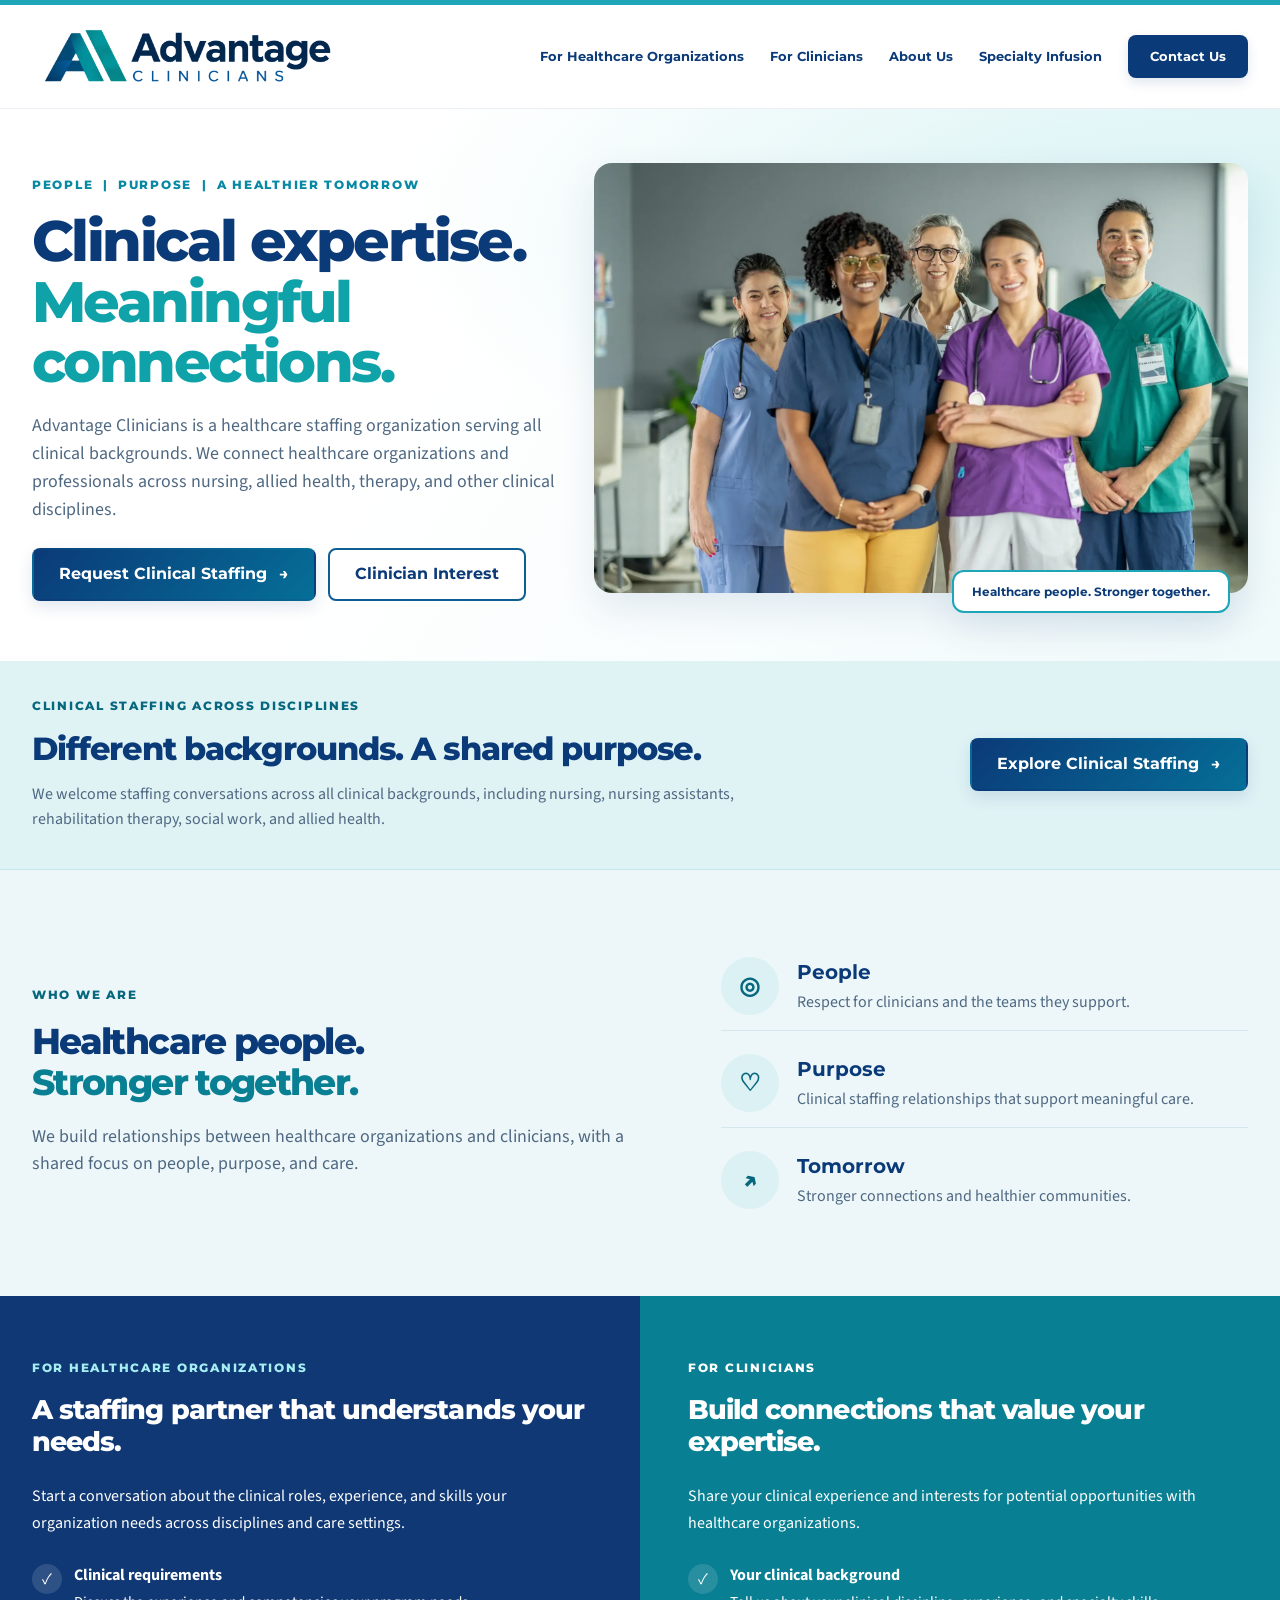
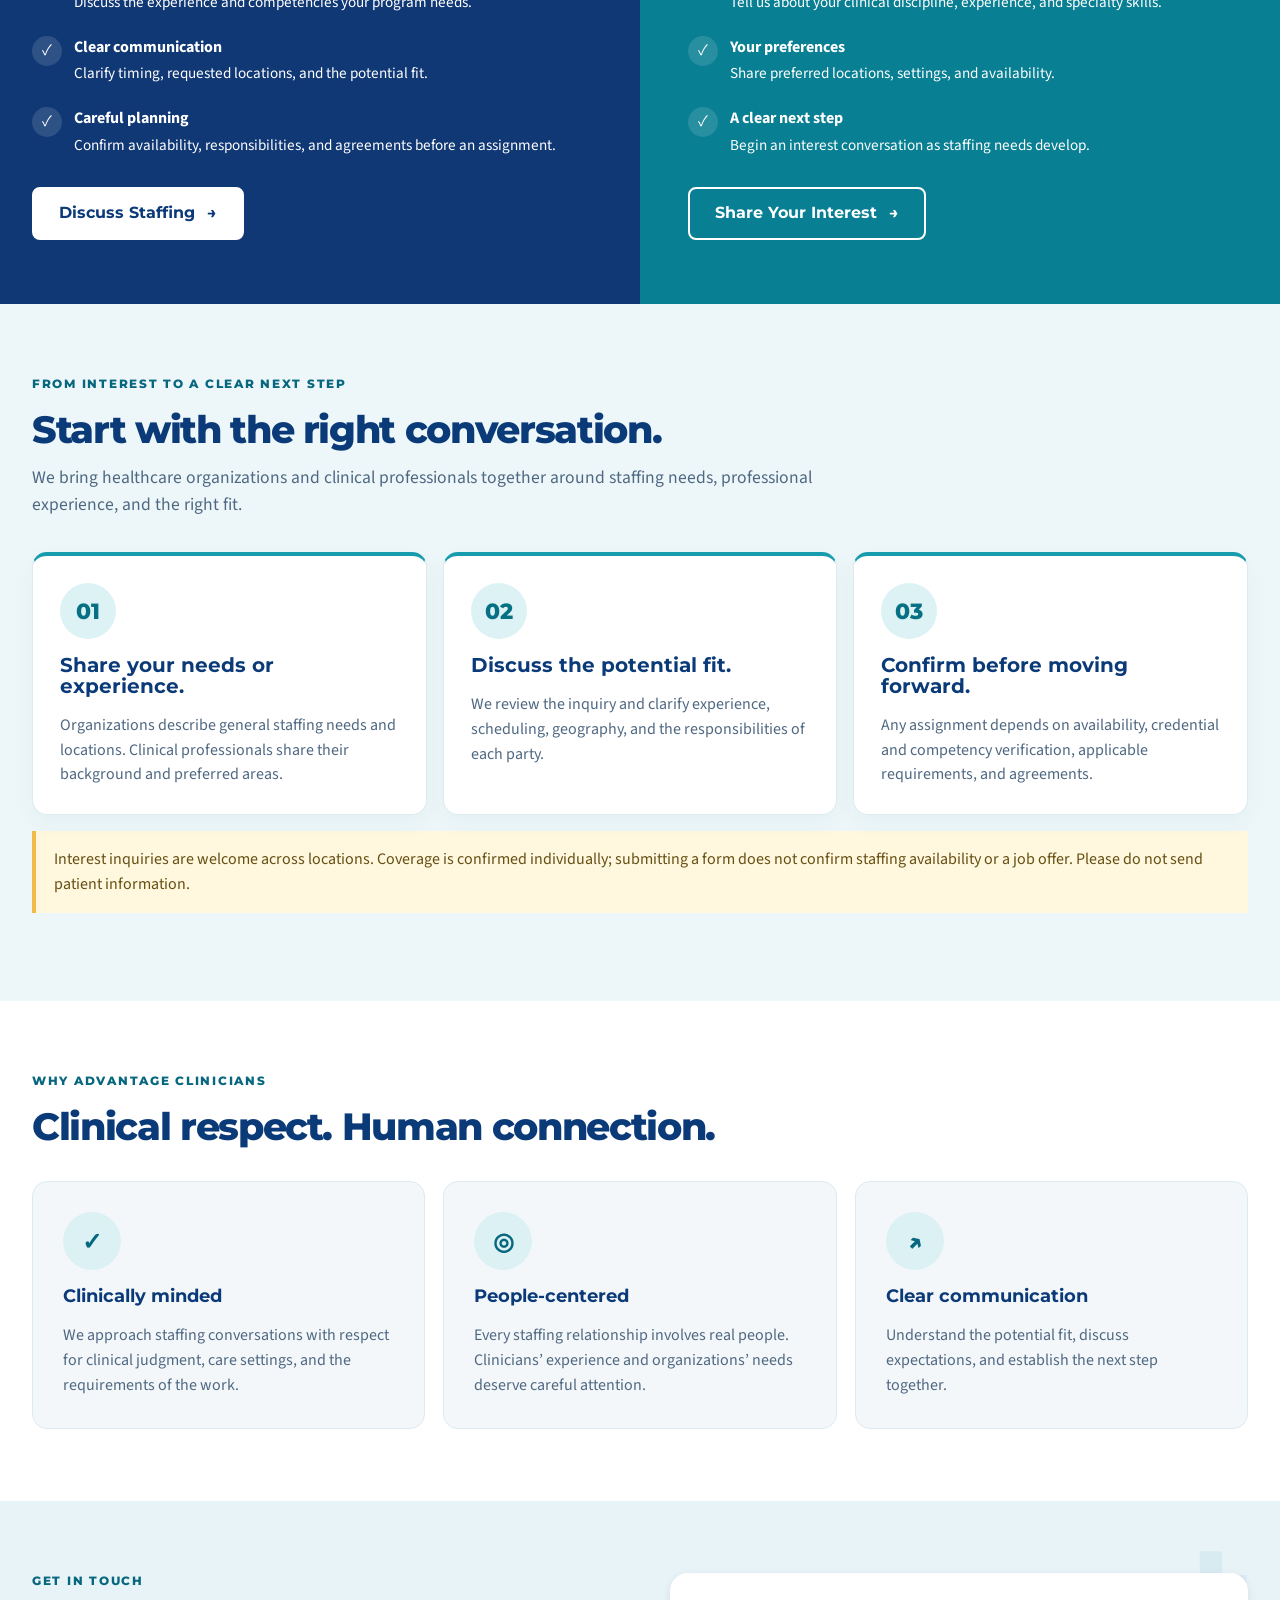
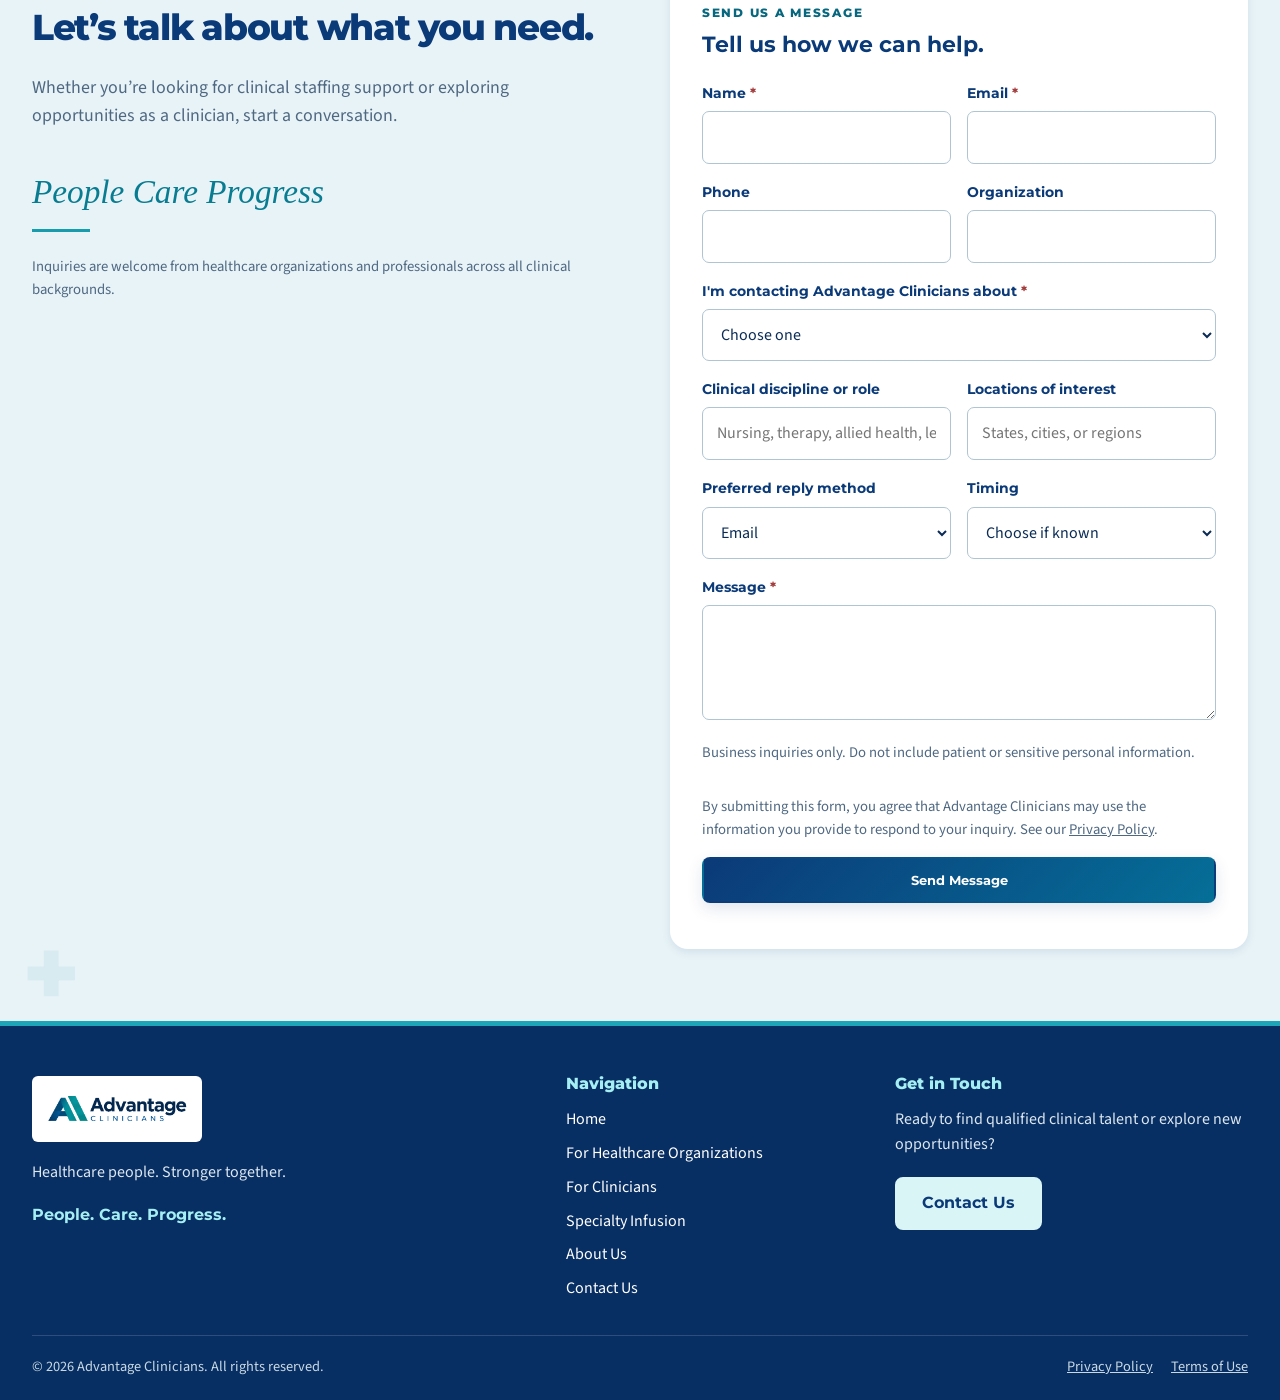
<file: index.html>
<!doctype html><html lang="en"><head>
<meta charset="utf-8"><meta name="viewport" content="width=device-width,initial-scale=1">
<title>Advantage Clinicians | Clinical Staffing Across Disciplines</title><meta name="description" content="Advantage Clinicians is a healthcare staffing organization serving all clinical backgrounds. We connect healthcare organizations and professionals across nursing, allied health, therapy, and other clinical disciplines.">
<link rel="canonical" href="https://advantageclinicians.com/"><link rel="icon" type="image/png" href="/assets/favicon.png">
<meta property="og:title" content="Advantage Clinicians | Clinical Staffing Across Disciplines"><meta property="og:description" content="Healthcare people. Stronger together."><meta property="og:type" content="website"><meta property="og:url" content="https://advantageclinicians.com/"><meta property="og:image" content="https://advantageclinicians.com/assets/og-image.jpg">
<meta name="twitter:card" content="summary_large_image"><meta name="twitter:title" content="Advantage Clinicians | Clinical Staffing Across Disciplines"><meta name="twitter:description" content="Healthcare people. Stronger together."><meta name="twitter:image" content="https://advantageclinicians.com/assets/og-image.jpg">
<link rel="stylesheet" href="/assets/styles.css"><script src="/assets/site.js" defer></script><script src="/assets/contact.js" defer></script></head><body><a class="skip-link" href="#main">Skip to content</a>
<header class="site-header"><div class="container header-inner"><a class="logo" href="/" aria-label="Advantage Clinicians home"><img src="/assets/advantage-clinicians-logo.png" alt="Advantage Clinicians"></a><button class="menu-button" aria-expanded="false" aria-controls="site-nav" aria-label="Open menu">☰</button><nav id="site-nav" class="nav" aria-label="Primary"><a href="/for-healthcare-organizations/">For Healthcare Organizations</a><a href="/for-clinicians/">For Clinicians</a><a href="/about/">About Us</a><a href="/specialty-infusion-nursing/">Specialty Infusion</a><a class="button-link" href="/contact/">Contact Us</a></nav></div></header>
<main id="main">
<section class="hero brand-hero"><div class="container hero-grid"><div class="hero-copy"><div class="eyebrow">People &nbsp;|&nbsp; Purpose &nbsp;|&nbsp; A Healthier Tomorrow</div><h1 class="hero-title"><span class="line">Clinical expertise.</span><span class="line accent">Meaningful</span><span class="line accent">connections.</span></h1><p class="lead">Advantage Clinicians is a healthcare staffing organization serving all clinical backgrounds. We connect healthcare organizations and professionals across nursing, allied health, therapy, and other clinical disciplines.</p><div class="hero-actions"><a class="btn btn-primary" href="/contact/?type=staffing">Request Clinical Staffing <span aria-hidden="true">→</span></a><a class="btn btn-secondary" href="/contact/?type=clinician">Clinician Interest</a></div></div><div class="hero-media brand-media"><img src="/assets/hero-colorful.webp" alt="A diverse group of five healthcare clinicians standing together"></div></div></section>

<section class="infusion-discovery-strip" aria-labelledby="clinical-disciplines-heading"><div class="container infusion-discovery-inner"><div><div class="eyebrow">Clinical staffing across disciplines</div><h2 id="clinical-disciplines-heading">Different backgrounds. A shared purpose.</h2><p>We welcome staffing conversations across all clinical backgrounds, including nursing, nursing assistants, rehabilitation therapy, social work, and allied health.</p></div><a class="btn btn-primary" href="/for-healthcare-organizations/">Explore Clinical Staffing <span aria-hidden="true">→</span></a></div></section>
<section class="section section-mist"><div class="container essence"><div><div class="eyebrow">Who we are</div><h2 class="essence-quote">Healthcare people.<span>Stronger together.</span></h2><p class="lead">We build relationships between healthcare organizations and clinicians, with a shared focus on people, purpose, and care.</p></div><div class="value-list"><div class="value-item"><div class="icon-circle" aria-hidden="true">◎</div><div><strong>People</strong><p>Respect for clinicians and the teams they support.</p></div></div><div class="value-item"><div class="icon-circle" aria-hidden="true">♡</div><div><strong>Purpose</strong><p>Clinical staffing relationships that support meaningful care.</p></div></div><div class="value-item"><div class="icon-circle" aria-hidden="true">↗</div><div><strong>Tomorrow</strong><p>Stronger connections and healthier communities.</p></div></div></div></div></section>
<section class="audience-band" aria-label="For organizations and clinicians"><div class="audience-band-panel"><div class="eyebrow">For healthcare organizations</div><h2>A staffing partner that understands your needs.</h2><p>Start a conversation about the clinical roles, experience, and skills your organization needs across disciplines and care settings.</p><ul class="audience-benefits"><li><strong>Clinical requirements</strong><span>Discuss the experience and competencies your program needs.</span></li><li><strong>Clear communication</strong><span>Clarify timing, requested locations, and the potential fit.</span></li><li><strong>Careful planning</strong><span>Confirm availability, responsibilities, and agreements before an assignment.</span></li></ul><a class="btn btn-light" href="/for-healthcare-organizations/">Discuss Staffing <span aria-hidden="true">→</span></a></div><div class="audience-band-panel"><div class="eyebrow">For clinicians</div><h2>Build connections that value your expertise.</h2><p>Share your clinical experience and interests for potential opportunities with healthcare organizations.</p><ul class="audience-benefits"><li><strong>Your clinical background</strong><span>Tell us about your clinical discipline, experience, and specialty skills.</span></li><li><strong>Your preferences</strong><span>Share preferred locations, settings, and availability.</span></li><li><strong>A clear next step</strong><span>Begin an interest conversation as staffing needs develop.</span></li></ul><a class="btn btn-light" href="/for-clinicians/">Share Your Interest <span aria-hidden="true">→</span></a></div></section>
<section class="section section-mist"><div class="container"><div class="section-title"><div class="eyebrow">From interest to a clear next step</div><h2>Start with the right conversation.</h2><p>We bring healthcare organizations and clinical professionals together around staffing needs, professional experience, and the right fit.</p></div><div class="steps"><article class="step"><div class="step-number">01</div><h3>Share your needs or experience.</h3><p>Organizations describe general staffing needs and locations. Clinical professionals share their background and preferred areas.</p></article><article class="step"><div class="step-number">02</div><h3>Discuss the potential fit.</h3><p>We review the inquiry and clarify experience, scheduling, geography, and the responsibilities of each party.</p></article><article class="step"><div class="step-number">03</div><h3>Confirm before moving forward.</h3><p>Any assignment depends on availability, credential and competency verification, applicable requirements, and agreements.</p></article></div><p class="notice">Interest inquiries are welcome across locations. Coverage is confirmed individually; submitting a form does not confirm staffing availability or a job offer. Please do not send patient information.</p></div></section>
<section class="section home-values"><div class="container"><div class="section-title"><div class="eyebrow">Why Advantage Clinicians</div><h2>Clinical respect. Human connection.</h2></div><div class="cards"><article class="card"><div class="icon-circle" aria-hidden="true">✓</div><h3>Clinically minded</h3><p>We approach staffing conversations with respect for clinical judgment, care settings, and the requirements of the work.</p></article><article class="card"><div class="icon-circle" aria-hidden="true">◎</div><h3>People-centered</h3><p>Every staffing relationship involves real people. Clinicians’ experience and organizations’ needs deserve careful attention.</p></article><article class="card"><div class="icon-circle" aria-hidden="true">↗</div><h3>Clear communication</h3><p>Understand the potential fit, discuss expectations, and establish the next step together.</p></article></div></div></section>
<section class="section home-contact" aria-labelledby="home-contact-title"><div class="container home-contact-grid"><div class="home-contact-copy"><div class="eyebrow">Get in touch</div><h2 id="home-contact-title">Let’s talk about what you need.</h2><p class="lead">Whether you’re looking for clinical staffing support or exploring opportunities as a clinician, start a conversation.</p><p class="home-mantra">People Care Progress</p><p class="help">Inquiries are welcome from healthcare organizations and professionals across all clinical backgrounds.</p></div><form class="home-contact-form" aria-labelledby="home-form-title" name="contact" method="POST" action="/thank-you/" data-netlify="true" data-contact-tracking netlify-honeypot="bot-field"><input type="hidden" name="form-name" value="contact"><input type="hidden" name="submission_reference" value="">
<input type="hidden" name="page_url" value="">
<input type="hidden" name="landing_page" value="">
<input type="hidden" name="referring_page" value="">
<input type="hidden" name="utm_source" value="">
<input type="hidden" name="utm_medium" value="">
<input type="hidden" name="utm_campaign" value="">
<input type="hidden" name="utm_content" value="">
<input type="hidden" name="utm_term" value="">
<input type="hidden" name="client_submitted_at" value="">
<input type="hidden" name="client_timezone" value="">
<input type="hidden" name="source_page" value="/">
<input type="hidden" name="capture_version" value="2026-11-12">
<p class="hp" hidden aria-hidden="true"><label>Don't fill this out if you're human: <input name="bot-field" tabindex="-1" autocomplete="off"></label></p>
<div class="eyebrow">Send us a message</div><h3 id="home-form-title">Tell us how we can help.</h3><div class="field-grid"><div class="field"><label for="name">Name <span class="required">*</span></label><input id="name" name="name" maxlength="100" autocomplete="name" required></div><div class="field"><label for="email">Email <span class="required">*</span></label><input id="email" type="email" name="email" maxlength="254" autocomplete="email" required></div></div>
<div class="field-grid"><div class="field"><label for="phone">Phone</label><input id="phone" type="tel" name="phone" maxlength="32" autocomplete="tel"></div><div class="field"><label for="organization">Organization</label><input id="organization" name="organization" maxlength="130" autocomplete="organization"></div></div>
<div class="field"><label for="inquiry-type">I'm contacting Advantage Clinicians about <span class="required">*</span></label><select id="inquiry-type" name="inquiry_type" required><option value="">Choose one</option><option>Staffing for my organization</option><option>Clinical opportunities</option><option>General question</option></select></div>
<div class="field-grid"><div class="field"><label for="clinical-background">Clinical discipline or role</label><input id="clinical-background" name="clinical_discipline" maxlength="120" placeholder="Nursing, therapy, allied health, leadership, or another role"></div><div class="field"><label for="service-locations">Locations of interest</label><input id="service-locations" name="service_locations" maxlength="160" placeholder="States, cities, or regions"></div></div>
<div class="field-grid"><div class="field"><label for="contact-preference">Preferred reply method</label><select id="contact-preference" name="preferred_contact"><option>Email</option><option>Phone</option><option>Either</option></select></div><div class="field"><label for="contact-timing">Timing</label><select id="contact-timing" name="need_timing"><option value="">Choose if known</option><option>As soon as possible</option><option>Within 30 days</option><option>More than 30 days away</option><option>Exploratory planning</option></select></div></div>
<div class="field"><label for="message">Message <span class="required">*</span></label><textarea id="message" name="message" maxlength="2000" aria-describedby="message-help" required></textarea><p class="help" id="message-help">Business inquiries only. Do not include patient or sensitive personal information.</p></div>
<p class="help">By submitting this form, you agree that Advantage Clinicians may use the information you provide to respond to your inquiry. See our <a href="/privacy/">Privacy Policy</a>.</p><button class="btn btn-primary" type="submit">Send Message</button><p class="help" data-submit-status role="status" aria-live="polite" tabindex="-1"></p></form></div></section>
</main>
<footer><div class="container"><div class="footer-grid"><div><img class="footer-logo" src="/assets/advantage-clinicians-logo.png" alt="Advantage Clinicians"><p class="footer-copy">Healthcare people. Stronger together.</p><p class="footer-mantra">People. Care. Progress.</p></div><div><h3 class="footer-title">Navigation</h3><div class="footer-links"><a href="/">Home</a><a href="/for-healthcare-organizations/">For Healthcare Organizations</a><a href="/for-clinicians/">For Clinicians</a><a href="/specialty-infusion-nursing/">Specialty Infusion</a><a href="/about/">About Us</a><a href="/contact/">Contact Us</a></div></div><div><h3 class="footer-title">Get in Touch</h3><p class="footer-copy" style="margin-top:0">Ready to find qualified clinical talent or explore new opportunities?</p><a class="btn btn-light footer-cta" href="/contact/">Contact Us</a></div></div><div class="footer-bottom"><span>© 2026 Advantage Clinicians. All rights reserved.</span><span class="legal-links"><a href="/privacy/">Privacy Policy</a><a href="/terms/">Terms of Use</a></span></div></div></footer></body></html>
</file>
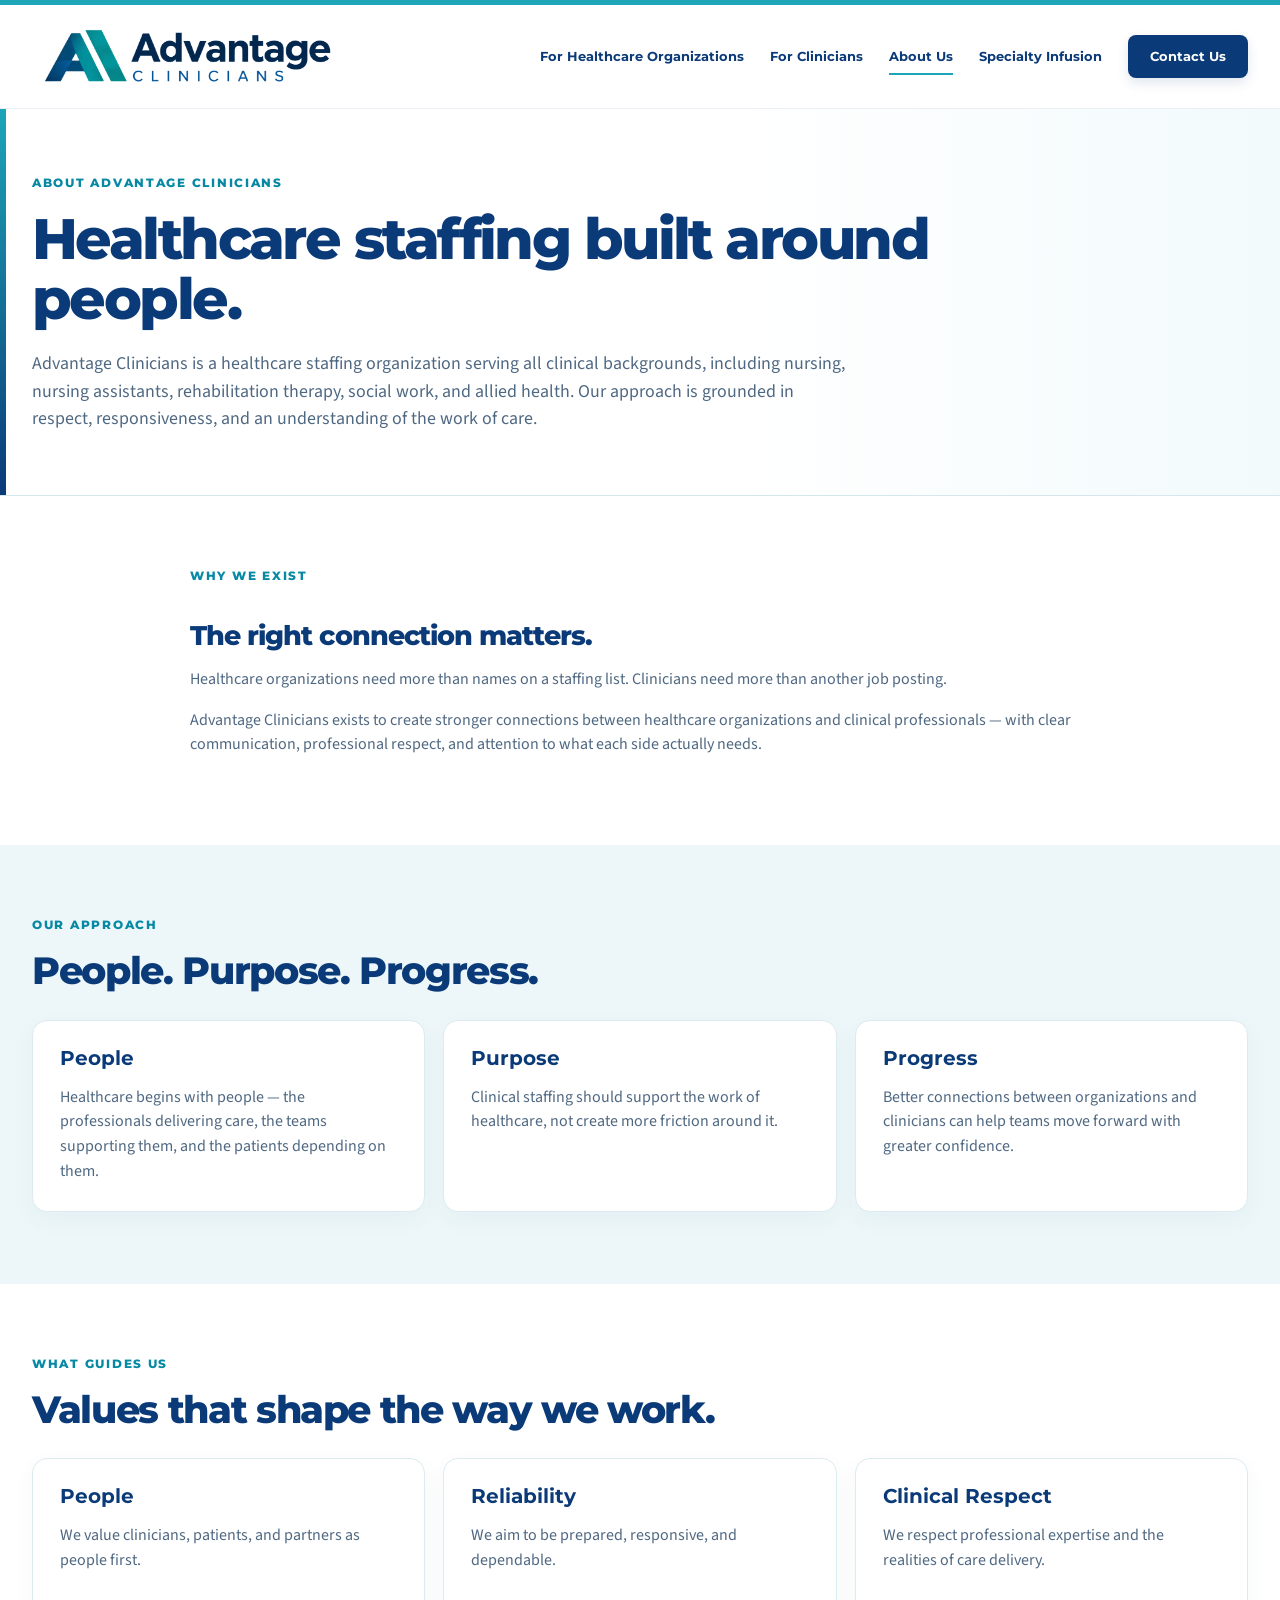
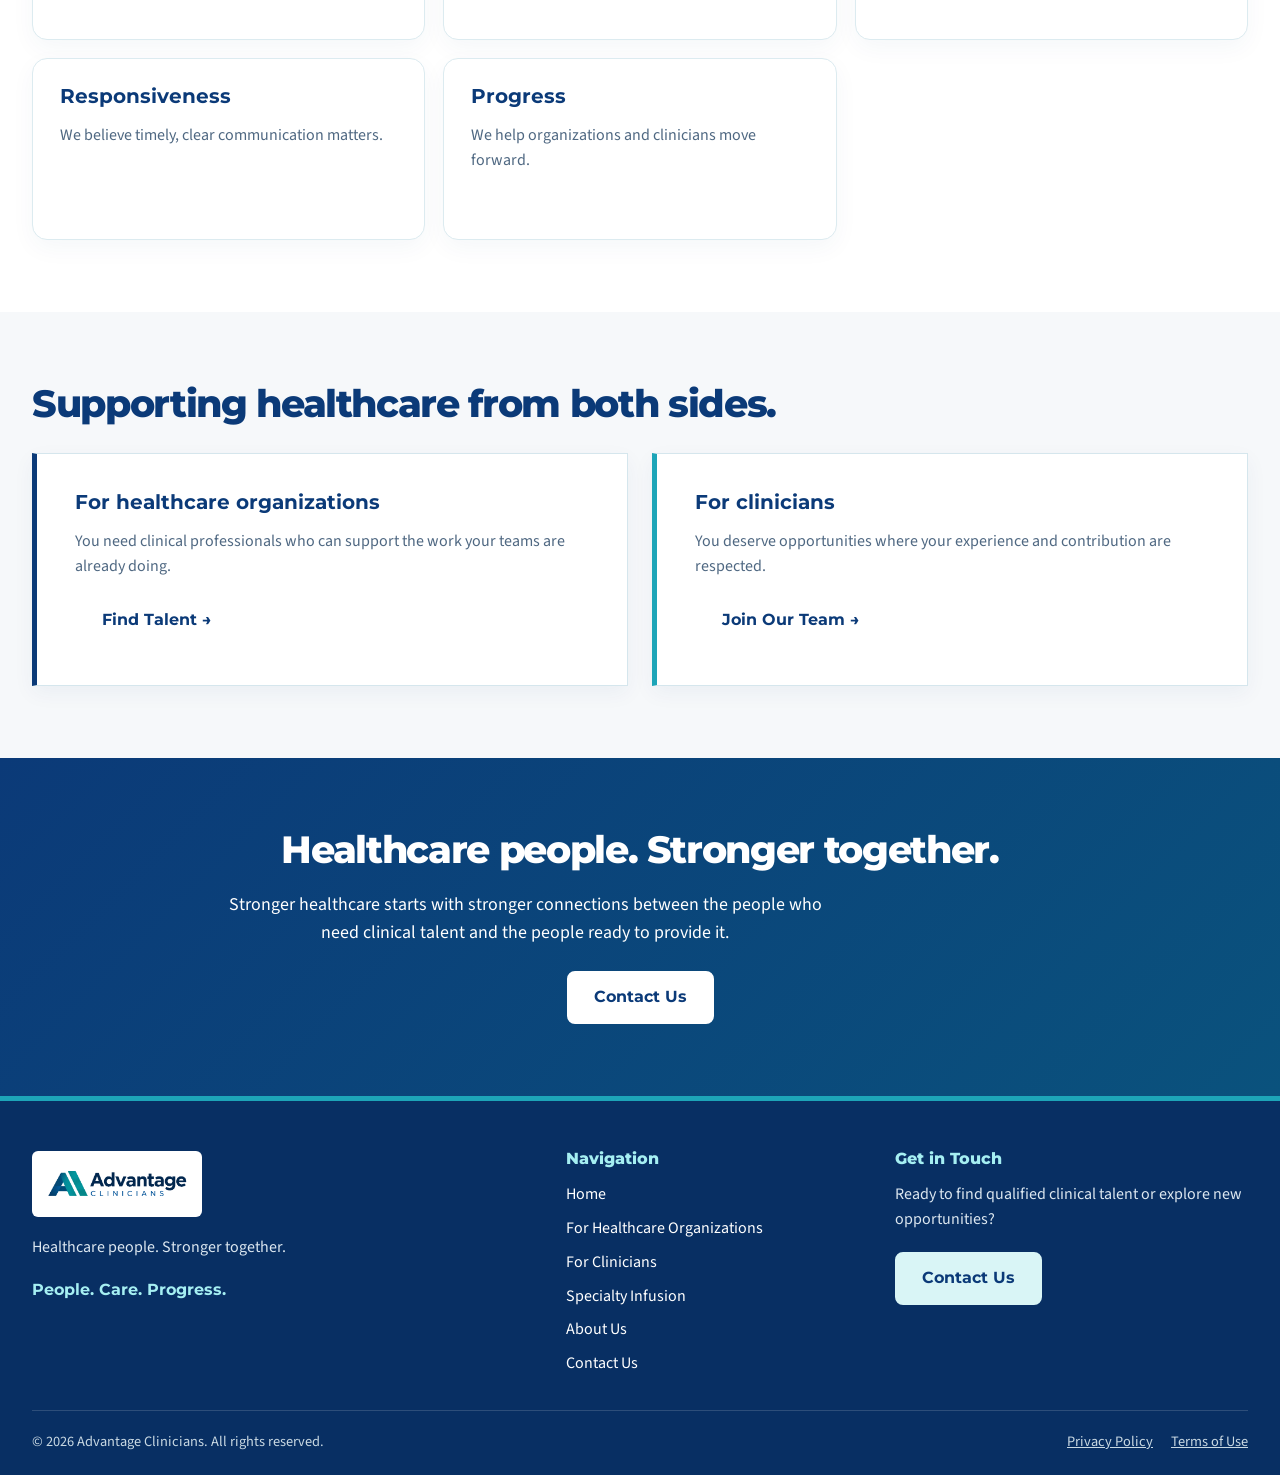
<file: about/index.html>
<!doctype html><html lang="en"><head>
<meta charset="utf-8"><meta name="viewport" content="width=device-width,initial-scale=1">
<title>About Advantage Clinicians | Healthcare Staffing</title><meta name="description" content="Learn about Advantage Clinicians and our people-centered approach to connecting healthcare organizations with clinical professionals.">
<link rel="canonical" href="https://advantageclinicians.com/about/"><link rel="icon" type="image/png" href="/assets/favicon.png">
<meta property="og:title" content="About Advantage Clinicians | Healthcare Staffing"><meta property="og:description" content="Learn about Advantage Clinicians and our people-centered approach to connecting healthcare organizations with clinical professionals."><meta property="og:type" content="website"><meta property="og:url" content="https://advantageclinicians.com/about/"><meta property="og:image" content="https://advantageclinicians.com/assets/og-image.jpg">
<meta name="twitter:card" content="summary_large_image"><meta name="twitter:title" content="About Advantage Clinicians | Healthcare Staffing"><meta name="twitter:description" content="Learn about Advantage Clinicians and our people-centered approach to connecting healthcare organizations with clinical professionals."><meta name="twitter:image" content="https://advantageclinicians.com/assets/og-image.jpg">
<link rel="stylesheet" href="/assets/styles.css"><script src="/assets/site.js" defer></script><script src="/assets/contact.js" defer></script></head><body><a class="skip-link" href="#main">Skip to content</a><header class="site-header"><div class="container header-inner"><a class="logo" href="/" aria-label="Advantage Clinicians home"><img src="/assets/advantage-clinicians-logo.png" alt="Advantage Clinicians"></a><button class="menu-button" aria-expanded="false" aria-controls="site-nav" aria-label="Open menu">☰</button><nav id="site-nav" class="nav" aria-label="Primary"><a  href="/for-healthcare-organizations/">For Healthcare Organizations</a><a  href="/for-clinicians/">For Clinicians</a><a aria-current="page" href="/about/">About Us</a><a href="/specialty-infusion-nursing/">Specialty Infusion</a><a class="button-link"  href="/contact/">Contact Us</a></nav></div></header><main id="main"><section class="simple-hero"><div class="container"><div class="eyebrow" style="color:#8ee1ea">About Advantage Clinicians</div><h1>Healthcare staffing built around people.</h1><p class="lead">Advantage Clinicians is a healthcare staffing organization serving all clinical backgrounds, including nursing, nursing assistants, rehabilitation therapy, social work, and allied health. Our approach is grounded in respect, responsiveness, and an understanding of the work of care.</p></div></section>
<section class="section"><div class="container legal-page"><div class="eyebrow">Why we exist</div><h2>The right connection matters.</h2><p>Healthcare organizations need more than names on a staffing list. Clinicians need more than another job posting.</p><p>Advantage Clinicians exists to create stronger connections between healthcare organizations and clinical professionals — with clear communication, professional respect, and attention to what each side actually needs.</p></div></section>
<section class="section section-mist"><div class="container"><div class="eyebrow">Our approach</div><h2>People. Purpose. Progress.</h2><div class="cards" style="margin-top:28px"><article class="card"><h3>People</h3><p>Healthcare begins with people — the professionals delivering care, the teams supporting them, and the patients depending on them.</p></article><article class="card"><h3>Purpose</h3><p>Clinical staffing should support the work of healthcare, not create more friction around it.</p></article><article class="card"><h3>Progress</h3><p>Better connections between organizations and clinicians can help teams move forward with greater confidence.</p></article></div></div></section>
<section class="section"><div class="container"><div class="eyebrow">What guides us</div><h2>Values that shape the way we work.</h2><div class="cards" style="margin-top:28px"><article class="card"><h3>People</h3><p>We value clinicians, patients, and partners as people first.</p></article><article class="card"><h3>Reliability</h3><p>We aim to be prepared, responsive, and dependable.</p></article><article class="card"><h3>Clinical Respect</h3><p>We respect professional expertise and the realities of care delivery.</p></article><article class="card"><h3>Responsiveness</h3><p>We believe timely, clear communication matters.</p></article><article class="card"><h3>Progress</h3><p>We help organizations and clinicians move forward.</p></article></div></div></section>
<section class="section section-soft"><div class="container"><h2>Supporting healthcare from both sides.</h2><div class="split" style="margin-top:28px"><div class="panel navy"><h3>For healthcare organizations</h3><p>You need clinical professionals who can support the work your teams are already doing.</p><a class="btn btn-light" href="/for-healthcare-organizations/">Find Talent →</a></div><div class="panel teal"><h3>For clinicians</h3><p>You deserve opportunities where your experience and contribution are respected.</p><a class="btn btn-light" href="/for-clinicians/">Join Our Team →</a></div></div></div></section>
<section class="section section-dark"><div class="container center" style="max-width:850px"><h2>Healthcare people. Stronger together.</h2><p class="lead">Stronger healthcare starts with stronger connections between the people who need clinical talent and the people ready to provide it.</p><div class="hero-actions" style="justify-content:center"><a class="btn btn-light" href="/contact/">Contact Us</a></div></div></section></main><footer><div class="container"><div class="footer-grid"><div><img class="footer-logo" src="/assets/advantage-clinicians-logo.png" alt="Advantage Clinicians"><p class="footer-copy">Healthcare people. Stronger together.</p><p class="footer-mantra">People. Care. Progress.</p></div><div><h3 class="footer-title">Navigation</h3><div class="footer-links"><a href="/">Home</a><a href="/for-healthcare-organizations/">For Healthcare Organizations</a><a href="/for-clinicians/">For Clinicians</a><a href="/specialty-infusion-nursing/">Specialty Infusion</a><a href="/about/">About Us</a><a href="/contact/">Contact Us</a></div></div><div><h3 class="footer-title">Get in Touch</h3><p class="footer-copy" style="margin-top:0">Ready to find qualified clinical talent or explore new opportunities?</p><a class="btn btn-light footer-cta" href="/contact/">Contact Us</a></div></div><div class="footer-bottom"><span>© 2026 Advantage Clinicians. All rights reserved.</span><span class="legal-links"><a href="/privacy/">Privacy Policy</a><a href="/terms/">Terms of Use</a></span></div></div></footer></body></html>
</file>
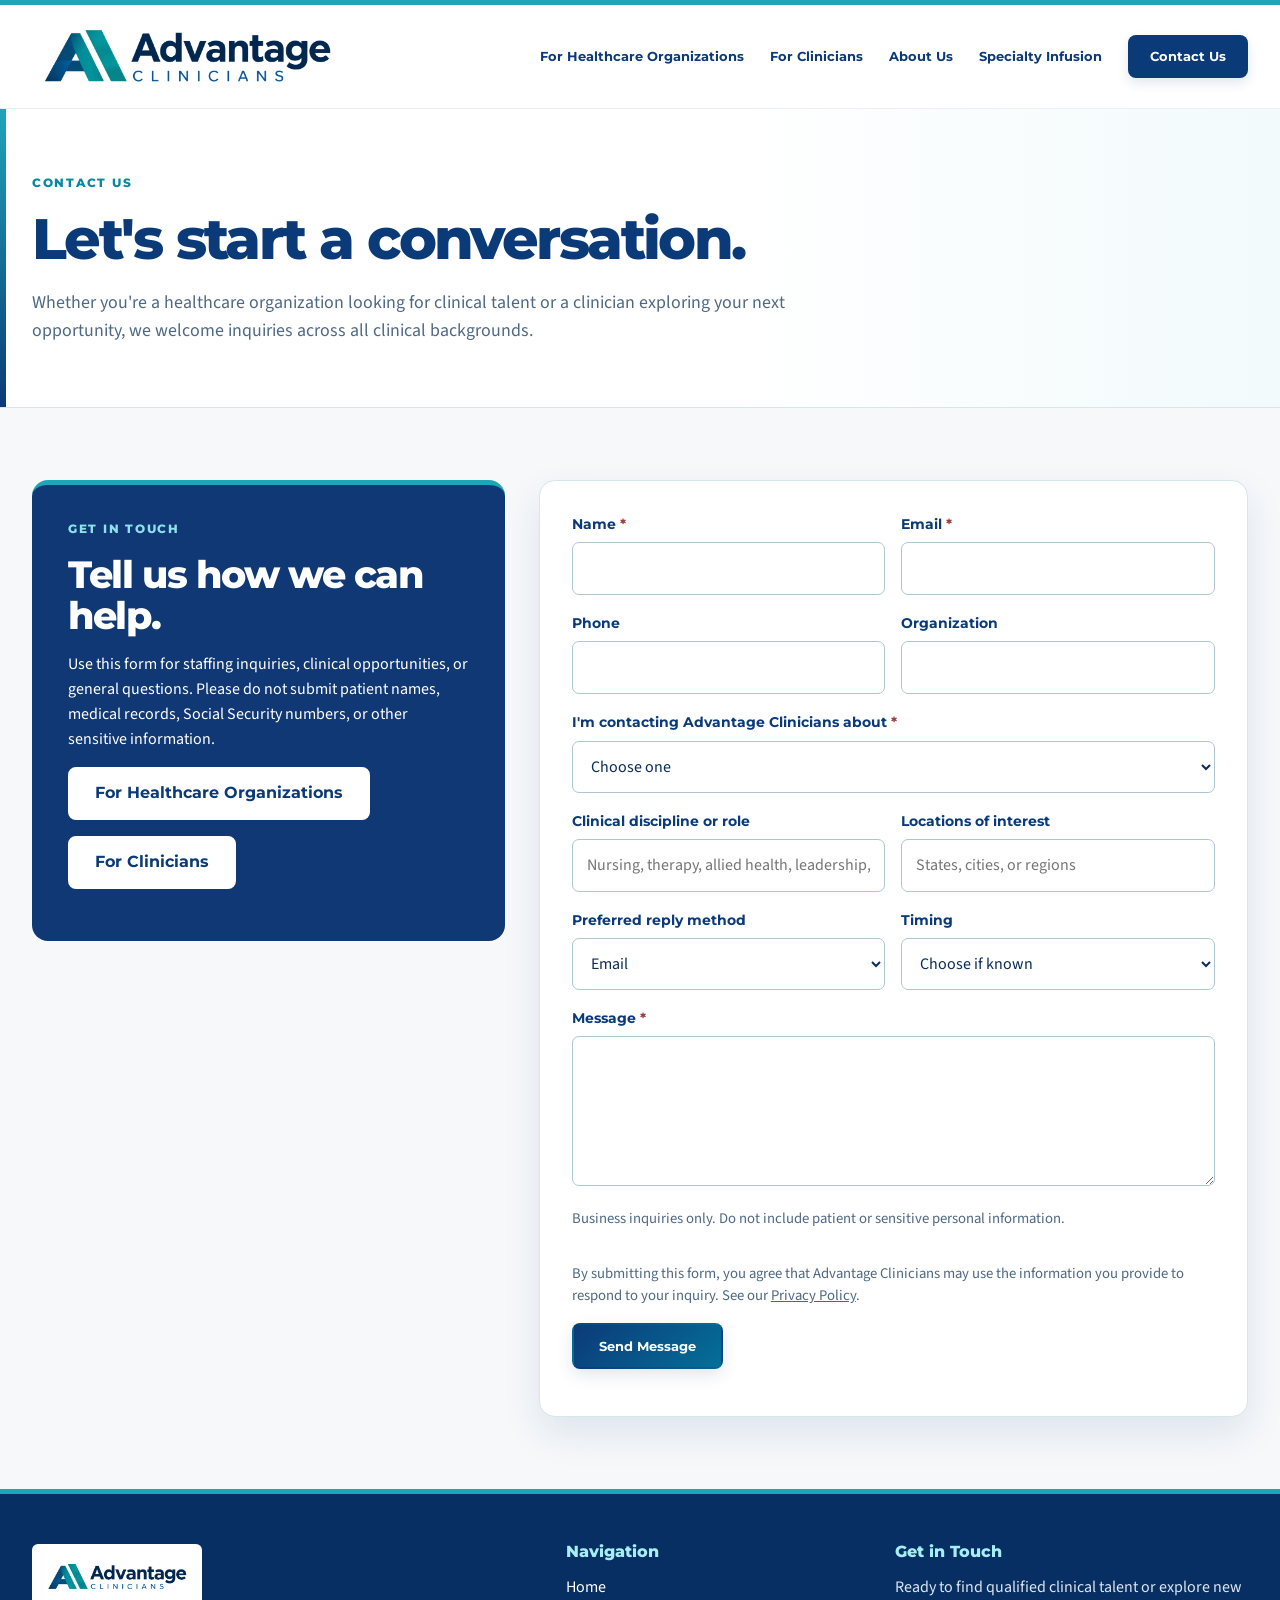
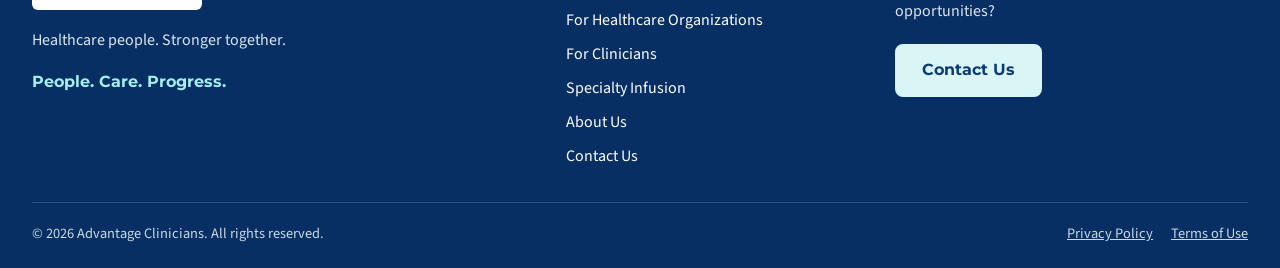
<file: contact/index.html>
<!doctype html><html lang="en"><head>
<meta charset="utf-8"><meta name="viewport" content="width=device-width,initial-scale=1">
<title>Contact Advantage Clinicians</title><meta name="description" content="Contact Advantage Clinicians about healthcare staffing needs, clinical opportunities, or general questions.">
<link rel="canonical" href="https://advantageclinicians.com/contact/"><link rel="icon" type="image/png" href="/assets/favicon.png">
<meta property="og:title" content="Contact Advantage Clinicians"><meta property="og:description" content="Contact Advantage Clinicians about healthcare staffing needs, clinical opportunities, or general questions."><meta property="og:type" content="website"><meta property="og:url" content="https://advantageclinicians.com/contact/"><meta property="og:image" content="https://advantageclinicians.com/assets/og-image.jpg">
<meta name="twitter:card" content="summary_large_image"><meta name="twitter:title" content="Contact Advantage Clinicians"><meta name="twitter:description" content="Contact Advantage Clinicians about healthcare staffing needs, clinical opportunities, or general questions."><meta name="twitter:image" content="https://advantageclinicians.com/assets/og-image.jpg">
<link rel="stylesheet" href="/assets/styles.css"><script src="/assets/site.js" defer></script><script src="/assets/contact.js" defer></script></head><body><a class="skip-link" href="#main">Skip to content</a><header class="site-header"><div class="container header-inner"><a class="logo" href="/" aria-label="Advantage Clinicians home"><img src="/assets/advantage-clinicians-logo.png" alt="Advantage Clinicians"></a><button class="menu-button" aria-expanded="false" aria-controls="site-nav" aria-label="Open menu">☰</button><nav id="site-nav" class="nav" aria-label="Primary"><a  href="/for-healthcare-organizations/">For Healthcare Organizations</a><a  href="/for-clinicians/">For Clinicians</a><a  href="/about/">About Us</a><a href="/specialty-infusion-nursing/">Specialty Infusion</a><a class="button-link" aria-current="page" href="/contact/">Contact Us</a></nav></div></header><main id="main"><section class="simple-hero"><div class="container"><div class="eyebrow" style="color:#8ee1ea">Contact Us</div><h1>Let's start a conversation.</h1><p class="lead">Whether you're a healthcare organization looking for clinical talent or a clinician exploring your next opportunity, we welcome inquiries across all clinical backgrounds.</p></div></section>
<section class="section section-soft"><div class="container form-wrap"><aside class="contact-aside"><div class="eyebrow" style="color:#8ee1ea">Get in touch</div><h2>Tell us how we can help.</h2><p>Use this form for staffing inquiries, clinical opportunities, or general questions. Please do not submit patient names, medical records, Social Security numbers, or other sensitive information.</p><p><a class="btn btn-light" href="/for-healthcare-organizations/">For Healthcare Organizations</a></p><p><a class="btn btn-light" href="/for-clinicians/">For Clinicians</a></p></aside>
<form name="contact" method="POST" action="/thank-you/" data-netlify="true" data-contact-tracking netlify-honeypot="bot-field"><input type="hidden" name="form-name" value="contact"><input type="hidden" name="submission_reference" value="">
<input type="hidden" name="page_url" value="">
<input type="hidden" name="landing_page" value="">
<input type="hidden" name="referring_page" value="">
<input type="hidden" name="utm_source" value="">
<input type="hidden" name="utm_medium" value="">
<input type="hidden" name="utm_campaign" value="">
<input type="hidden" name="utm_content" value="">
<input type="hidden" name="utm_term" value="">
<input type="hidden" name="client_submitted_at" value="">
<input type="hidden" name="client_timezone" value="">
<input type="hidden" name="source_page" value="/contact/">
<input type="hidden" name="capture_version" value="2026-11-12">
<p class="hp" hidden aria-hidden="true"><label>Don't fill this out if you're human: <input name="bot-field" tabindex="-1" autocomplete="off"></label></p>
<div class="field-grid"><div class="field"><label for="name">Name <span class="required">*</span></label><input id="name" name="name" maxlength="100" autocomplete="name" required></div><div class="field"><label for="email">Email <span class="required">*</span></label><input id="email" type="email" name="email" maxlength="254" autocomplete="email" required></div></div>
<div class="field-grid"><div class="field"><label for="phone">Phone</label><input id="phone" type="tel" name="phone" maxlength="32" autocomplete="tel"></div><div class="field"><label for="organization">Organization</label><input id="organization" name="organization" maxlength="130" autocomplete="organization"></div></div>
<div class="field"><label for="inquiry-type">I'm contacting Advantage Clinicians about <span class="required">*</span></label><select id="inquiry-type" name="inquiry_type" required><option value="">Choose one</option><option>Staffing for my organization</option><option>Clinical opportunities</option><option>General question</option></select></div>
<div class="field-grid"><div class="field"><label for="clinical-background">Clinical discipline or role</label><input id="clinical-background" name="clinical_discipline" maxlength="120" placeholder="Nursing, therapy, allied health, leadership, or another role"></div><div class="field"><label for="service-locations">Locations of interest</label><input id="service-locations" name="service_locations" maxlength="160" placeholder="States, cities, or regions"></div></div>
<div class="field-grid"><div class="field"><label for="contact-preference">Preferred reply method</label><select id="contact-preference" name="preferred_contact"><option>Email</option><option>Phone</option><option>Either</option></select></div><div class="field"><label for="contact-timing">Timing</label><select id="contact-timing" name="need_timing"><option value="">Choose if known</option><option>As soon as possible</option><option>Within 30 days</option><option>More than 30 days away</option><option>Exploratory planning</option></select></div></div>
<div class="field"><label for="message">Message <span class="required">*</span></label><textarea id="message" name="message" maxlength="2000" aria-describedby="message-help" required></textarea><p class="help" id="message-help">Business inquiries only. Do not include patient or sensitive personal information.</p></div>
<p class="help">By submitting this form, you agree that Advantage Clinicians may use the information you provide to respond to your inquiry. See our <a href="/privacy/">Privacy Policy</a>.</p><button class="btn btn-primary" type="submit">Send Message</button><p class="help" data-submit-status role="status" aria-live="polite" tabindex="-1"></p></form></div></section></main><footer><div class="container"><div class="footer-grid"><div><img class="footer-logo" src="/assets/advantage-clinicians-logo.png" alt="Advantage Clinicians"><p class="footer-copy">Healthcare people. Stronger together.</p><p class="footer-mantra">People. Care. Progress.</p></div><div><h3 class="footer-title">Navigation</h3><div class="footer-links"><a href="/">Home</a><a href="/for-healthcare-organizations/">For Healthcare Organizations</a><a href="/for-clinicians/">For Clinicians</a><a href="/specialty-infusion-nursing/">Specialty Infusion</a><a href="/about/">About Us</a><a href="/contact/">Contact Us</a></div></div><div><h3 class="footer-title">Get in Touch</h3><p class="footer-copy" style="margin-top:0">Ready to find qualified clinical talent or explore new opportunities?</p><a class="btn btn-light footer-cta" href="/contact/">Contact Us</a></div></div><div class="footer-bottom"><span>© 2026 Advantage Clinicians. All rights reserved.</span><span class="legal-links"><a href="/privacy/">Privacy Policy</a><a href="/terms/">Terms of Use</a></span></div></div></footer></body></html>
</file>
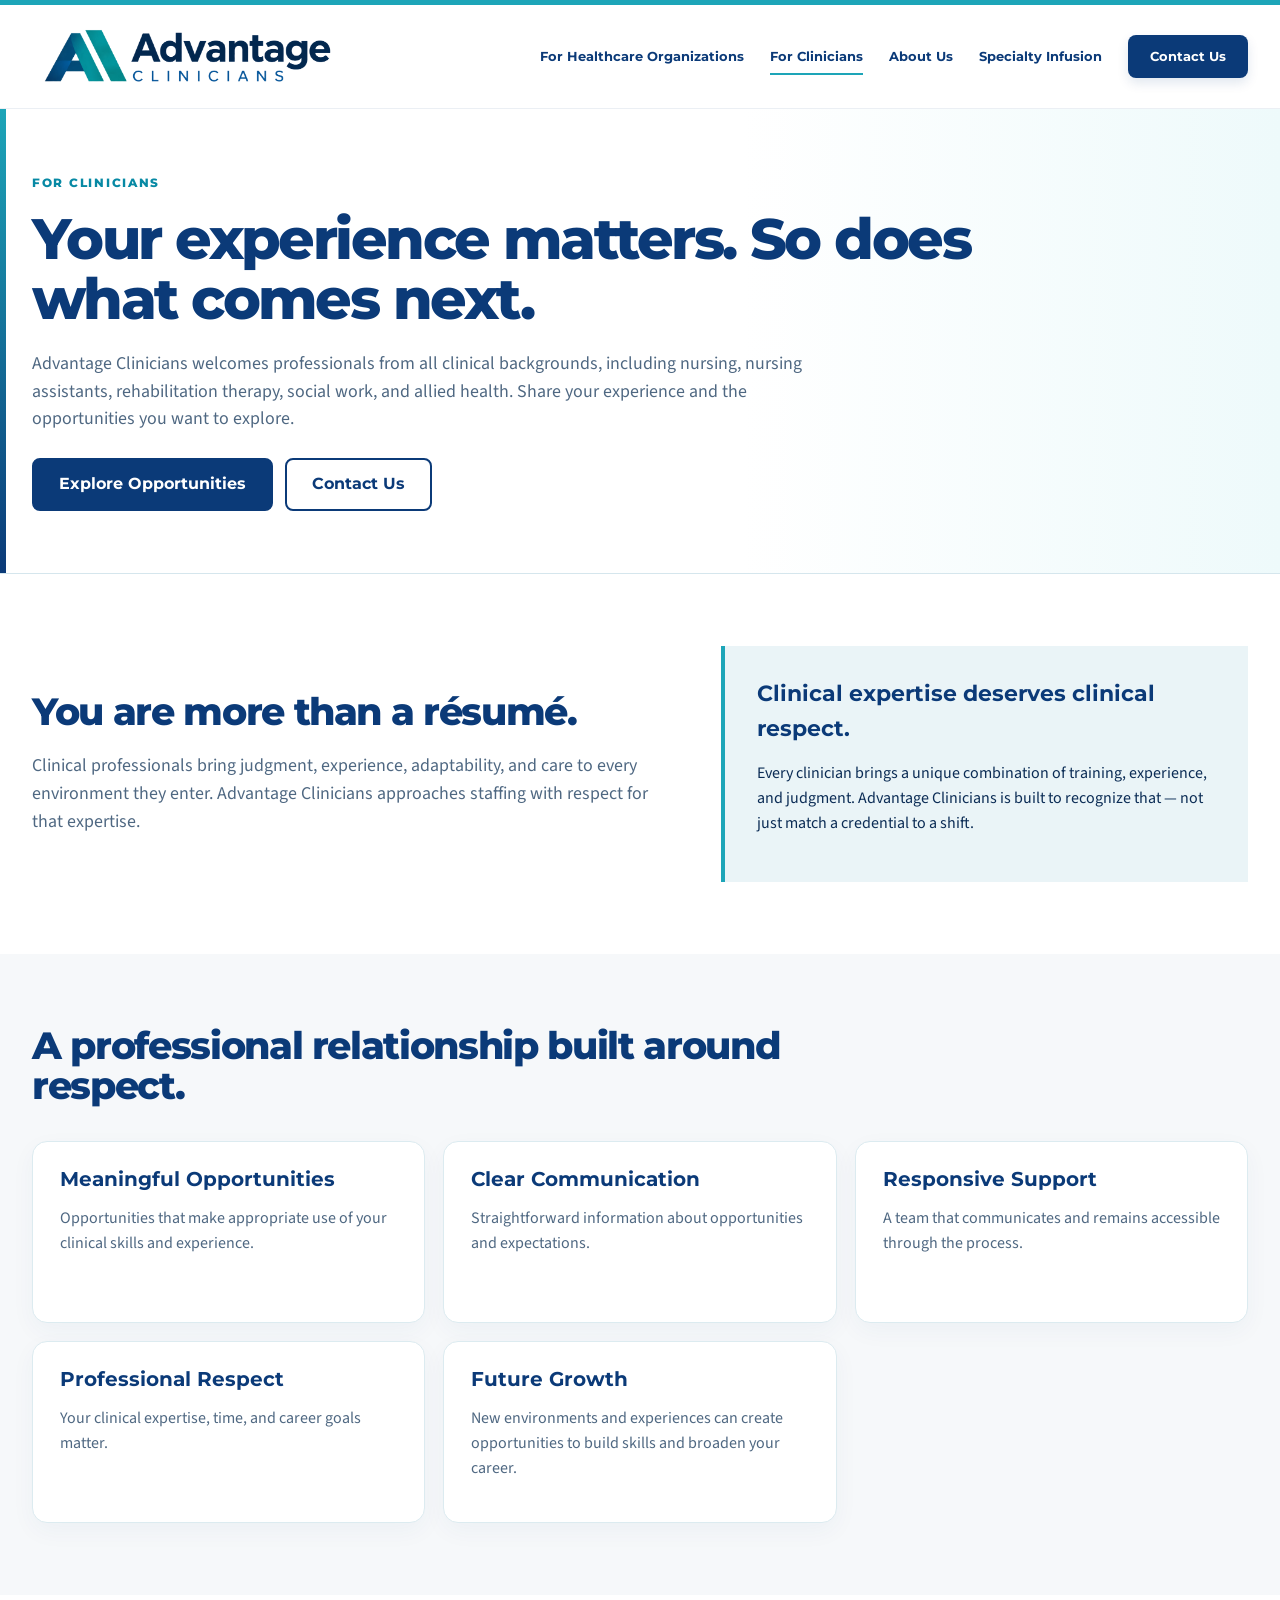
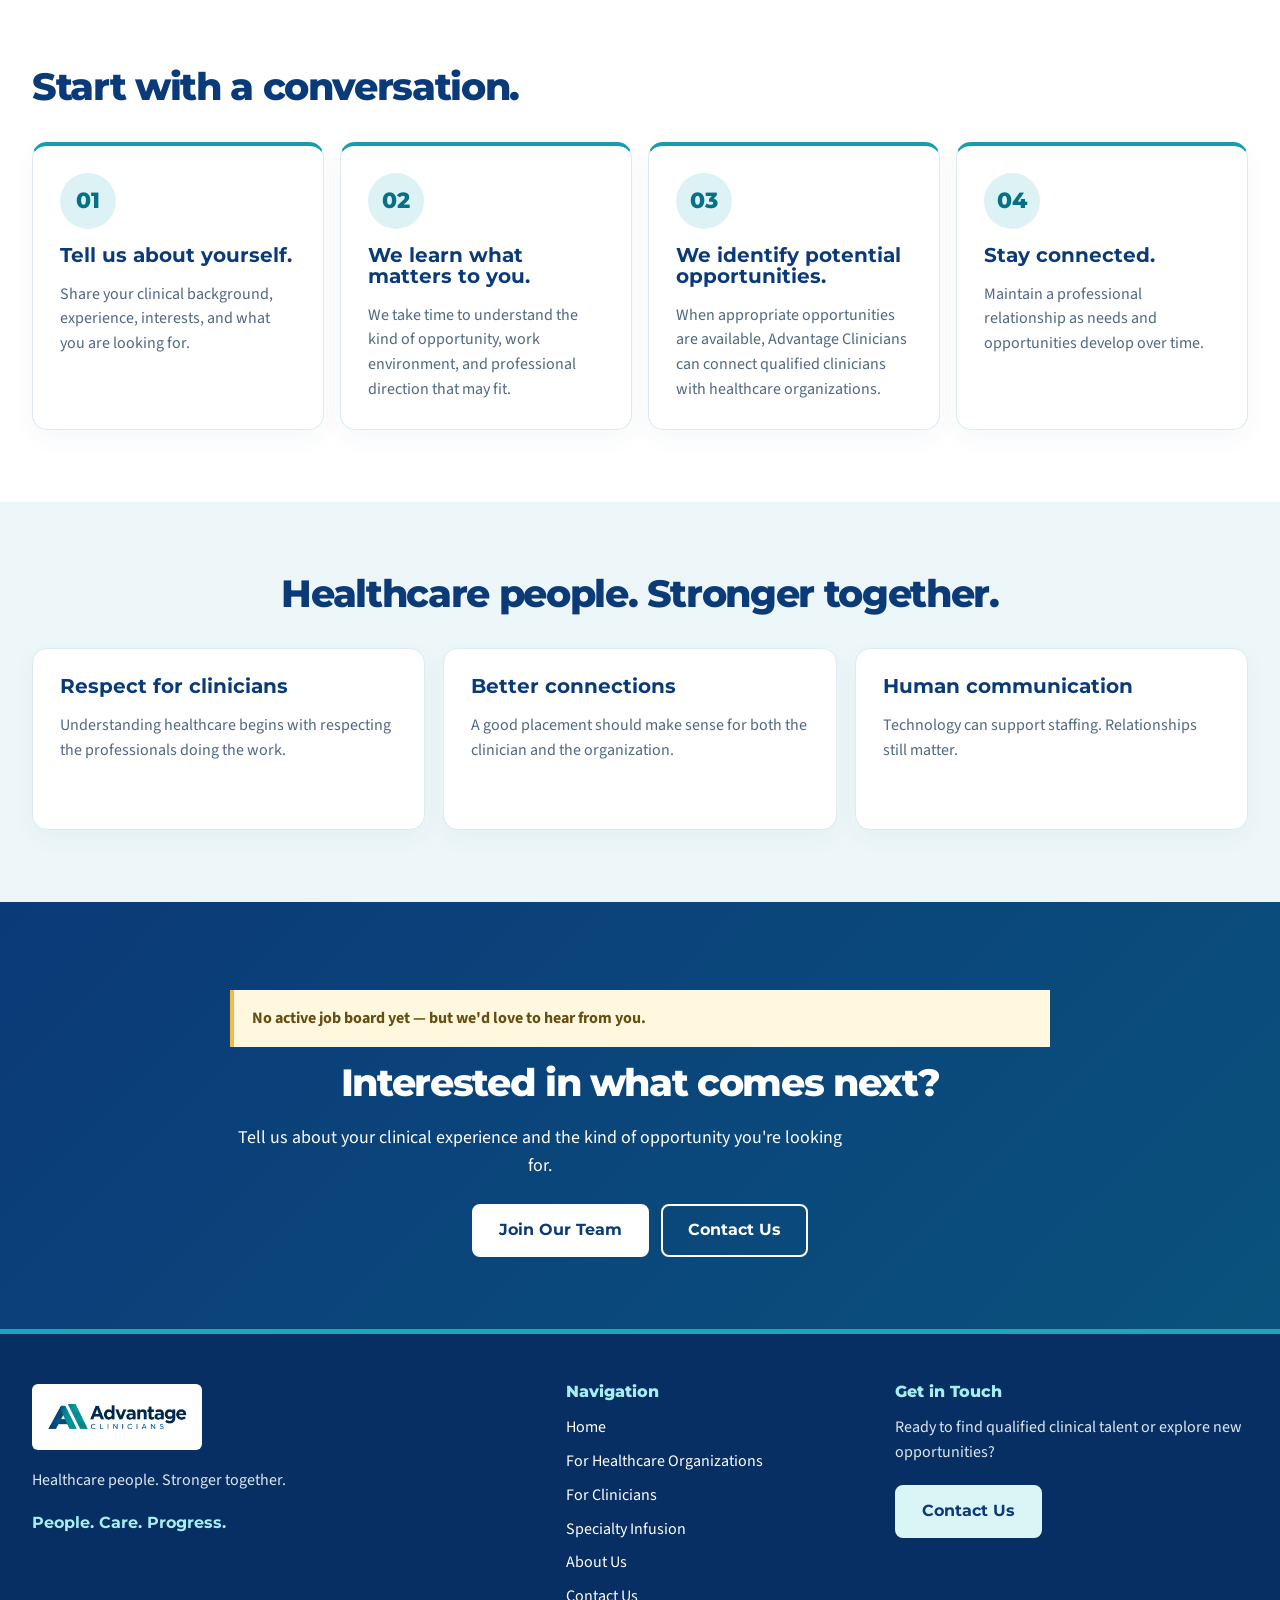
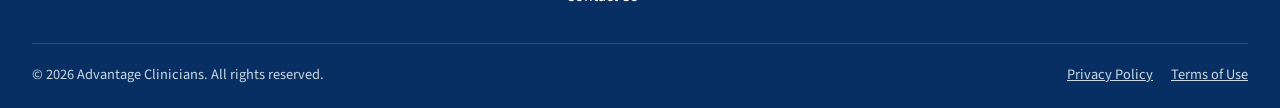
<file: for-clinicians/index.html>
<!doctype html><html lang="en"><head>
<meta charset="utf-8"><meta name="viewport" content="width=device-width,initial-scale=1">
<title>Clinical Opportunities | Advantage Clinicians</title><meta name="description" content="Advantage Clinicians welcomes professionals from all clinical backgrounds, including nursing, nursing assistants, rehabilitation therapy, social work, and allied health. Share your experience and the opportunities you want to explore.">
<link rel="canonical" href="https://advantageclinicians.com/for-clinicians/"><link rel="icon" type="image/png" href="/assets/favicon.png">
<meta property="og:title" content="Clinical Opportunities | Advantage Clinicians"><meta property="og:description" content="Advantage Clinicians welcomes professionals from all clinical backgrounds, including nursing, nursing assistants, rehabilitation therapy, social work, and allied health. Share your experience and the opportunities you want to explore."><meta property="og:type" content="website"><meta property="og:url" content="https://advantageclinicians.com/for-clinicians/"><meta property="og:image" content="https://advantageclinicians.com/assets/og-image.jpg">
<meta name="twitter:card" content="summary_large_image"><meta name="twitter:title" content="Clinical Opportunities | Advantage Clinicians"><meta name="twitter:description" content="Advantage Clinicians welcomes professionals from all clinical backgrounds, including nursing, nursing assistants, rehabilitation therapy, social work, and allied health. Share your experience and the opportunities you want to explore."><meta name="twitter:image" content="https://advantageclinicians.com/assets/og-image.jpg">
<link rel="stylesheet" href="/assets/styles.css"><script src="/assets/site.js" defer></script><script src="/assets/contact.js" defer></script></head><body><a class="skip-link" href="#main">Skip to content</a><header class="site-header"><div class="container header-inner"><a class="logo" href="/" aria-label="Advantage Clinicians home"><img src="/assets/advantage-clinicians-logo.png" alt="Advantage Clinicians"></a><button class="menu-button" aria-expanded="false" aria-controls="site-nav" aria-label="Open menu">☰</button><nav id="site-nav" class="nav" aria-label="Primary"><a  href="/for-healthcare-organizations/">For Healthcare Organizations</a><a aria-current="page" href="/for-clinicians/">For Clinicians</a><a  href="/about/">About Us</a><a href="/specialty-infusion-nursing/">Specialty Infusion</a><a class="button-link"  href="/contact/">Contact Us</a></nav></div></header><main id="main"><section class="simple-hero teal"><div class="container"><div class="eyebrow" style="color:#fff">For Clinicians</div><h1>Your experience matters. So does what comes next.</h1><p class="lead">Advantage Clinicians welcomes professionals from all clinical backgrounds, including nursing, nursing assistants, rehabilitation therapy, social work, and allied health. Share your experience and the opportunities you want to explore.</p><div class="hero-actions"><a class="btn btn-light" href="/contact/?type=clinician">Explore Opportunities</a><a class="btn btn-secondary" style="border-color:#fff;color:#fff;background:transparent" href="/contact/">Contact Us</a></div></div></section>
<section class="section"><div class="container essence"><div><h2>You are more than a résumé.</h2><p class="lead">Clinical professionals bring judgment, experience, adaptability, and care to every environment they enter. Advantage Clinicians approaches staffing with respect for that expertise.</p></div><div class="quote-card"><strong>Clinical expertise deserves clinical respect.</strong><p>Every clinician brings a unique combination of training, experience, and judgment. Advantage Clinicians is built to recognize that — not just match a credential to a shift.</p></div></div></section>
<section class="section section-soft"><div class="container"><div class="section-title"><h2>A professional relationship built around respect.</h2></div><div class="cards"><article class="card"><h3>Meaningful Opportunities</h3><p>Opportunities that make appropriate use of your clinical skills and experience.</p></article><article class="card"><h3>Clear Communication</h3><p>Straightforward information about opportunities and expectations.</p></article><article class="card"><h3>Responsive Support</h3><p>A team that communicates and remains accessible through the process.</p></article><article class="card"><h3>Professional Respect</h3><p>Your clinical expertise, time, and career goals matter.</p></article><article class="card"><h3>Future Growth</h3><p>New environments and experiences can create opportunities to build skills and broaden your career.</p></article></div></div></section>
<section class="section"><div class="container"><div class="section-title"><h2>Start with a conversation.</h2></div><div class="steps"><article class="step"><div class="step-number">01</div><h3>Tell us about yourself.</h3><p>Share your clinical background, experience, interests, and what you are looking for.</p></article><article class="step"><div class="step-number">02</div><h3>We learn what matters to you.</h3><p>We take time to understand the kind of opportunity, work environment, and professional direction that may fit.</p></article><article class="step"><div class="step-number">03</div><h3>We identify potential opportunities.</h3><p>When appropriate opportunities are available, Advantage Clinicians can connect qualified clinicians with healthcare organizations.</p></article><article class="step"><div class="step-number">04</div><h3>Stay connected.</h3><p>Maintain a professional relationship as needs and opportunities develop over time.</p></article></div></div></section>
<section class="section section-mist"><div class="container"><div class="section-title center"><h2>Healthcare people. Stronger together.</h2></div><div class="cards"><article class="card"><h3>Respect for clinicians</h3><p>Understanding healthcare begins with respecting the professionals doing the work.</p></article><article class="card"><h3>Better connections</h3><p>A good placement should make sense for both the clinician and the organization.</p></article><article class="card"><h3>Human communication</h3><p>Technology can support staffing. Relationships still matter.</p></article></div></div></section>


<section class="section section-dark"><div class="container center" style="max-width:820px"><p class="notice" style="text-align:left;color:#654f12"><strong>No active job board yet — but we'd love to hear from you.</strong></p><h2>Interested in what comes next?</h2><p class="lead">Tell us about your clinical experience and the kind of opportunity you're looking for.</p><div class="hero-actions" style="justify-content:center"><a class="btn btn-light" href="/contact/?type=clinician">Join Our Team</a><a class="btn btn-secondary" style="border-color:#fff;color:#fff;background:transparent" href="/contact/">Contact Us</a></div></div></section></main><footer><div class="container"><div class="footer-grid"><div><img class="footer-logo" src="/assets/advantage-clinicians-logo.png" alt="Advantage Clinicians"><p class="footer-copy">Healthcare people. Stronger together.</p><p class="footer-mantra">People. Care. Progress.</p></div><div><h3 class="footer-title">Navigation</h3><div class="footer-links"><a href="/">Home</a><a href="/for-healthcare-organizations/">For Healthcare Organizations</a><a href="/for-clinicians/">For Clinicians</a><a href="/specialty-infusion-nursing/">Specialty Infusion</a><a href="/about/">About Us</a><a href="/contact/">Contact Us</a></div></div><div><h3 class="footer-title">Get in Touch</h3><p class="footer-copy" style="margin-top:0">Ready to find qualified clinical talent or explore new opportunities?</p><a class="btn btn-light footer-cta" href="/contact/">Contact Us</a></div></div><div class="footer-bottom"><span>© 2026 Advantage Clinicians. All rights reserved.</span><span class="legal-links"><a href="/privacy/">Privacy Policy</a><a href="/terms/">Terms of Use</a></span></div></div></footer></body></html>
</file>
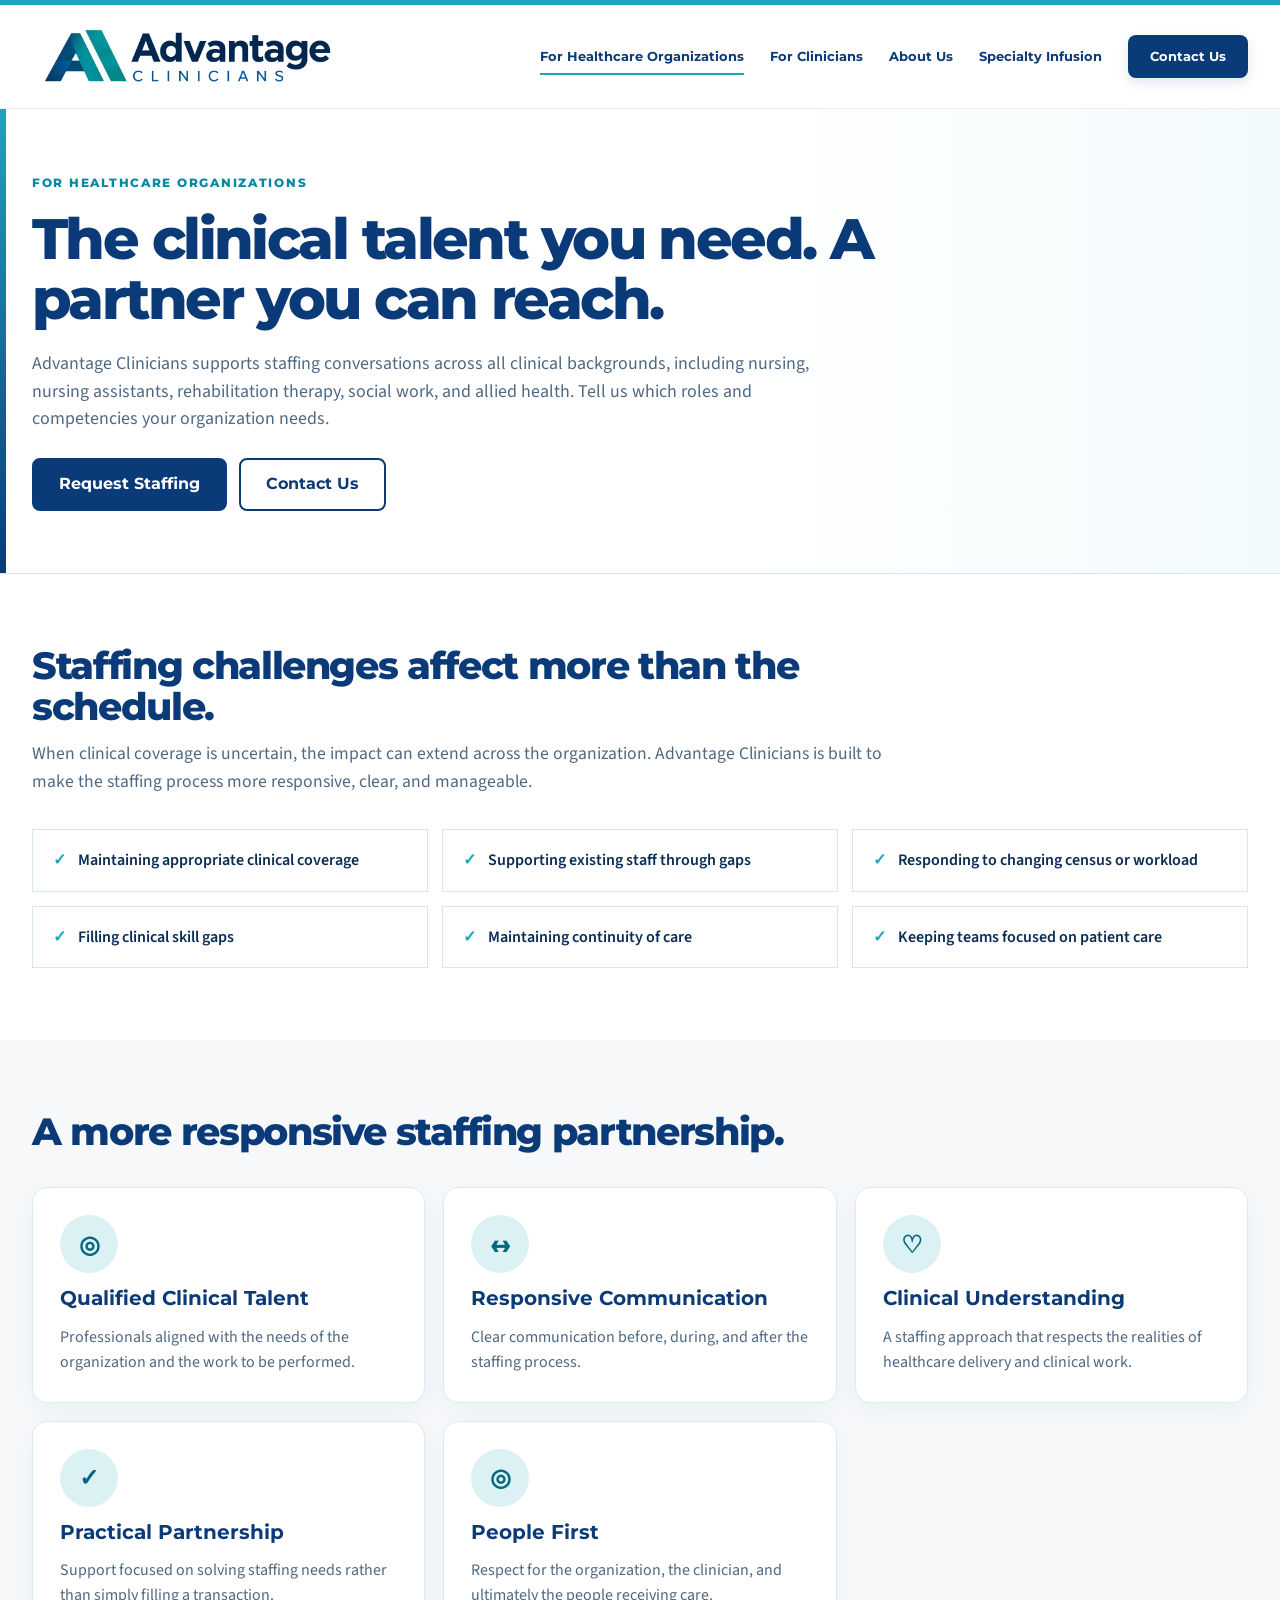
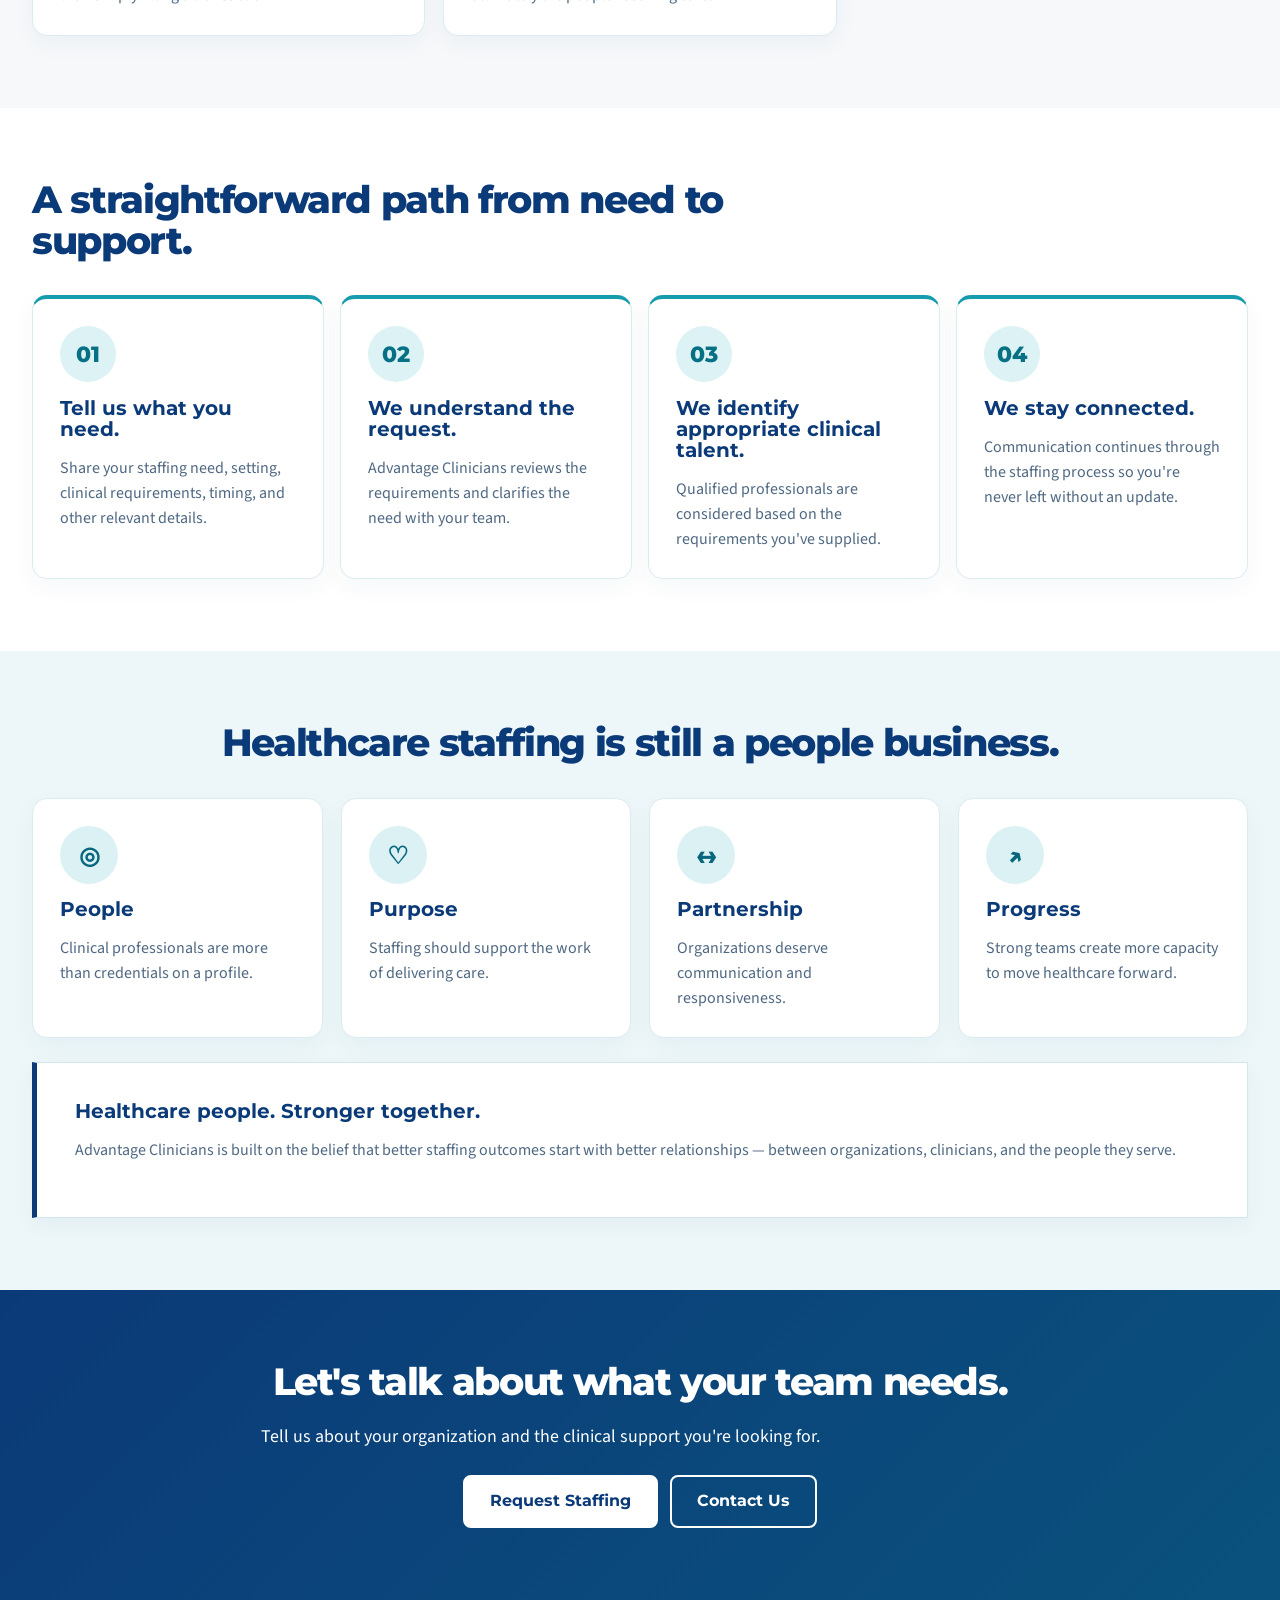
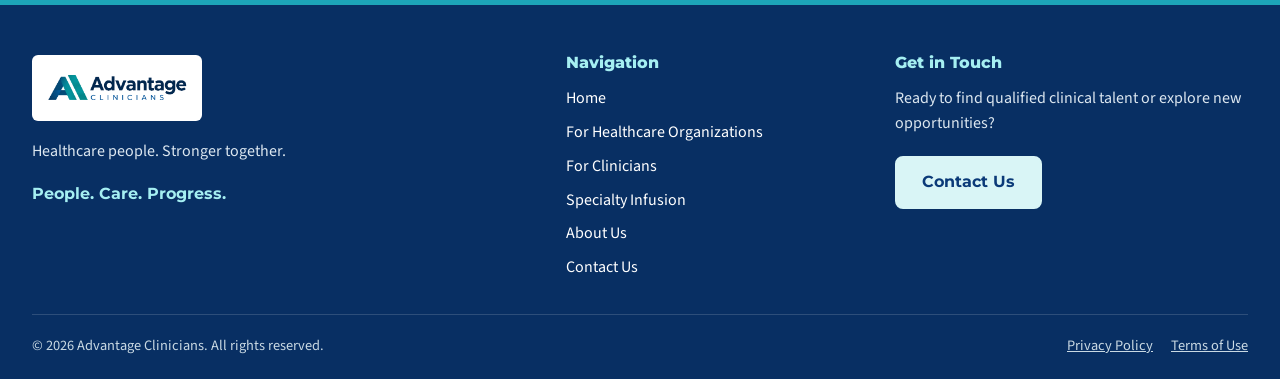
<file: for-healthcare-organizations/index.html>
<!doctype html><html lang="en"><head>
<meta charset="utf-8"><meta name="viewport" content="width=device-width,initial-scale=1">
<title>Healthcare Staffing Solutions | Advantage Clinicians</title><meta name="description" content="Advantage Clinicians supports staffing conversations across all clinical backgrounds, including nursing, nursing assistants, rehabilitation therapy, social work, and allied health. Tell us which roles and competencies your organization needs.">
<link rel="canonical" href="https://advantageclinicians.com/for-healthcare-organizations/"><link rel="icon" type="image/png" href="/assets/favicon.png">
<meta property="og:title" content="Healthcare Staffing Solutions | Advantage Clinicians"><meta property="og:description" content="Advantage Clinicians supports staffing conversations across all clinical backgrounds, including nursing, nursing assistants, rehabilitation therapy, social work, and allied health. Tell us which roles and competencies your organization needs."><meta property="og:type" content="website"><meta property="og:url" content="https://advantageclinicians.com/for-healthcare-organizations/"><meta property="og:image" content="https://advantageclinicians.com/assets/og-image.jpg">
<meta name="twitter:card" content="summary_large_image"><meta name="twitter:title" content="Healthcare Staffing Solutions | Advantage Clinicians"><meta name="twitter:description" content="Advantage Clinicians supports staffing conversations across all clinical backgrounds, including nursing, nursing assistants, rehabilitation therapy, social work, and allied health. Tell us which roles and competencies your organization needs."><meta name="twitter:image" content="https://advantageclinicians.com/assets/og-image.jpg">
<link rel="stylesheet" href="/assets/styles.css"><script src="/assets/site.js" defer></script><script src="/assets/contact.js" defer></script></head><body><a class="skip-link" href="#main">Skip to content</a><header class="site-header"><div class="container header-inner"><a class="logo" href="/" aria-label="Advantage Clinicians home"><img src="/assets/advantage-clinicians-logo.png" alt="Advantage Clinicians"></a><button class="menu-button" aria-expanded="false" aria-controls="site-nav" aria-label="Open menu">☰</button><nav id="site-nav" class="nav" aria-label="Primary"><a aria-current="page" href="/for-healthcare-organizations/">For Healthcare Organizations</a><a  href="/for-clinicians/">For Clinicians</a><a  href="/about/">About Us</a><a href="/specialty-infusion-nursing/">Specialty Infusion</a><a class="button-link"  href="/contact/">Contact Us</a></nav></div></header><main id="main"><section class="simple-hero"><div class="container"><div class="eyebrow" style="color:#8ee1ea">For Healthcare Organizations</div><h1>The clinical talent you need. A partner you can reach.</h1><p class="lead">Advantage Clinicians supports staffing conversations across all clinical backgrounds, including nursing, nursing assistants, rehabilitation therapy, social work, and allied health. Tell us which roles and competencies your organization needs.</p><div class="hero-actions"><a class="btn btn-light" href="/contact/?type=staffing">Request Staffing</a><a class="btn btn-secondary" style="border-color:#fff;color:#fff;background:transparent" href="/contact/">Contact Us</a></div></div></section>
<section class="section"><div class="container"><div class="section-title"><h2>Staffing challenges affect more than the schedule.</h2><p>When clinical coverage is uncertain, the impact can extend across the organization. Advantage Clinicians is built to make the staffing process more responsive, clear, and manageable.</p></div><div class="bullet-grid"><div class="bullet">Maintaining appropriate clinical coverage</div><div class="bullet">Supporting existing staff through gaps</div><div class="bullet">Responding to changing census or workload</div><div class="bullet">Filling clinical skill gaps</div><div class="bullet">Maintaining continuity of care</div><div class="bullet">Keeping teams focused on patient care</div></div></div></section>
<section class="section section-soft"><div class="container"><div class="section-title"><h2>A more responsive staffing partnership.</h2></div><div class="cards"><article class="card"><div class="icon-circle">◎</div><h3>Qualified Clinical Talent</h3><p>Professionals aligned with the needs of the organization and the work to be performed.</p></article><article class="card"><div class="icon-circle">↔</div><h3>Responsive Communication</h3><p>Clear communication before, during, and after the staffing process.</p></article><article class="card"><div class="icon-circle">♡</div><h3>Clinical Understanding</h3><p>A staffing approach that respects the realities of healthcare delivery and clinical work.</p></article><article class="card"><div class="icon-circle">✓</div><h3>Practical Partnership</h3><p>Support focused on solving staffing needs rather than simply filling a transaction.</p></article><article class="card"><div class="icon-circle">◎</div><h3>People First</h3><p>Respect for the organization, the clinician, and ultimately the people receiving care.</p></article></div></div></section>
<section class="section"><div class="container"><div class="section-title"><h2>A straightforward path from need to support.</h2></div><div class="steps"><article class="step"><div class="step-number">01</div><h3>Tell us what you need.</h3><p>Share your staffing need, setting, clinical requirements, timing, and other relevant details.</p></article><article class="step"><div class="step-number">02</div><h3>We understand the request.</h3><p>Advantage Clinicians reviews the requirements and clarifies the need with your team.</p></article><article class="step"><div class="step-number">03</div><h3>We identify appropriate clinical talent.</h3><p>Qualified professionals are considered based on the requirements you've supplied.</p></article><article class="step"><div class="step-number">04</div><h3>We stay connected.</h3><p>Communication continues through the staffing process so you're never left without an update.</p></article></div></div></section>
<section class="section section-mist"><div class="container"><div class="section-title center"><h2>Healthcare staffing is still a people business.</h2></div><div class="pillars"><article class="pillar"><div class="icon-circle">◎</div><h3>People</h3><p>Clinical professionals are more than credentials on a profile.</p></article><article class="pillar"><div class="icon-circle">♡</div><h3>Purpose</h3><p>Staffing should support the work of delivering care.</p></article><article class="pillar"><div class="icon-circle">↔</div><h3>Partnership</h3><p>Organizations deserve communication and responsiveness.</p></article><article class="pillar"><div class="icon-circle">↗</div><h3>Progress</h3><p>Strong teams create more capacity to move healthcare forward.</p></article></div><div class="panel navy" style="margin-top:24px"><h3>Healthcare people. Stronger together.</h3><p>Advantage Clinicians is built on the belief that better staffing outcomes start with better relationships — between organizations, clinicians, and the people they serve.</p></div></div></section>


<section class="section section-dark"><div class="container center" style="max-width:820px"><h2>Let's talk about what your team needs.</h2><p class="lead">Tell us about your organization and the clinical support you're looking for.</p><div class="hero-actions" style="justify-content:center"><a class="btn btn-light" href="/contact/?type=staffing">Request Staffing</a><a class="btn btn-secondary" style="border-color:#fff;color:#fff;background:transparent" href="/contact/">Contact Us</a></div></div></section></main><footer><div class="container"><div class="footer-grid"><div><img class="footer-logo" src="/assets/advantage-clinicians-logo.png" alt="Advantage Clinicians"><p class="footer-copy">Healthcare people. Stronger together.</p><p class="footer-mantra">People. Care. Progress.</p></div><div><h3 class="footer-title">Navigation</h3><div class="footer-links"><a href="/">Home</a><a href="/for-healthcare-organizations/">For Healthcare Organizations</a><a href="/for-clinicians/">For Clinicians</a><a href="/specialty-infusion-nursing/">Specialty Infusion</a><a href="/about/">About Us</a><a href="/contact/">Contact Us</a></div></div><div><h3 class="footer-title">Get in Touch</h3><p class="footer-copy" style="margin-top:0">Ready to find qualified clinical talent or explore new opportunities?</p><a class="btn btn-light footer-cta" href="/contact/">Contact Us</a></div></div><div class="footer-bottom"><span>© 2026 Advantage Clinicians. All rights reserved.</span><span class="legal-links"><a href="/privacy/">Privacy Policy</a><a href="/terms/">Terms of Use</a></span></div></div></footer></body></html>
</file>
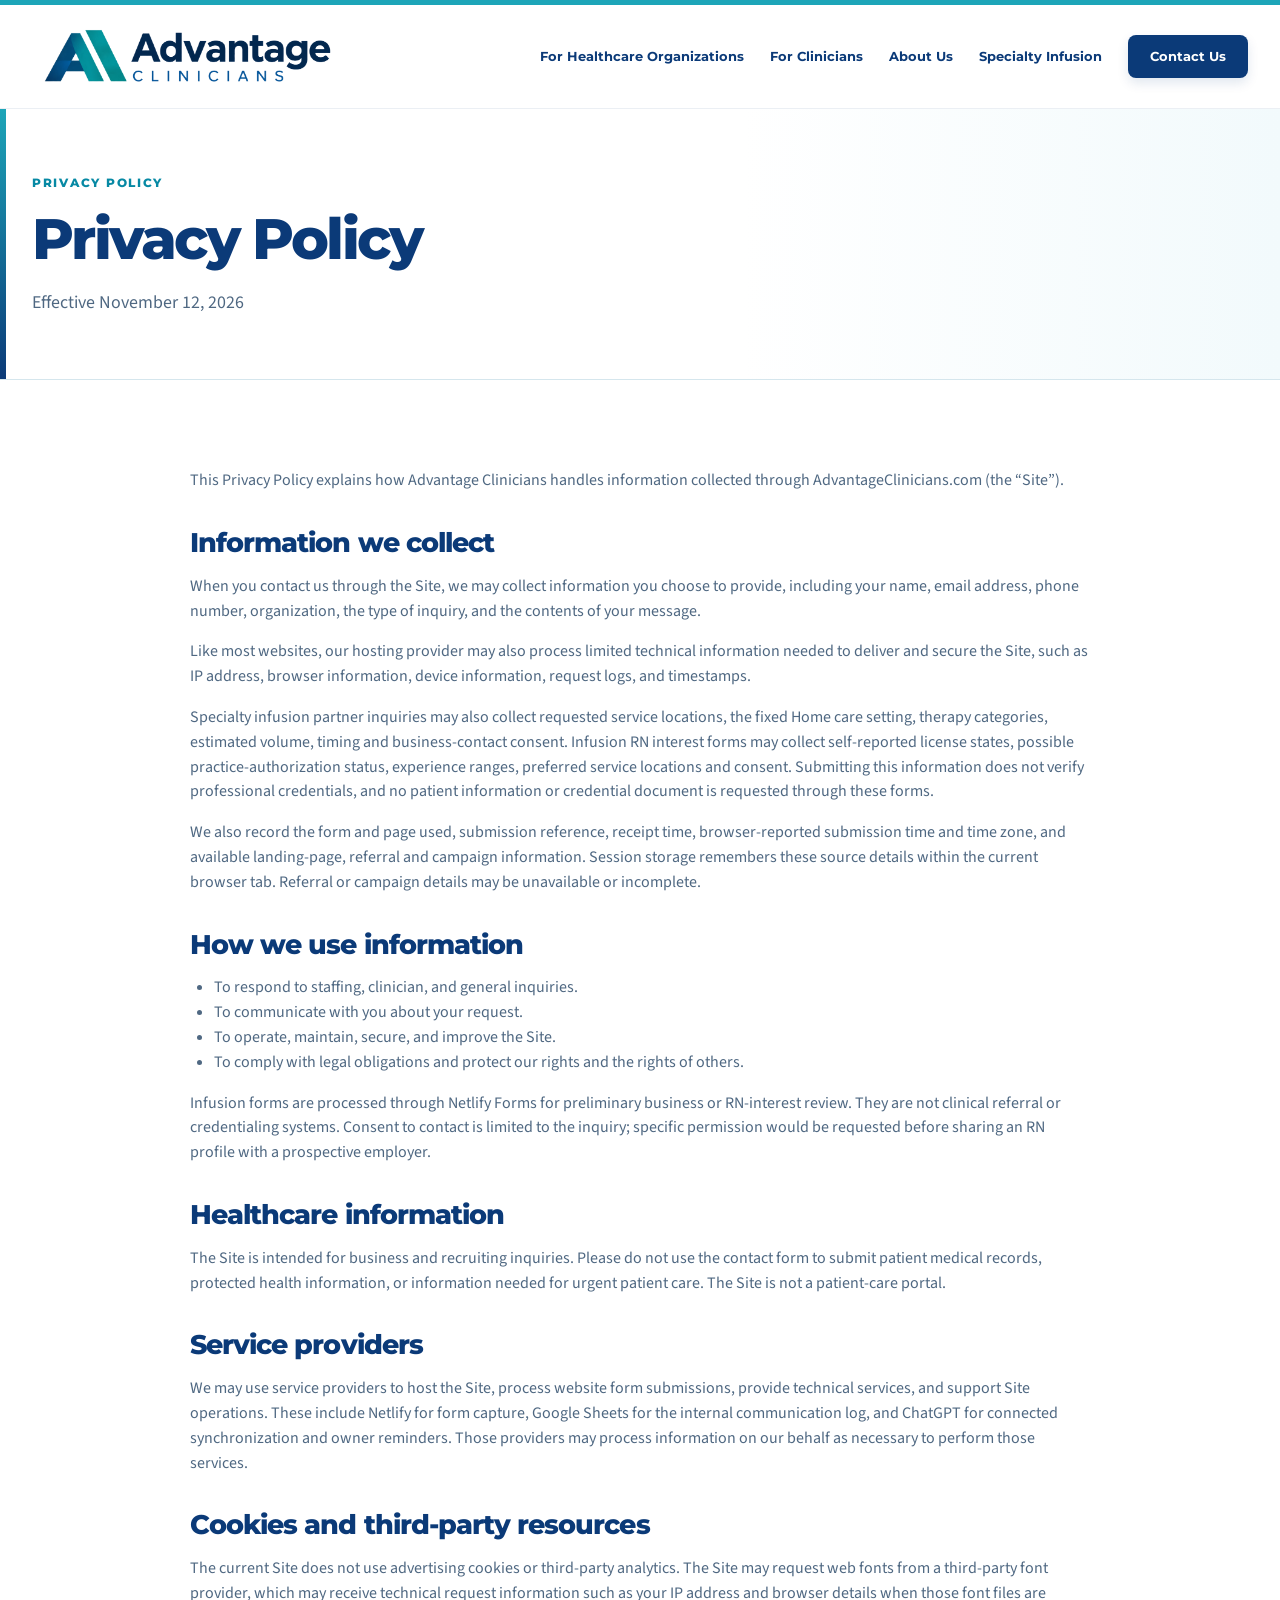
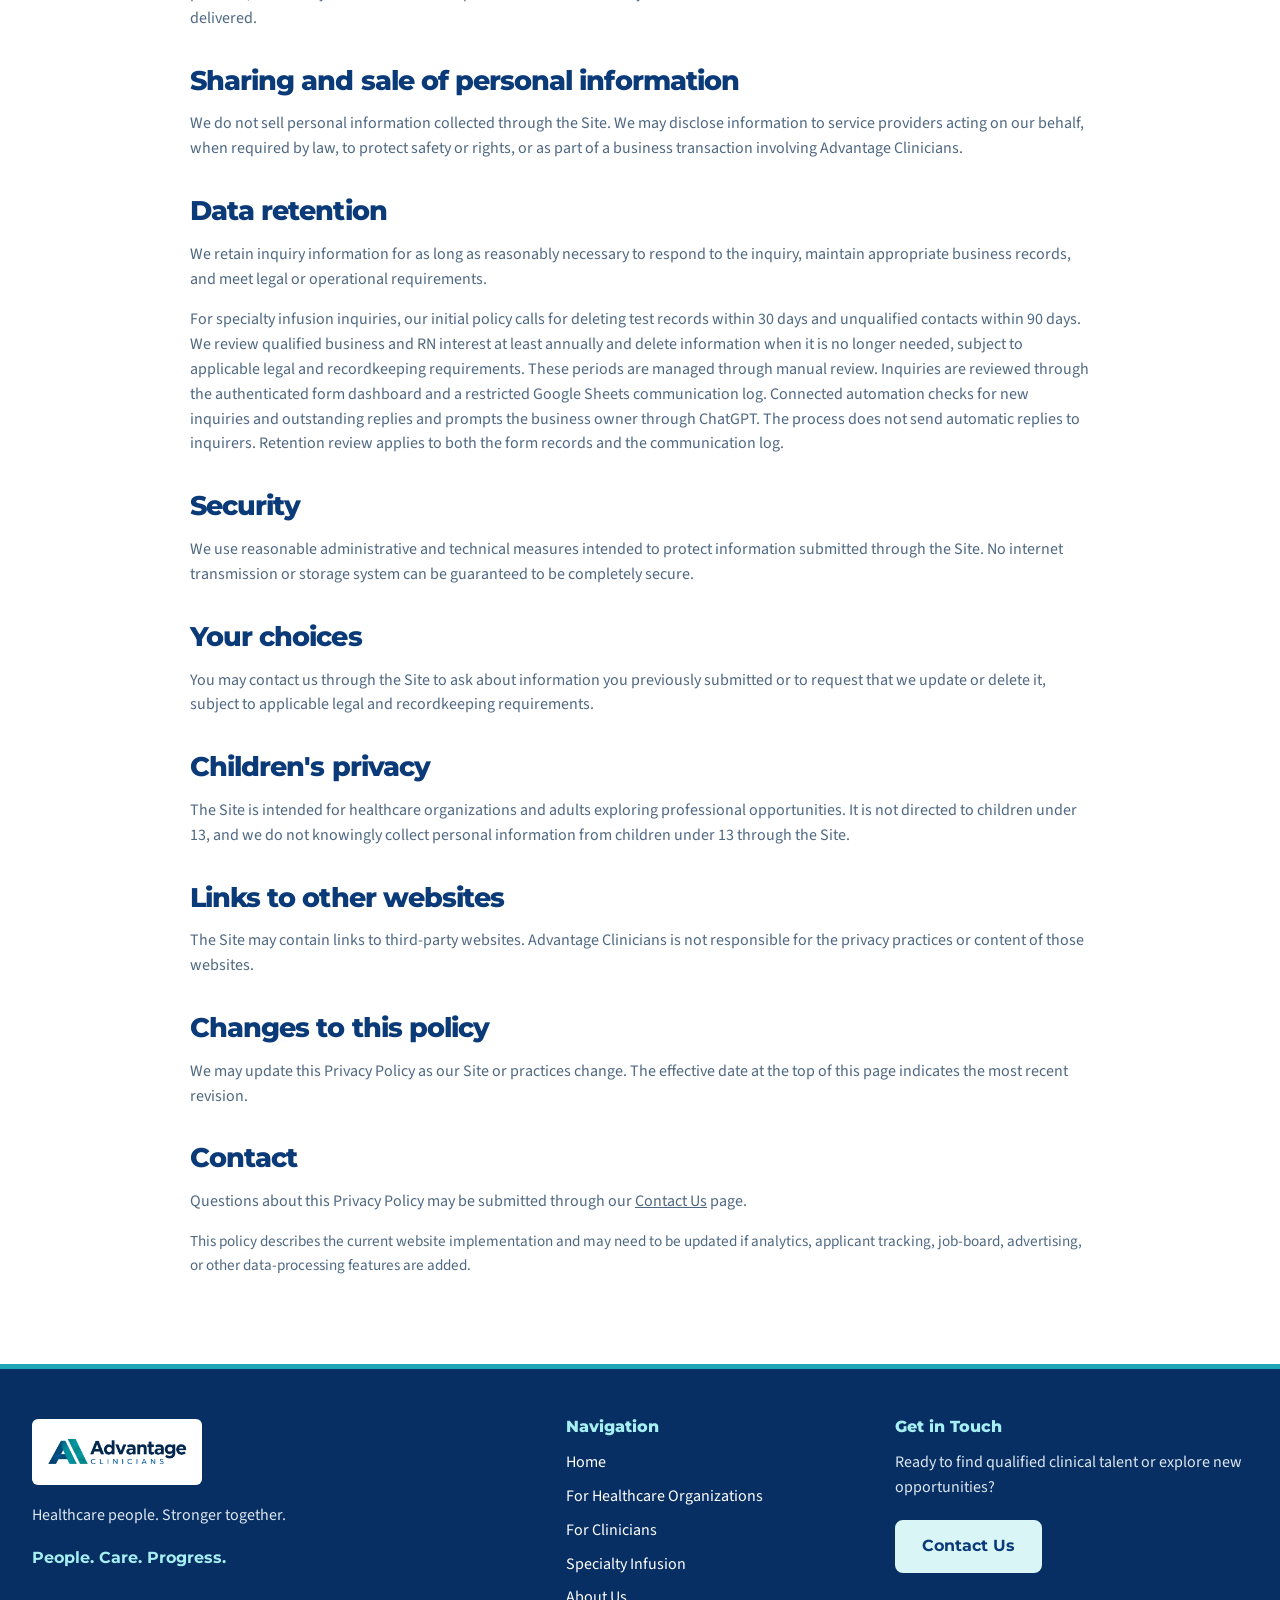
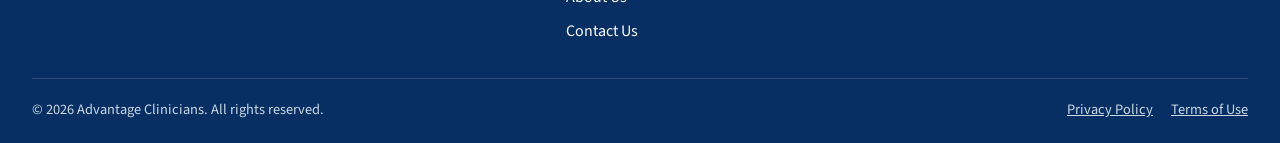
<file: privacy/index.html>
<!doctype html><html lang="en"><head>
<meta charset="utf-8"><meta name="viewport" content="width=device-width,initial-scale=1">
<title>Privacy Policy | Advantage Clinicians</title><meta name="description" content="Learn how Advantage Clinicians handles information submitted through advantageclinicians.com.">
<link rel="canonical" href="https://advantageclinicians.com/privacy/"><link rel="icon" type="image/png" href="/assets/favicon.png">
<meta property="og:title" content="Privacy Policy | Advantage Clinicians"><meta property="og:description" content="Learn how Advantage Clinicians handles information submitted through advantageclinicians.com."><meta property="og:type" content="website"><meta property="og:url" content="https://advantageclinicians.com/privacy/"><meta property="og:image" content="https://advantageclinicians.com/assets/og-image.jpg">
<meta name="twitter:card" content="summary_large_image"><meta name="twitter:title" content="Privacy Policy | Advantage Clinicians"><meta name="twitter:description" content="Learn how Advantage Clinicians handles information submitted through advantageclinicians.com."><meta name="twitter:image" content="https://advantageclinicians.com/assets/og-image.jpg">
<link rel="stylesheet" href="/assets/styles.css"><script src="/assets/site.js" defer></script><script src="/assets/contact.js" defer></script></head><body><a class="skip-link" href="#main">Skip to content</a><header class="site-header"><div class="container header-inner"><a class="logo" href="/" aria-label="Advantage Clinicians home"><img src="/assets/advantage-clinicians-logo.png" alt="Advantage Clinicians"></a><button class="menu-button" aria-expanded="false" aria-controls="site-nav" aria-label="Open menu">☰</button><nav id="site-nav" class="nav" aria-label="Primary"><a  href="/for-healthcare-organizations/">For Healthcare Organizations</a><a  href="/for-clinicians/">For Clinicians</a><a  href="/about/">About Us</a><a href="/specialty-infusion-nursing/">Specialty Infusion</a><a class="button-link"  href="/contact/">Contact Us</a></nav></div></header><main id="main"><section class="simple-hero"><div class="container"><div class="eyebrow" style="color:#8ee1ea">Privacy Policy</div><h1>Privacy Policy</h1><p class="lead">Effective November 12, 2026</p></div></section><section class="section"><div class="container legal-page"><p>This Privacy Policy explains how Advantage Clinicians handles information collected through AdvantageClinicians.com (the “Site”).</p>
<h2>Information we collect</h2><p>When you contact us through the Site, we may collect information you choose to provide, including your name, email address, phone number, organization, the type of inquiry, and the contents of your message.</p><p>Like most websites, our hosting provider may also process limited technical information needed to deliver and secure the Site, such as IP address, browser information, device information, request logs, and timestamps.</p>
<p>Specialty infusion partner inquiries may also collect requested service locations, the fixed Home care setting, therapy categories, estimated volume, timing and business-contact consent. Infusion RN interest forms may collect self-reported license states, possible practice-authorization status, experience ranges, preferred service locations and consent. Submitting this information does not verify professional credentials, and no patient information or credential document is requested through these forms.</p>
<p>We also record the form and page used, submission reference, receipt time, browser-reported submission time and time zone, and available landing-page, referral and campaign information. Session storage remembers these source details within the current browser tab. Referral or campaign details may be unavailable or incomplete.</p>
<h2>How we use information</h2><ul><li>To respond to staffing, clinician, and general inquiries.</li><li>To communicate with you about your request.</li><li>To operate, maintain, secure, and improve the Site.</li><li>To comply with legal obligations and protect our rights and the rights of others.</li></ul>
<p>Infusion forms are processed through Netlify Forms for preliminary business or RN-interest review. They are not clinical referral or credentialing systems. Consent to contact is limited to the inquiry; specific permission would be requested before sharing an RN profile with a prospective employer.</p>
<h2>Healthcare information</h2><p>The Site is intended for business and recruiting inquiries. Please do not use the contact form to submit patient medical records, protected health information, or information needed for urgent patient care. The Site is not a patient-care portal.</p>
<h2>Service providers</h2><p>We may use service providers to host the Site, process website form submissions, provide technical services, and support Site operations. These include Netlify for form capture, Google Sheets for the internal communication log, and ChatGPT for connected synchronization and owner reminders. Those providers may process information on our behalf as necessary to perform those services.</p>
<h2>Cookies and third-party resources</h2><p>The current Site does not use advertising cookies or third-party analytics. The Site may request web fonts from a third-party font provider, which may receive technical request information such as your IP address and browser details when those font files are delivered.</p>
<h2>Sharing and sale of personal information</h2><p>We do not sell personal information collected through the Site. We may disclose information to service providers acting on our behalf, when required by law, to protect safety or rights, or as part of a business transaction involving Advantage Clinicians.</p>
<h2>Data retention</h2><p>We retain inquiry information for as long as reasonably necessary to respond to the inquiry, maintain appropriate business records, and meet legal or operational requirements.</p><p>For specialty infusion inquiries, our initial policy calls for deleting test records within 30 days and unqualified contacts within 90 days. We review qualified business and RN interest at least annually and delete information when it is no longer needed, subject to applicable legal and recordkeeping requirements. These periods are managed through manual review. Inquiries are reviewed through the authenticated form dashboard and a restricted Google Sheets communication log. Connected automation checks for new inquiries and outstanding replies and prompts the business owner through ChatGPT. The process does not send automatic replies to inquirers. Retention review applies to both the form records and the communication log.</p>
<h2>Security</h2><p>We use reasonable administrative and technical measures intended to protect information submitted through the Site. No internet transmission or storage system can be guaranteed to be completely secure.</p>
<h2>Your choices</h2><p>You may contact us through the Site to ask about information you previously submitted or to request that we update or delete it, subject to applicable legal and recordkeeping requirements.</p>
<h2>Children's privacy</h2><p>The Site is intended for healthcare organizations and adults exploring professional opportunities. It is not directed to children under 13, and we do not knowingly collect personal information from children under 13 through the Site.</p>
<h2>Links to other websites</h2><p>The Site may contain links to third-party websites. Advantage Clinicians is not responsible for the privacy practices or content of those websites.</p>
<h2>Changes to this policy</h2><p>We may update this Privacy Policy as our Site or practices change. The effective date at the top of this page indicates the most recent revision.</p>
<h2>Contact</h2><p>Questions about this Privacy Policy may be submitted through our <a href="/contact/">Contact Us</a> page.</p>
<p class="meta-note">This policy describes the current website implementation and may need to be updated if analytics, applicant tracking, job-board, advertising, or other data-processing features are added.</p></div></section></main><footer><div class="container"><div class="footer-grid"><div><img class="footer-logo" src="/assets/advantage-clinicians-logo.png" alt="Advantage Clinicians"><p class="footer-copy">Healthcare people. Stronger together.</p><p class="footer-mantra">People. Care. Progress.</p></div><div><h3 class="footer-title">Navigation</h3><div class="footer-links"><a href="/">Home</a><a href="/for-healthcare-organizations/">For Healthcare Organizations</a><a href="/for-clinicians/">For Clinicians</a><a href="/specialty-infusion-nursing/">Specialty Infusion</a><a href="/about/">About Us</a><a href="/contact/">Contact Us</a></div></div><div><h3 class="footer-title">Get in Touch</h3><p class="footer-copy" style="margin-top:0">Ready to find qualified clinical talent or explore new opportunities?</p><a class="btn btn-light footer-cta" href="/contact/">Contact Us</a></div></div><div class="footer-bottom"><span>© 2026 Advantage Clinicians. All rights reserved.</span><span class="legal-links"><a href="/privacy/">Privacy Policy</a><a href="/terms/">Terms of Use</a></span></div></div></footer></body></html>
</file>
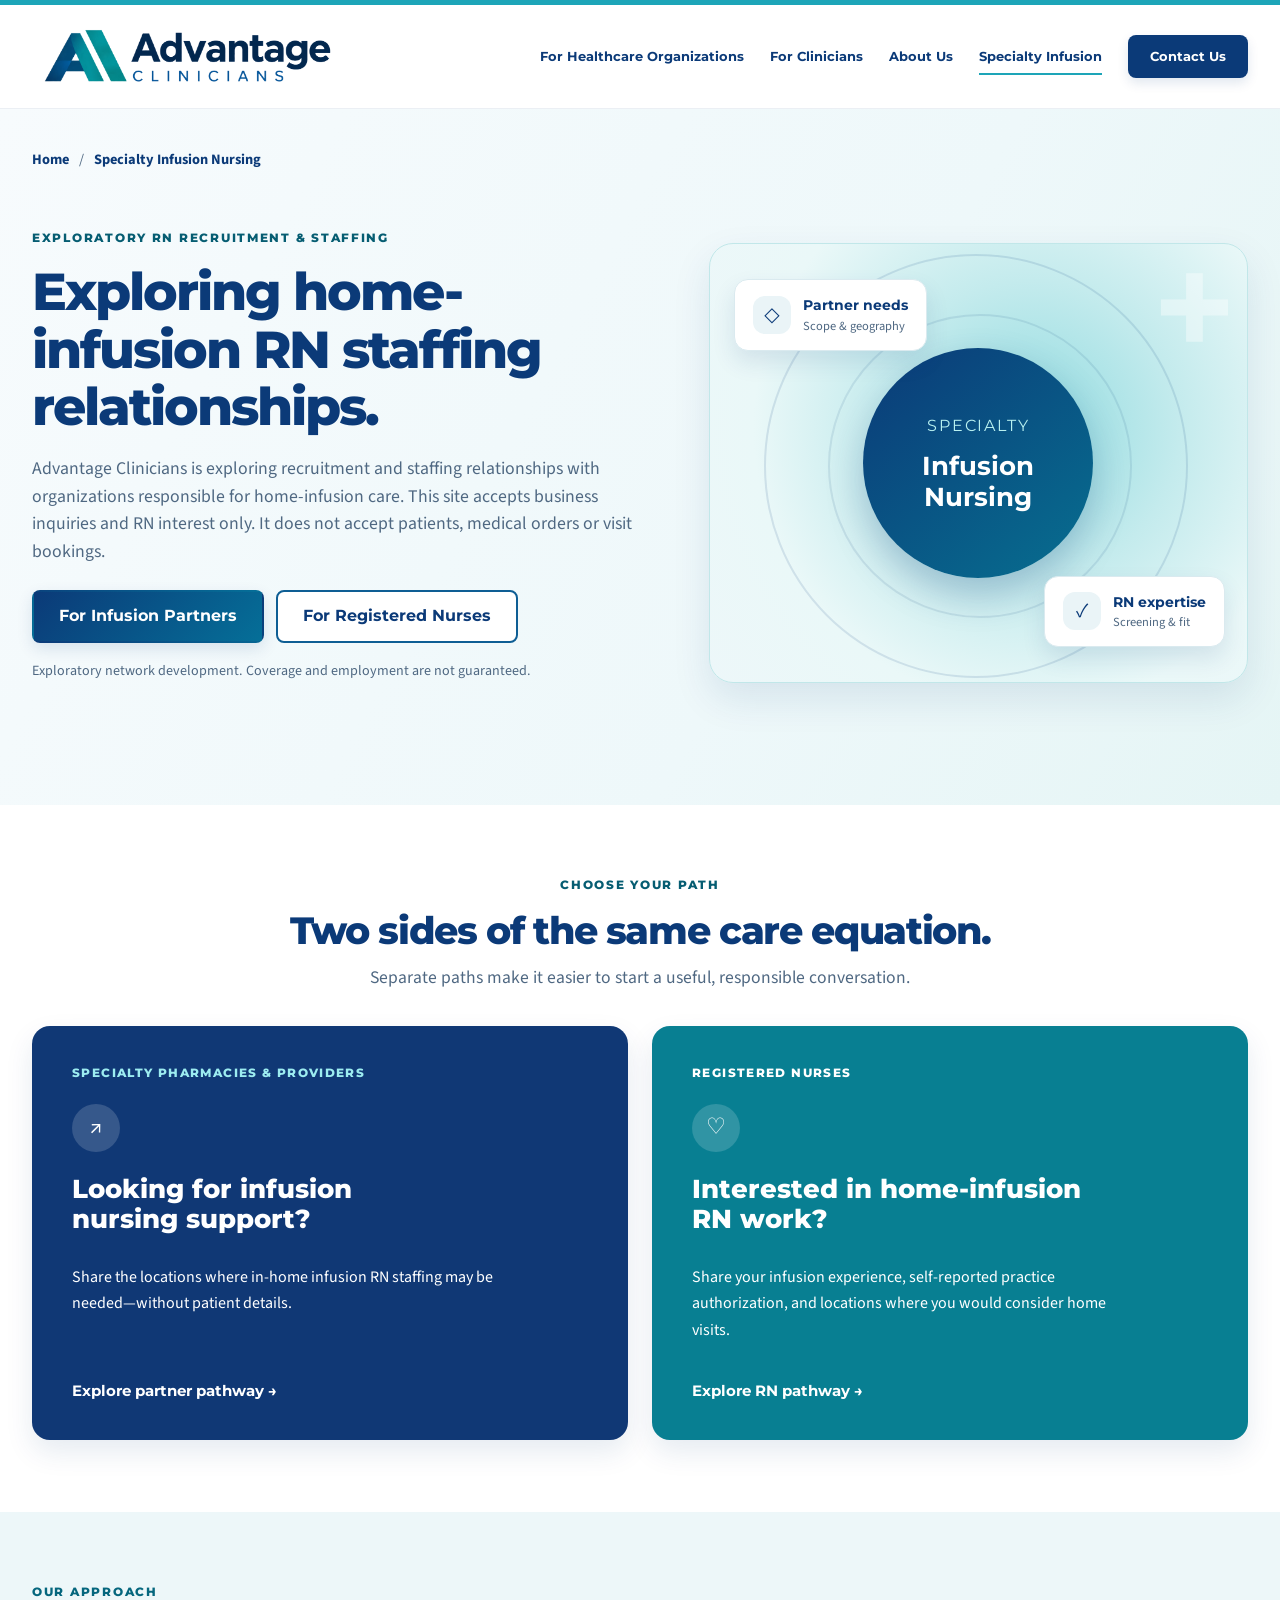
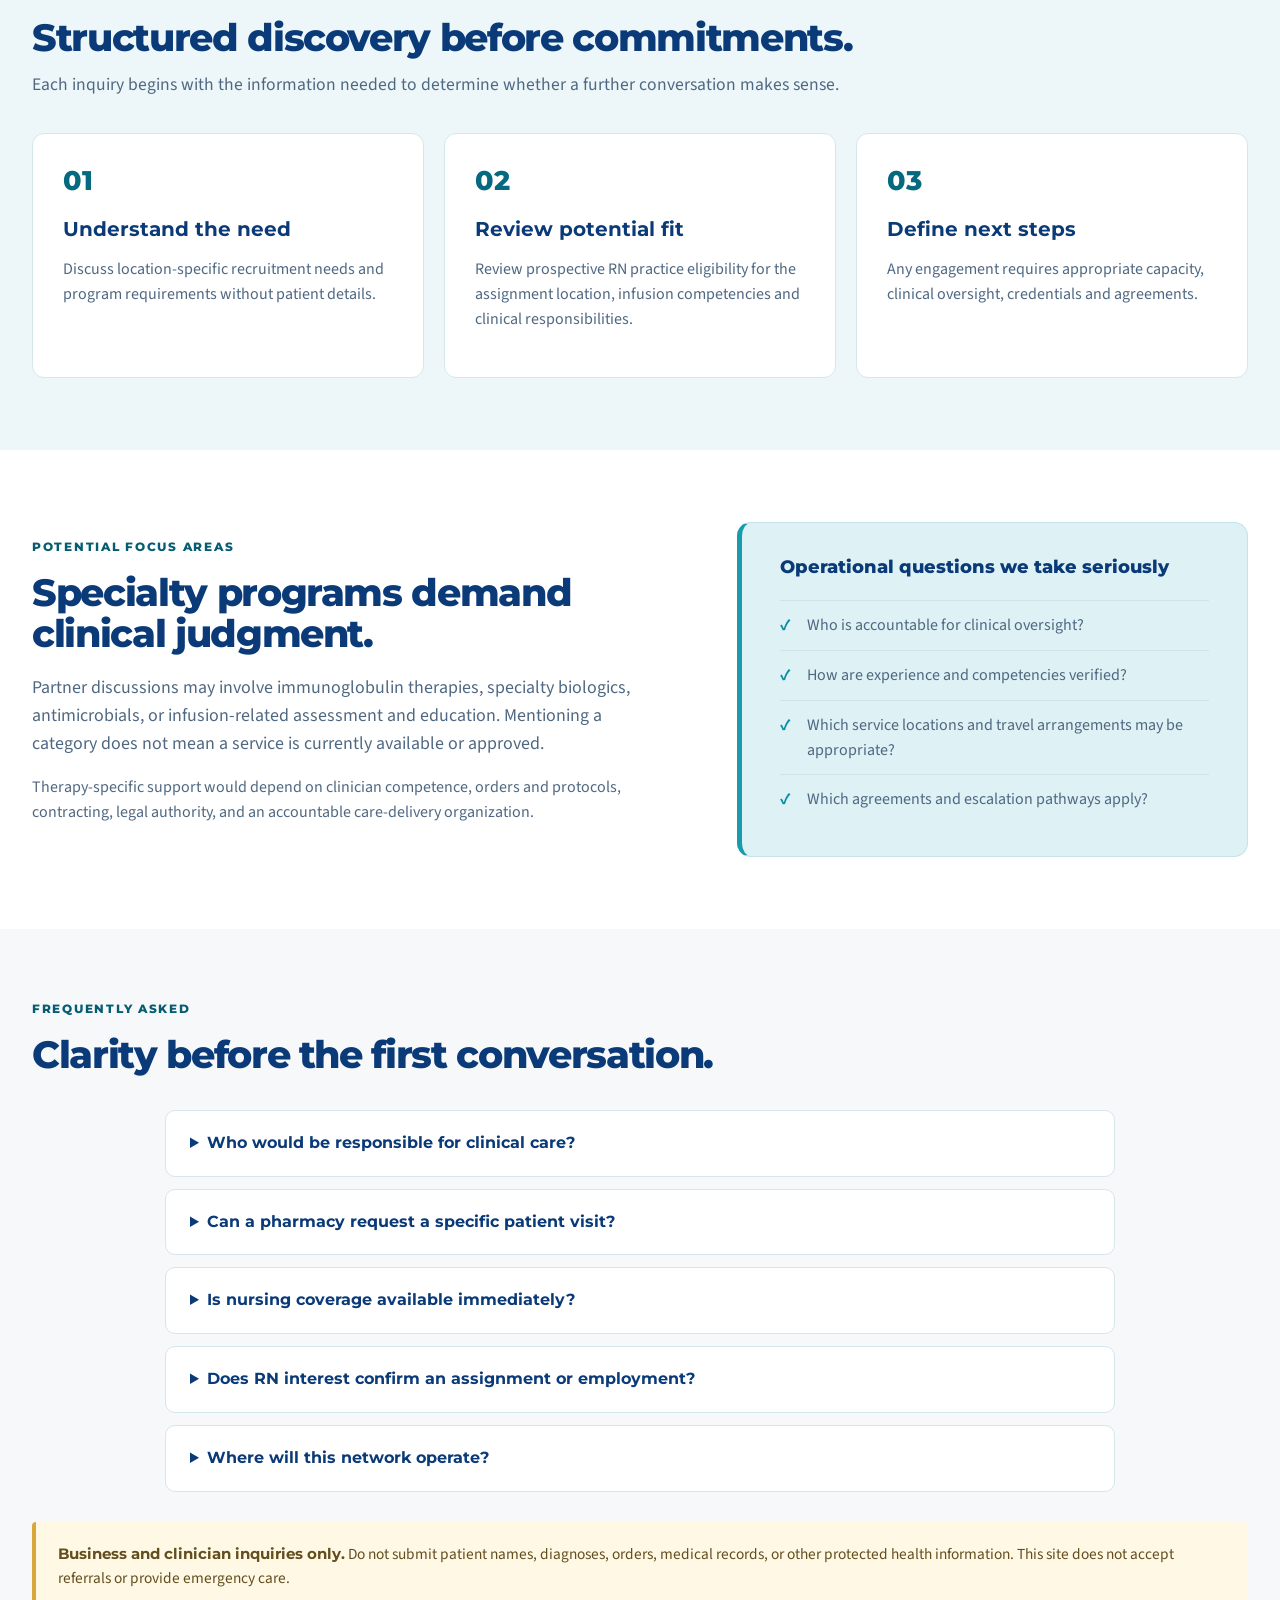
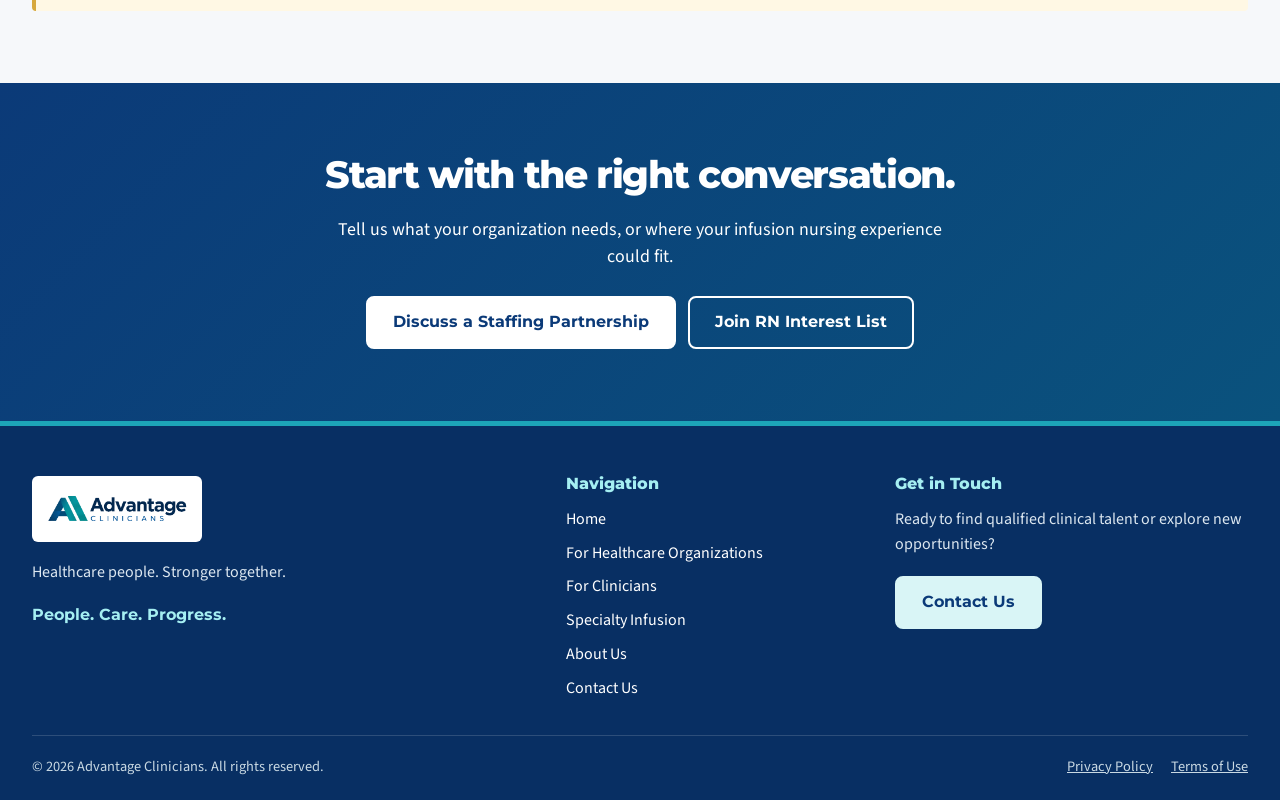
<file: specialty-infusion-nursing/index.html>
<!doctype html>
<html lang="en">
<head>
<meta charset="utf-8"><meta name="viewport" content="width=device-width, initial-scale=1">
<title>Specialty Infusion Nursing | Advantage Clinicians</title>
<meta name="description" content="Explore potential home-infusion RN staffing relationships for specialty pharmacies, home-infusion providers and registered nurses.">

<link rel="canonical" href="https://advantageclinicians.com/specialty-infusion-nursing/">
<link rel="icon" type="image/png" href="/assets/favicon.png">
<meta property="og:type" content="website"><meta property="og:title" content="Specialty Infusion Nursing | Advantage Clinicians"><meta property="og:description" content="Explore potential home-infusion RN staffing relationships for specialty pharmacies, home-infusion providers and registered nurses."><meta property="og:url" content="https://advantageclinicians.com/specialty-infusion-nursing/"><meta property="og:image" content="https://advantageclinicians.com/assets/og-image.jpg">
<meta name="twitter:card" content="summary_large_image">
<link rel="stylesheet" href="/assets/styles.css"><script src="/assets/site.js" defer></script><script src="/assets/contact.js" defer></script>
</head>
<body class="infusion-site">
<a class="skip-link" href="#main">Skip to content</a>
<header class="site-header"><div class="container header-inner"><a class="logo" href="/" aria-label="Advantage Clinicians home"><img src="/assets/advantage-clinicians-logo.png" alt="Advantage Clinicians"></a><button class="menu-button" aria-expanded="false" aria-controls="site-nav" aria-label="Open menu">☰</button><nav id="site-nav" class="nav" aria-label="Primary"><a href="/for-healthcare-organizations/">For Healthcare Organizations</a><a href="/for-clinicians/">For Clinicians</a><a href="/about/">About Us</a><a aria-current="page" href="/specialty-infusion-nursing/">Specialty Infusion</a><a class="button-link" href="/contact/">Contact Us</a></nav></div></header>
<main id="main"><section class="infusion-hero">
  <div class="container">
    <div class="infusion-breadcrumb"><a href="/">Home</a><span aria-hidden="true">/</span><a href="/specialty-infusion-nursing/">Specialty Infusion Nursing</a></div>
    <div class="infusion-hero-grid"><div class="infusion-hero-content">
      <div class="eyebrow">Exploratory RN recruitment &amp; staffing</div>
      <h1>Exploring home-infusion RN staffing relationships.</h1>
      <p class="lead">Advantage Clinicians is exploring recruitment and staffing relationships with organizations responsible for home-infusion care. This site accepts business inquiries and RN interest only. It does not accept patients, medical orders or visit bookings.</p>
      <div class="hero-actions"><a class="btn btn-primary" href="/specialty-infusion-nursing/partners/">For Infusion Partners</a><a class="btn btn-secondary" href="/specialty-infusion-nursing/clinicians/">For Registered Nurses</a></div>
      <p class="infusion-quiet">Exploratory network development. Coverage and employment are not guaranteed.</p>
    </div>
    <div class="infusion-hero-art" role="img" aria-label="Illustration of a clinical partner and registered nurse connected through a careful review process">
      <div class="infusion-art-orbit"><span class="infusion-art-icon">+</span><div class="infusion-art-core"><span>Specialty</span><strong>Infusion Nursing</strong></div></div>
      <div class="infusion-art-node infusion-node-a"><span class="infusion-node-symbol" aria-hidden="true">◇</span><div><strong>Partner needs</strong><small>Scope &amp; geography</small></div></div>
      <div class="infusion-art-node infusion-node-b"><span class="infusion-node-symbol" aria-hidden="true">✓</span><div><strong>RN expertise</strong><small>Screening &amp; fit</small></div></div>
    </div></div>
  </div>
</section>
<section class="section infusion-path-section" aria-labelledby="infusion-choose"><div class="container">
  <div class="section-title center"><div class="eyebrow">Choose your path</div><h2 id="infusion-choose">Two sides of the same care equation.</h2><p>Separate paths make it easier to start a useful, responsible conversation.</p></div>
  <div class="infusion-audience-grid">
    <a class="infusion-audience-card partner" href="/specialty-infusion-nursing/partners/"><span class="infusion-card-label">Specialty pharmacies &amp; providers</span><span class="infusion-card-symbol" aria-hidden="true">↗</span><h3>Looking for infusion nursing support?</h3><p>Share the locations where in-home infusion RN staffing may be needed—without patient details.</p><span class="infusion-card-link">Explore partner pathway →</span></a>
    <a class="infusion-audience-card clinician" href="/specialty-infusion-nursing/clinicians/"><span class="infusion-card-label">Registered nurses</span><span class="infusion-card-symbol" aria-hidden="true">♡</span><h3>Interested in home-infusion RN work?</h3><p>Share your infusion experience, self-reported practice authorization, and locations where you would consider home visits.</p><span class="infusion-card-link">Explore RN pathway →</span></a>
  </div>
</div></section>
<section class="section section-mist"><div class="container"><div class="section-title"><div class="eyebrow">Our approach</div><h2>Structured discovery before commitments.</h2><p>Each inquiry begins with the information needed to determine whether a further conversation makes sense.</p></div><div class="infusion-steps">
  <article><span class="infusion-step-number">01</span><h3>Understand the need</h3><p>Discuss location-specific recruitment needs and program requirements without patient details.</p></article>
  <article><span class="infusion-step-number">02</span><h3>Review potential fit</h3><p>Review prospective RN practice eligibility for the assignment location, infusion competencies and clinical responsibilities.</p></article>
  <article><span class="infusion-step-number">03</span><h3>Define next steps</h3><p>Any engagement requires appropriate capacity, clinical oversight, credentials and agreements.</p></article>
</div></div></section>
<section class="section"><div class="container infusion-feature-grid"><div><div class="eyebrow">Potential focus areas</div><h2>Specialty programs demand clinical judgment.</h2><p class="lead">Partner discussions may involve immunoglobulin therapies, specialty biologics, antimicrobials, or infusion-related assessment and education. Mentioning a category does not mean a service is currently available or approved.</p><p>Therapy-specific support would depend on clinician competence, orders and protocols, contracting, legal authority, and an accountable care-delivery organization.</p></div>
  <div class="infusion-feature-panel"><strong>Operational questions we take seriously</strong><ul><li>Who is accountable for clinical oversight?</li><li>How are experience and competencies verified?</li><li>Which service locations and travel arrangements may be appropriate?</li><li>Which agreements and escalation pathways apply?</li></ul></div>
</div></section>
<section class="section section-soft"><div class="container"><div class="section-title"><div class="eyebrow">Frequently asked</div><h2>Clarity before the first conversation.</h2></div><div class="infusion-faq">
  <details><summary>Who would be responsible for clinical care?</summary><p>Before any engagement, the parties must identify the RN employer and the organization authorized and accountable for clinical care, including orders, care plans, supervision, emergency response and clinical records. No direct-care service or nursing availability is offered through this website.</p></details>
  <details><summary>Can a pharmacy request a specific patient visit?</summary><p>No. This site collects general business inquiries only; it is not a referral portal and cannot accept patient information or medical orders.</p></details>
  <details><summary>Is nursing coverage available immediately?</summary><p>Availability is not represented or guaranteed. This site supports exploratory staffing discussions, subject to qualified personnel and approved operations.</p></details>
  <details><summary>Does RN interest confirm an assignment or employment?</summary><p>No. Interest initiates screening conversations only. Eligibility requires separate verification, competency, and contractual review.</p></details>
  <details><summary>Where will this network operate?</summary><p>We welcome partner inquiries and RN interest across locations. Tell us where support is needed or where you would like to work. Any engagement depends on local requirements, appropriate credentials, partner arrangements and availability.</p></details>
</div><aside class="infusion-safety" role="note"><strong>Business and clinician inquiries only.</strong> Do not submit patient names, diagnoses, orders, medical records, or other protected health information. This site does not accept referrals or provide emergency care.</aside></div></section>
<section class="section section-dark"><div class="container center"><h2>Start with the right conversation.</h2><p class="lead" style="margin-left:auto;margin-right:auto">Tell us what your organization needs, or where your infusion nursing experience could fit.</p><div class="hero-actions" style="justify-content:center"><a class="btn btn-light" href="/specialty-infusion-nursing/request-coverage/">Discuss a Staffing Partnership</a><a class="btn btn-secondary infusion-on-dark" href="/specialty-infusion-nursing/join-network/">Join RN Interest List</a></div></div></section>
</main>
<footer><div class="container"><div class="footer-grid"><div><img class="footer-logo" src="/assets/advantage-clinicians-logo.png" alt="Advantage Clinicians"><p class="footer-copy">Healthcare people. Stronger together.</p><p class="footer-mantra">People. Care. Progress.</p></div><div><h3 class="footer-title">Navigation</h3><div class="footer-links"><a href="/">Home</a><a href="/for-healthcare-organizations/">For Healthcare Organizations</a><a href="/for-clinicians/">For Clinicians</a><a href="/specialty-infusion-nursing/">Specialty Infusion</a><a href="/about/">About Us</a><a href="/contact/">Contact Us</a></div></div><div><h3 class="footer-title">Get in Touch</h3><p class="footer-copy" style="margin-top:0">Ready to find qualified clinical talent or explore new opportunities?</p><a class="btn btn-light footer-cta" href="/contact/">Contact Us</a></div></div><div class="footer-bottom"><span>© 2026 Advantage Clinicians. All rights reserved.</span><span class="legal-links"><a href="/privacy/">Privacy Policy</a><a href="/terms/">Terms of Use</a></span></div></div></footer>
</body>
</html>
</file>
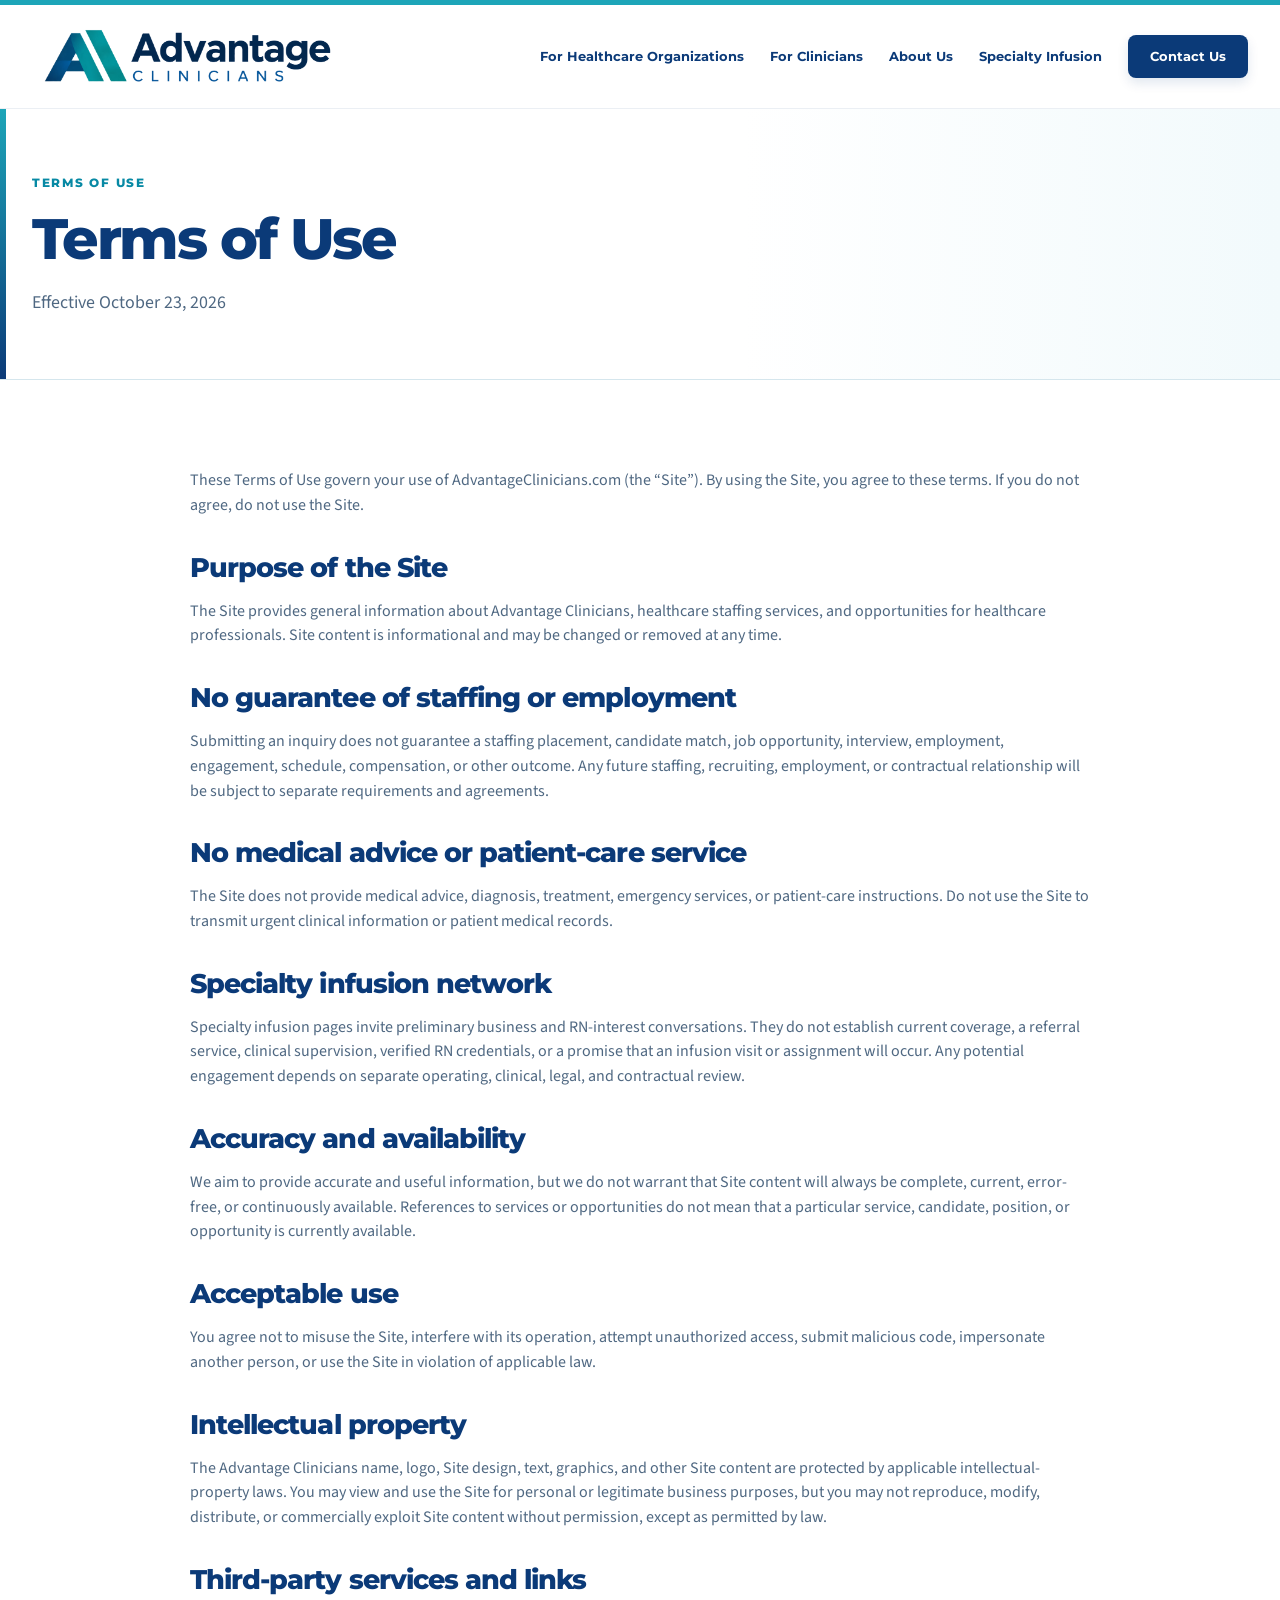
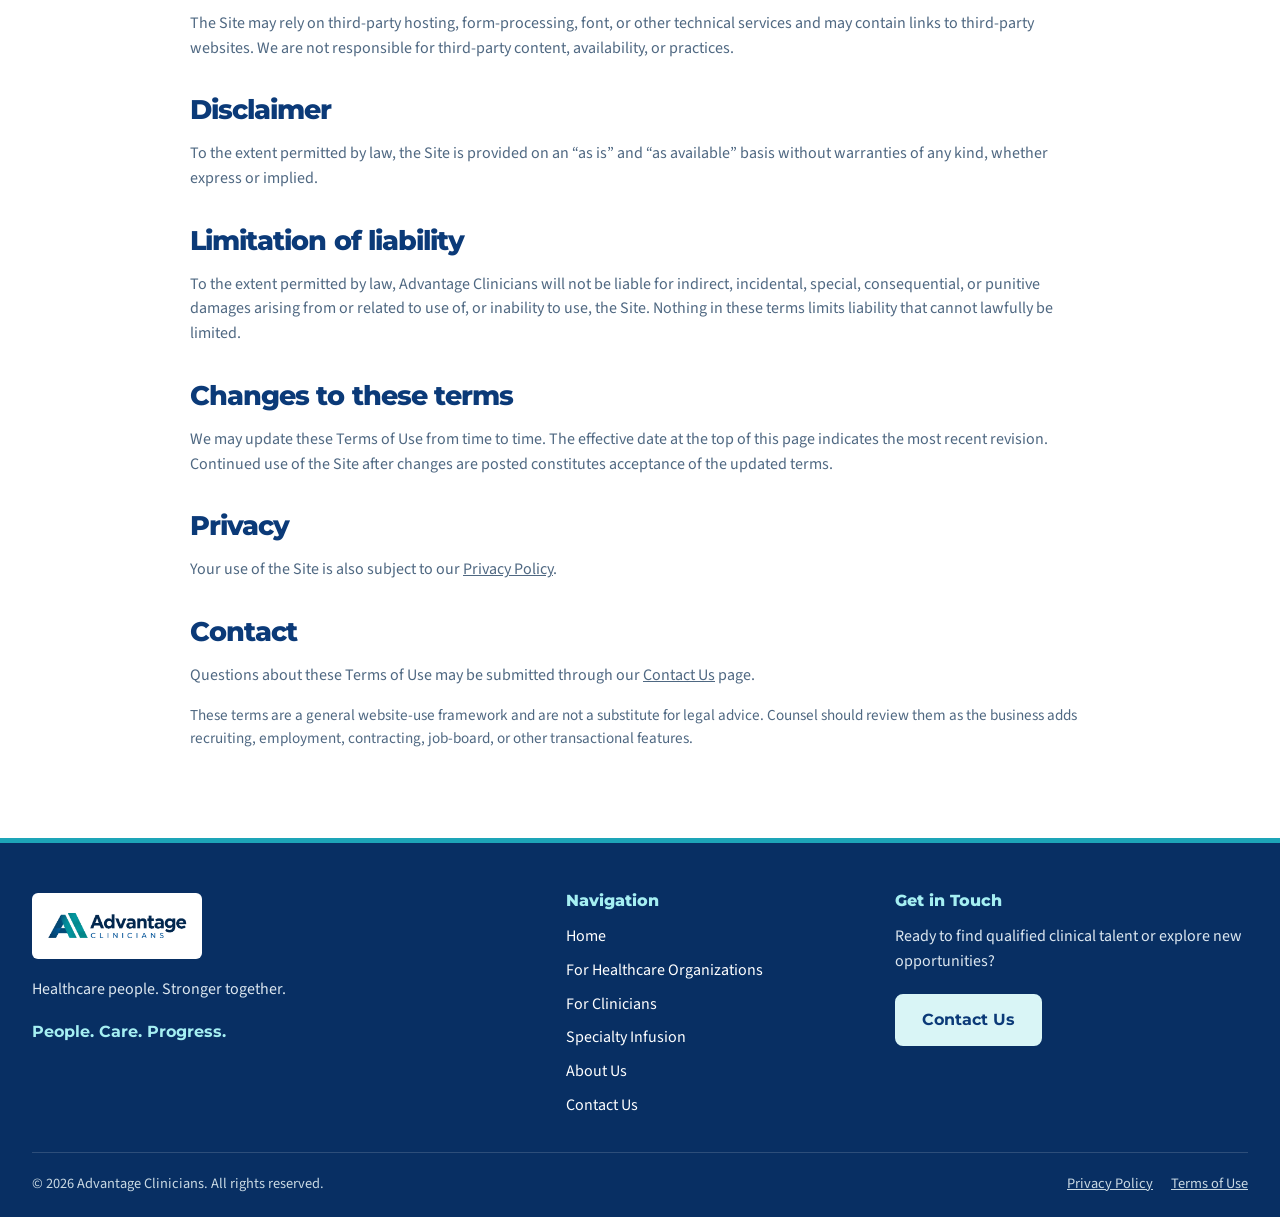
<file: terms/index.html>
<!doctype html><html lang="en"><head>
<meta charset="utf-8"><meta name="viewport" content="width=device-width,initial-scale=1">
<title>Terms of Use | Advantage Clinicians</title><meta name="description" content="Terms governing use of AdvantageClinicians.com.">
<link rel="canonical" href="https://advantageclinicians.com/terms/"><link rel="icon" type="image/png" href="/assets/favicon.png">
<meta property="og:title" content="Terms of Use | Advantage Clinicians"><meta property="og:description" content="Terms governing use of AdvantageClinicians.com."><meta property="og:type" content="website"><meta property="og:url" content="https://advantageclinicians.com/terms/"><meta property="og:image" content="https://advantageclinicians.com/assets/og-image.jpg">
<meta name="twitter:card" content="summary_large_image"><meta name="twitter:title" content="Terms of Use | Advantage Clinicians"><meta name="twitter:description" content="Terms governing use of AdvantageClinicians.com."><meta name="twitter:image" content="https://advantageclinicians.com/assets/og-image.jpg">
<link rel="stylesheet" href="/assets/styles.css"><script src="/assets/site.js" defer></script><script src="/assets/contact.js" defer></script></head><body><a class="skip-link" href="#main">Skip to content</a><header class="site-header"><div class="container header-inner"><a class="logo" href="/" aria-label="Advantage Clinicians home"><img src="/assets/advantage-clinicians-logo.png" alt="Advantage Clinicians"></a><button class="menu-button" aria-expanded="false" aria-controls="site-nav" aria-label="Open menu">☰</button><nav id="site-nav" class="nav" aria-label="Primary"><a  href="/for-healthcare-organizations/">For Healthcare Organizations</a><a  href="/for-clinicians/">For Clinicians</a><a  href="/about/">About Us</a><a href="/specialty-infusion-nursing/">Specialty Infusion</a><a class="button-link"  href="/contact/">Contact Us</a></nav></div></header><main id="main"><section class="simple-hero"><div class="container"><div class="eyebrow" style="color:#8ee1ea">Terms of Use</div><h1>Terms of Use</h1><p class="lead">Effective October 23, 2026</p></div></section><section class="section"><div class="container legal-page"><p>These Terms of Use govern your use of AdvantageClinicians.com (the “Site”). By using the Site, you agree to these terms. If you do not agree, do not use the Site.</p>
<h2>Purpose of the Site</h2><p>The Site provides general information about Advantage Clinicians, healthcare staffing services, and opportunities for healthcare professionals. Site content is informational and may be changed or removed at any time.</p>
<h2>No guarantee of staffing or employment</h2><p>Submitting an inquiry does not guarantee a staffing placement, candidate match, job opportunity, interview, employment, engagement, schedule, compensation, or other outcome. Any future staffing, recruiting, employment, or contractual relationship will be subject to separate requirements and agreements.</p>
<h2>No medical advice or patient-care service</h2><p>The Site does not provide medical advice, diagnosis, treatment, emergency services, or patient-care instructions. Do not use the Site to transmit urgent clinical information or patient medical records.</p>
<h2>Specialty infusion network</h2><p>Specialty infusion pages invite preliminary business and RN-interest conversations. They do not establish current coverage, a referral service, clinical supervision, verified RN credentials, or a promise that an infusion visit or assignment will occur. Any potential engagement depends on separate operating, clinical, legal, and contractual review.</p>
<h2>Accuracy and availability</h2><p>We aim to provide accurate and useful information, but we do not warrant that Site content will always be complete, current, error-free, or continuously available. References to services or opportunities do not mean that a particular service, candidate, position, or opportunity is currently available.</p>
<h2>Acceptable use</h2><p>You agree not to misuse the Site, interfere with its operation, attempt unauthorized access, submit malicious code, impersonate another person, or use the Site in violation of applicable law.</p>
<h2>Intellectual property</h2><p>The Advantage Clinicians name, logo, Site design, text, graphics, and other Site content are protected by applicable intellectual-property laws. You may view and use the Site for personal or legitimate business purposes, but you may not reproduce, modify, distribute, or commercially exploit Site content without permission, except as permitted by law.</p>
<h2>Third-party services and links</h2><p>The Site may rely on third-party hosting, form-processing, font, or other technical services and may contain links to third-party websites. We are not responsible for third-party content, availability, or practices.</p>
<h2>Disclaimer</h2><p>To the extent permitted by law, the Site is provided on an “as is” and “as available” basis without warranties of any kind, whether express or implied.</p>
<h2>Limitation of liability</h2><p>To the extent permitted by law, Advantage Clinicians will not be liable for indirect, incidental, special, consequential, or punitive damages arising from or related to use of, or inability to use, the Site. Nothing in these terms limits liability that cannot lawfully be limited.</p>
<h2>Changes to these terms</h2><p>We may update these Terms of Use from time to time. The effective date at the top of this page indicates the most recent revision. Continued use of the Site after changes are posted constitutes acceptance of the updated terms.</p>
<h2>Privacy</h2><p>Your use of the Site is also subject to our <a href="/privacy/">Privacy Policy</a>.</p>
<h2>Contact</h2><p>Questions about these Terms of Use may be submitted through our <a href="/contact/">Contact Us</a> page.</p>
<p class="meta-note">These terms are a general website-use framework and are not a substitute for legal advice. Counsel should review them as the business adds recruiting, employment, contracting, job-board, or other transactional features.</p></div></section></main><footer><div class="container"><div class="footer-grid"><div><img class="footer-logo" src="/assets/advantage-clinicians-logo.png" alt="Advantage Clinicians"><p class="footer-copy">Healthcare people. Stronger together.</p><p class="footer-mantra">People. Care. Progress.</p></div><div><h3 class="footer-title">Navigation</h3><div class="footer-links"><a href="/">Home</a><a href="/for-healthcare-organizations/">For Healthcare Organizations</a><a href="/for-clinicians/">For Clinicians</a><a href="/specialty-infusion-nursing/">Specialty Infusion</a><a href="/about/">About Us</a><a href="/contact/">Contact Us</a></div></div><div><h3 class="footer-title">Get in Touch</h3><p class="footer-copy" style="margin-top:0">Ready to find qualified clinical talent or explore new opportunities?</p><a class="btn btn-light footer-cta" href="/contact/">Contact Us</a></div></div><div class="footer-bottom"><span>© 2026 Advantage Clinicians. All rights reserved.</span><span class="legal-links"><a href="/privacy/">Privacy Policy</a><a href="/terms/">Terms of Use</a></span></div></div></footer></body></html>
</file>
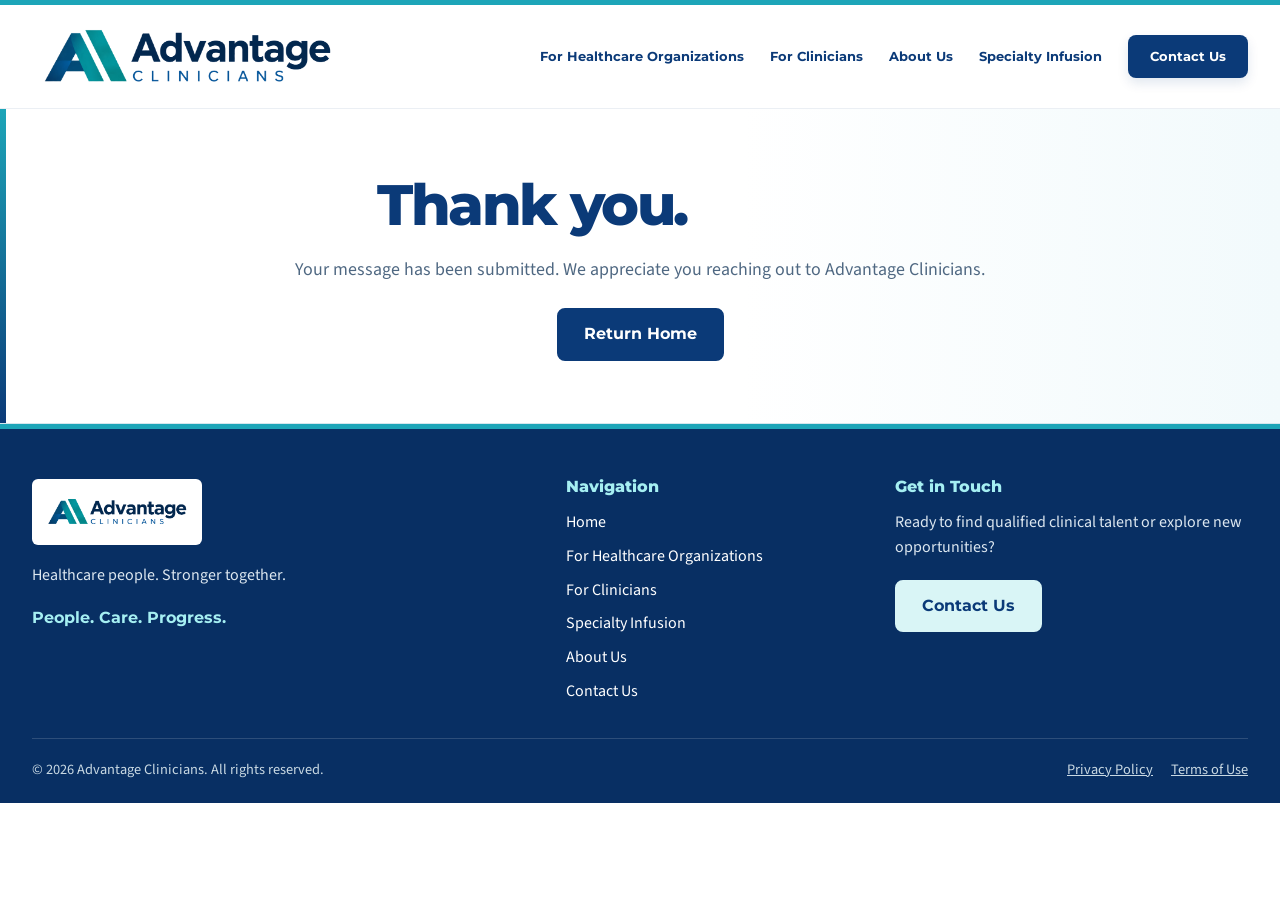
<file: thank-you/index.html>
<!doctype html><html lang="en"><head>
<meta charset="utf-8"><meta name="viewport" content="width=device-width,initial-scale=1">
<title>Thank You | Advantage Clinicians</title><meta name="description" content="Thank you for contacting Advantage Clinicians.">
<link rel="canonical" href="https://advantageclinicians.com/thank-you/"><link rel="icon" type="image/png" href="/assets/favicon.png">
<meta property="og:title" content="Thank You | Advantage Clinicians"><meta property="og:description" content="Thank you for contacting Advantage Clinicians."><meta property="og:type" content="website"><meta property="og:url" content="https://advantageclinicians.com/thank-you/"><meta property="og:image" content="https://advantageclinicians.com/assets/og-image.jpg">
<meta name="twitter:card" content="summary_large_image"><meta name="twitter:title" content="Thank You | Advantage Clinicians"><meta name="twitter:description" content="Thank you for contacting Advantage Clinicians."><meta name="twitter:image" content="https://advantageclinicians.com/assets/og-image.jpg">
<link rel="stylesheet" href="/assets/styles.css"><script src="/assets/site.js" defer></script><script src="/assets/contact.js" defer></script></head><body><a class="skip-link" href="#main">Skip to content</a><header class="site-header"><div class="container header-inner"><a class="logo" href="/" aria-label="Advantage Clinicians home"><img src="/assets/advantage-clinicians-logo.png" alt="Advantage Clinicians"></a><button class="menu-button" aria-expanded="false" aria-controls="site-nav" aria-label="Open menu">☰</button><nav id="site-nav" class="nav" aria-label="Primary"><a  href="/for-healthcare-organizations/">For Healthcare Organizations</a><a  href="/for-clinicians/">For Clinicians</a><a  href="/about/">About Us</a><a href="/specialty-infusion-nursing/">Specialty Infusion</a><a class="button-link"  href="/contact/">Contact Us</a></nav></div></header><main id="main"><section class="simple-hero"><div class="container center"><h1>Thank you.</h1><p class="lead" style="margin-left:auto;margin-right:auto">Your message has been submitted. We appreciate you reaching out to Advantage Clinicians.</p><div class="hero-actions" style="justify-content:center"><a class="btn btn-light" href="/">Return Home</a></div></div></section><div class="container"><p class="help" data-contact-receipt hidden></p></div></main><footer><div class="container"><div class="footer-grid"><div><img class="footer-logo" src="/assets/advantage-clinicians-logo.png" alt="Advantage Clinicians"><p class="footer-copy">Healthcare people. Stronger together.</p><p class="footer-mantra">People. Care. Progress.</p></div><div><h3 class="footer-title">Navigation</h3><div class="footer-links"><a href="/">Home</a><a href="/for-healthcare-organizations/">For Healthcare Organizations</a><a href="/for-clinicians/">For Clinicians</a><a href="/specialty-infusion-nursing/">Specialty Infusion</a><a href="/about/">About Us</a><a href="/contact/">Contact Us</a></div></div><div><h3 class="footer-title">Get in Touch</h3><p class="footer-copy" style="margin-top:0">Ready to find qualified clinical talent or explore new opportunities?</p><a class="btn btn-light footer-cta" href="/contact/">Contact Us</a></div></div><div class="footer-bottom"><span>© 2026 Advantage Clinicians. All rights reserved.</span><span class="legal-links"><a href="/privacy/">Privacy Policy</a><a href="/terms/">Terms of Use</a></span></div></div></footer></body></html>
</file>
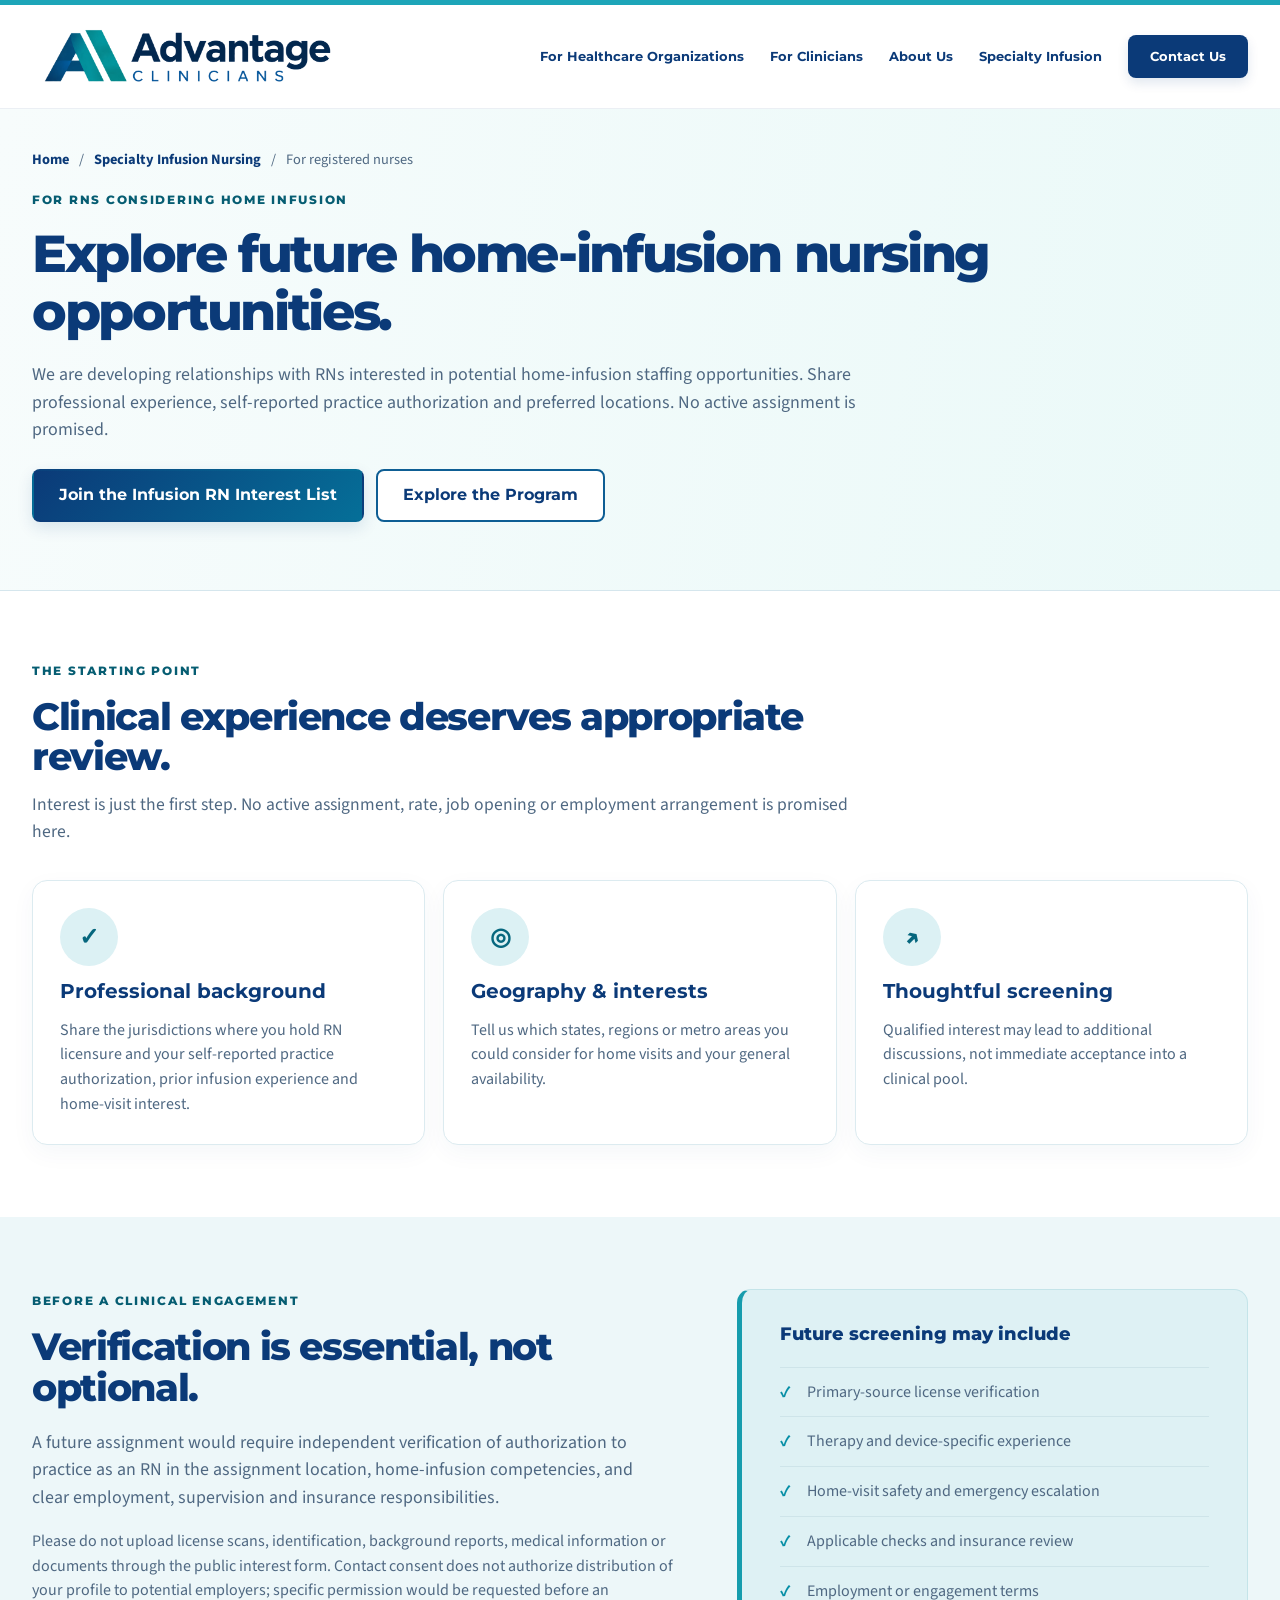
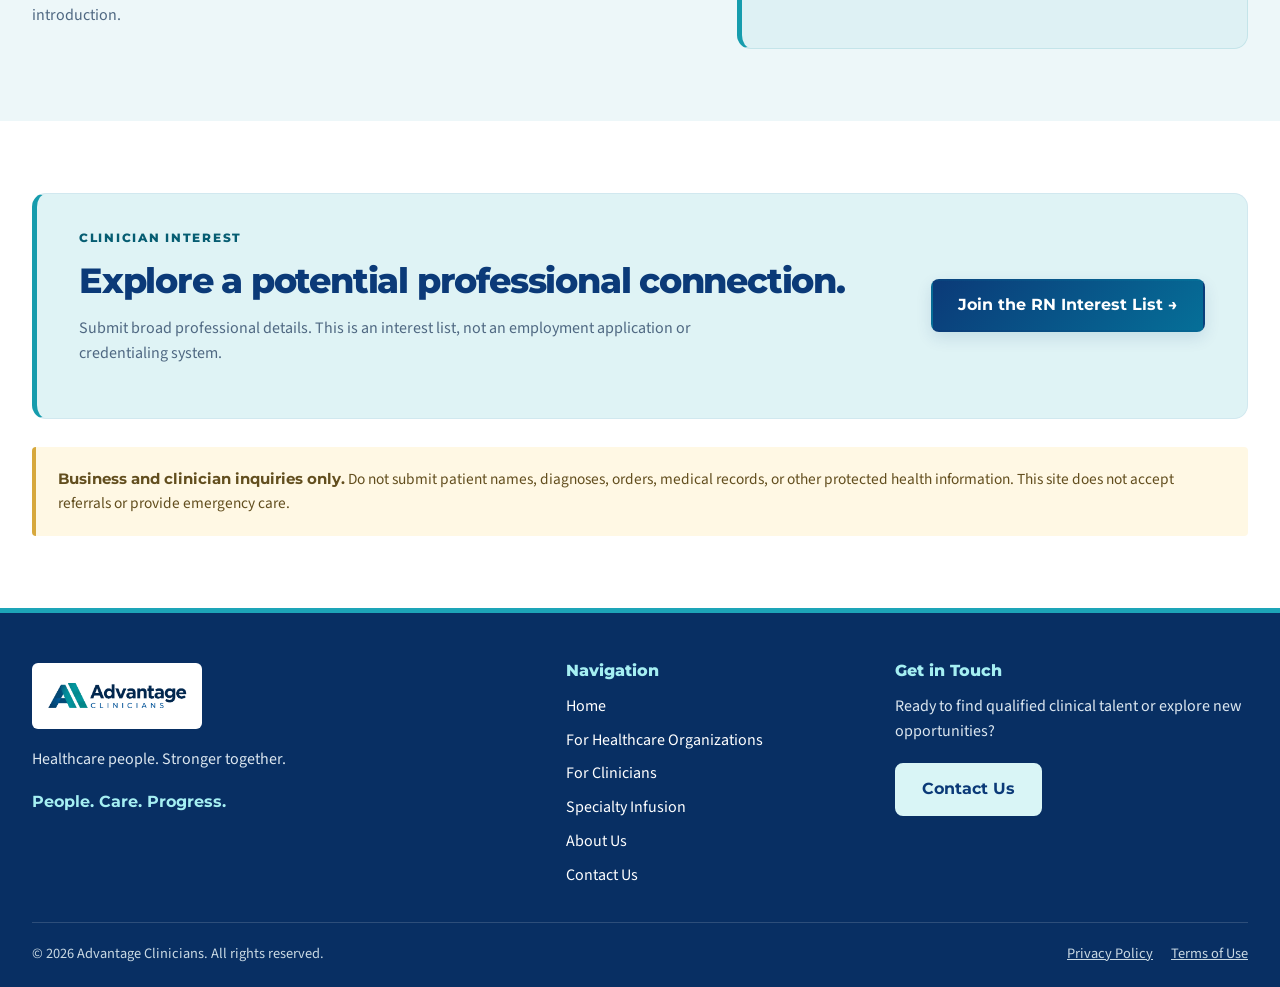
<file: specialty-infusion-nursing/clinicians/index.html>
<!doctype html>
<html lang="en">
<head>
<meta charset="utf-8"><meta name="viewport" content="width=device-width, initial-scale=1">
<title>For Infusion Registered Nurses | Advantage Clinicians</title>
<meta name="description" content="Express interest in potential home-infusion RN staffing opportunities and learn about screening requirements.">

<link rel="canonical" href="https://advantageclinicians.com/specialty-infusion-nursing/clinicians/">
<link rel="icon" type="image/png" href="/assets/favicon.png">
<meta property="og:type" content="website"><meta property="og:title" content="For Infusion Registered Nurses | Advantage Clinicians"><meta property="og:description" content="Express interest in potential home-infusion RN staffing opportunities and learn about screening requirements."><meta property="og:url" content="https://advantageclinicians.com/specialty-infusion-nursing/clinicians/"><meta property="og:image" content="https://advantageclinicians.com/assets/og-image.jpg">
<meta name="twitter:card" content="summary_large_image">
<link rel="stylesheet" href="/assets/styles.css"><script src="/assets/site.js" defer></script><script src="/assets/contact.js" defer></script>
</head>
<body class="infusion-site">
<a class="skip-link" href="#main">Skip to content</a>
<header class="site-header"><div class="container header-inner"><a class="logo" href="/" aria-label="Advantage Clinicians home"><img src="/assets/advantage-clinicians-logo.png" alt="Advantage Clinicians"></a><button class="menu-button" aria-expanded="false" aria-controls="site-nav" aria-label="Open menu">☰</button><nav id="site-nav" class="nav" aria-label="Primary"><a href="/for-healthcare-organizations/">For Healthcare Organizations</a><a href="/for-clinicians/">For Clinicians</a><a href="/about/">About Us</a><a href="/specialty-infusion-nursing/">Specialty Infusion</a><a class="button-link" href="/contact/">Contact Us</a></nav></div></header>
<main id="main"><section class="infusion-subhero infusion-clinician-hero"><div class="container"><div class="infusion-breadcrumb"><a href="/">Home</a><span aria-hidden="true">/</span><a href="/specialty-infusion-nursing/">Specialty Infusion Nursing</a><span aria-hidden="true">/</span><span>For registered nurses</span></div><div class="eyebrow">For RNs considering home infusion</div><h1>Explore future home-infusion nursing opportunities.</h1><p class="lead">We are developing relationships with RNs interested in potential home-infusion staffing opportunities. Share professional experience, self-reported practice authorization and preferred locations. No active assignment is promised.</p><div class="hero-actions"><a class="btn btn-primary" href="/specialty-infusion-nursing/join-network/">Join the Infusion RN Interest List</a><a class="btn btn-secondary" href="/specialty-infusion-nursing/">Explore the Program</a></div></div></section>
<section class="section"><div class="container"><div class="section-title"><div class="eyebrow">The starting point</div><h2>Clinical experience deserves appropriate review.</h2><p>Interest is just the first step. No active assignment, rate, job opening or employment arrangement is promised here.</p></div><div class="cards">
<article class="card"><div class="icon-circle">✓</div><h3>Professional background</h3><p>Share the jurisdictions where you hold RN licensure and your self-reported practice authorization, prior infusion experience and home-visit interest.</p></article>
<article class="card"><div class="icon-circle">◎</div><h3>Geography &amp; interests</h3><p>Tell us which states, regions or metro areas you could consider for home visits and your general availability.</p></article>
<article class="card"><div class="icon-circle">↗</div><h3>Thoughtful screening</h3><p>Qualified interest may lead to additional discussions, not immediate acceptance into a clinical pool.</p></article>
</div></div></section>
<section class="section section-mist"><div class="container infusion-feature-grid"><div><div class="eyebrow">Before a clinical engagement</div><h2>Verification is essential, not optional.</h2><p class="lead">A future assignment would require independent verification of authorization to practice as an RN in the assignment location, home-infusion competencies, and clear employment, supervision and insurance responsibilities.</p><p>Please do not upload license scans, identification, background reports, medical information or documents through the public interest form. Contact consent does not authorize distribution of your profile to potential employers; specific permission would be requested before an introduction.</p></div>
<div class="infusion-feature-panel"><strong>Future screening may include</strong><ul><li>Primary-source license verification</li><li>Therapy and device-specific experience</li><li>Home-visit safety and emergency escalation</li><li>Applicable checks and insurance review</li><li>Employment or engagement terms</li></ul></div></div></section>
<section class="section"><div class="container"><div class="infusion-conversion"><div><div class="eyebrow">Clinician interest</div><h2>Explore a potential professional connection.</h2><p>Submit broad professional details. This is an interest list, not an employment application or credentialing system.</p></div><a class="btn btn-primary" href="/specialty-infusion-nursing/join-network/">Join the RN Interest List →</a></div><aside class="infusion-safety" role="note"><strong>Business and clinician inquiries only.</strong> Do not submit patient names, diagnoses, orders, medical records, or other protected health information. This site does not accept referrals or provide emergency care.</aside></div></section>
</main>
<footer><div class="container"><div class="footer-grid"><div><img class="footer-logo" src="/assets/advantage-clinicians-logo.png" alt="Advantage Clinicians"><p class="footer-copy">Healthcare people. Stronger together.</p><p class="footer-mantra">People. Care. Progress.</p></div><div><h3 class="footer-title">Navigation</h3><div class="footer-links"><a href="/">Home</a><a href="/for-healthcare-organizations/">For Healthcare Organizations</a><a href="/for-clinicians/">For Clinicians</a><a href="/specialty-infusion-nursing/">Specialty Infusion</a><a href="/about/">About Us</a><a href="/contact/">Contact Us</a></div></div><div><h3 class="footer-title">Get in Touch</h3><p class="footer-copy" style="margin-top:0">Ready to find qualified clinical talent or explore new opportunities?</p><a class="btn btn-light footer-cta" href="/contact/">Contact Us</a></div></div><div class="footer-bottom"><span>© 2026 Advantage Clinicians. All rights reserved.</span><span class="legal-links"><a href="/privacy/">Privacy Policy</a><a href="/terms/">Terms of Use</a></span></div></div></footer>
</body>
</html>
</file>
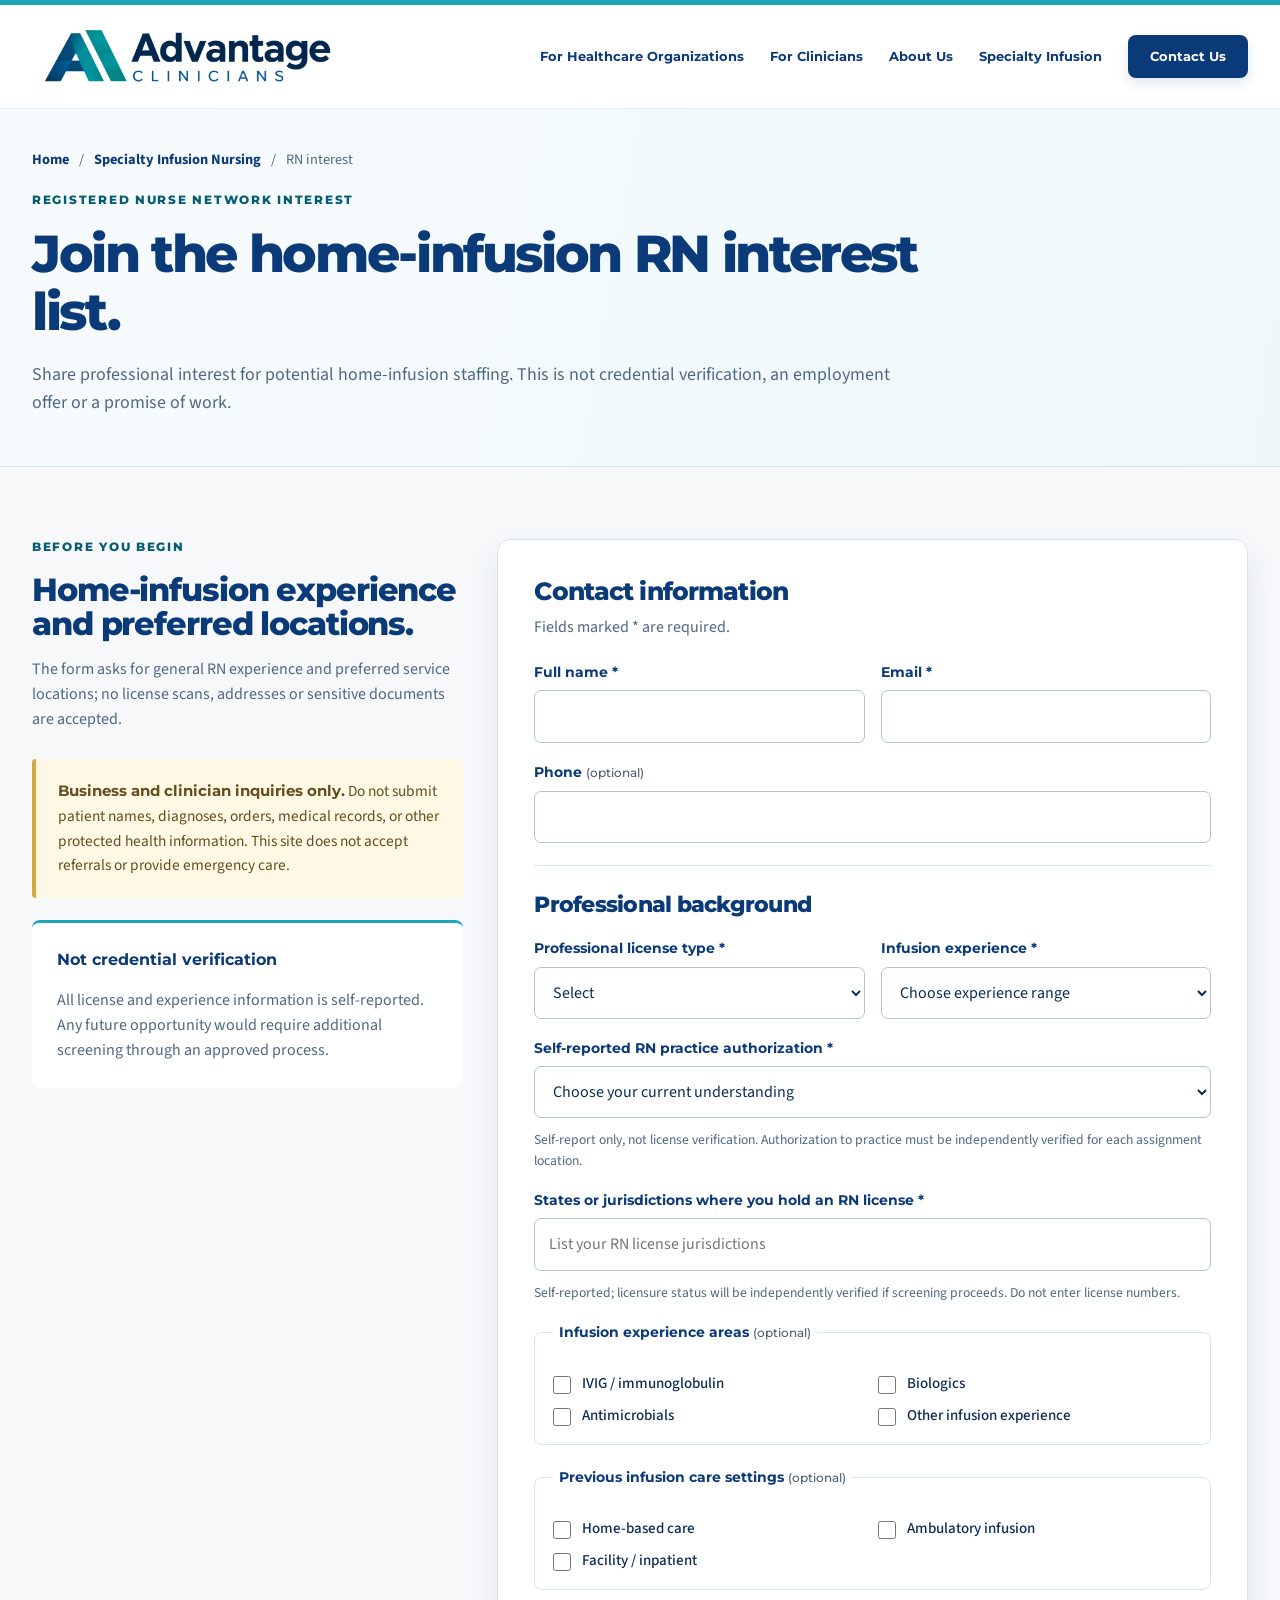
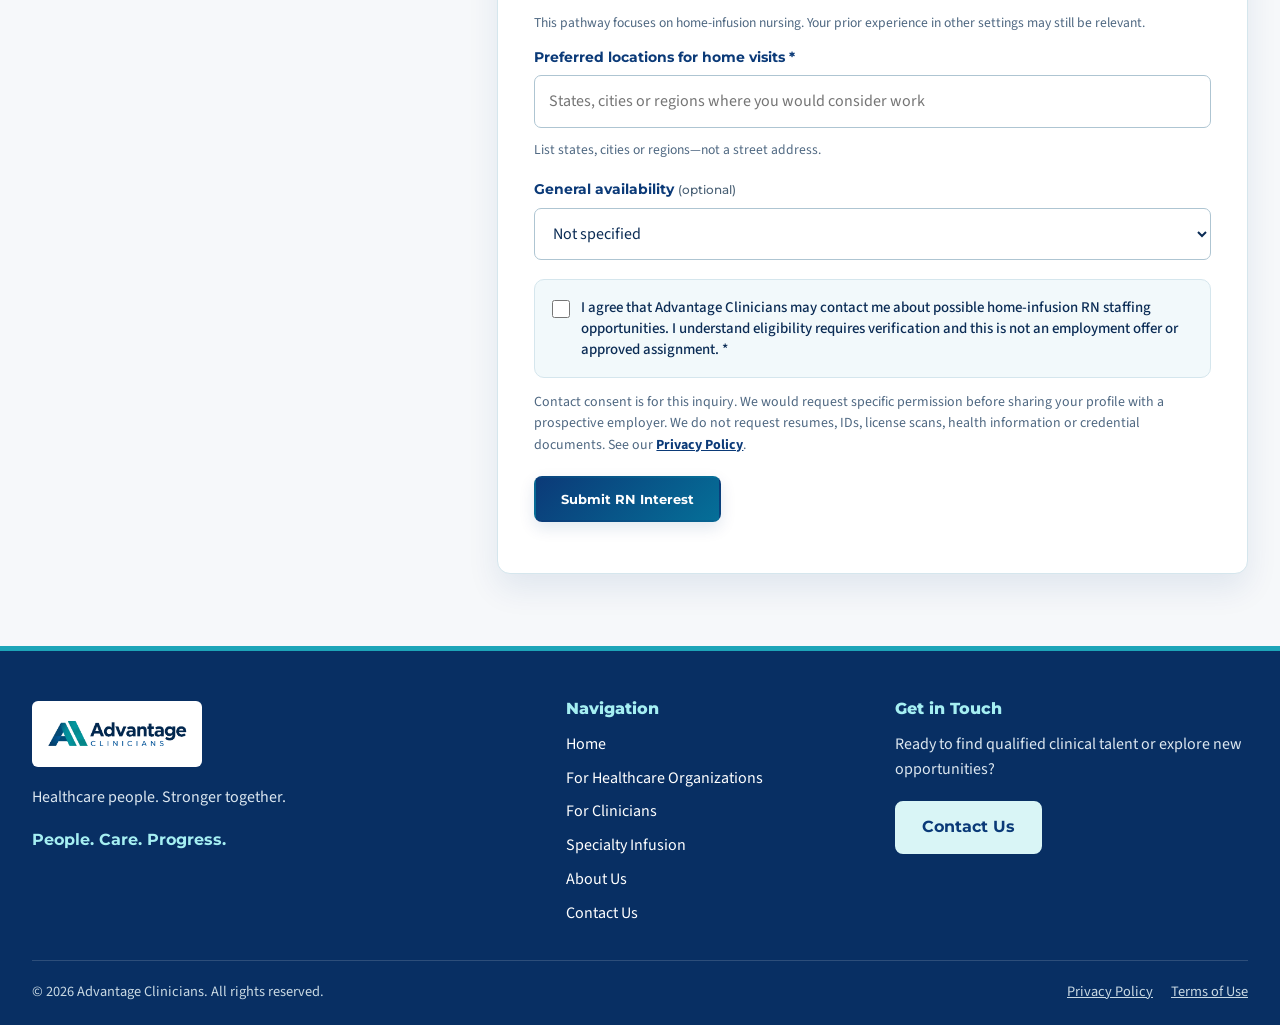
<file: specialty-infusion-nursing/join-network/index.html>
<!doctype html>
<html lang="en">
<head>
<meta charset="utf-8"><meta name="viewport" content="width=device-width, initial-scale=1">
<title>Infusion RN Network Interest | Advantage Clinicians</title>
<meta name="description" content="Express interest in possible home-infusion RN staffing relationships; provide only general professional and self-reported license information.">
<meta name="robots" content="noindex, nofollow">
<link rel="canonical" href="https://advantageclinicians.com/specialty-infusion-nursing/join-network/">
<link rel="icon" type="image/png" href="/assets/favicon.png">
<meta property="og:type" content="website"><meta property="og:title" content="Infusion RN Network Interest | Advantage Clinicians"><meta property="og:description" content="Express interest in possible home-infusion RN staffing relationships; provide only general professional and self-reported license information."><meta property="og:url" content="https://advantageclinicians.com/specialty-infusion-nursing/join-network/"><meta property="og:image" content="https://advantageclinicians.com/assets/og-image.jpg">
<meta name="twitter:card" content="summary_large_image">
<link rel="stylesheet" href="/assets/styles.css"><script src="/assets/site.js" defer></script><script src="/assets/contact.js" defer></script>
</head>
<body class="infusion-site">
<a class="skip-link" href="#main">Skip to content</a>
<header class="site-header"><div class="container header-inner"><a class="logo" href="/" aria-label="Advantage Clinicians home"><img src="/assets/advantage-clinicians-logo.png" alt="Advantage Clinicians"></a><button class="menu-button" aria-expanded="false" aria-controls="site-nav" aria-label="Open menu">☰</button><nav id="site-nav" class="nav" aria-label="Primary"><a href="/for-healthcare-organizations/">For Healthcare Organizations</a><a href="/for-clinicians/">For Clinicians</a><a href="/about/">About Us</a><a href="/specialty-infusion-nursing/">Specialty Infusion</a><a class="button-link" href="/contact/">Contact Us</a></nav></div></header>
<main id="main"><section class="infusion-subhero infusion-form-hero"><div class="container"><div class="infusion-breadcrumb"><a href="/">Home</a><span aria-hidden="true">/</span><a href="/specialty-infusion-nursing/">Specialty Infusion Nursing</a><span aria-hidden="true">/</span><span>RN interest</span></div><div class="eyebrow">Registered nurse network interest</div><h1>Join the home-infusion RN interest list.</h1><p class="lead">Share professional interest for potential home-infusion staffing. This is not credential verification, an employment offer or a promise of work.</p></div></section>
<section class="section section-soft"><div class="container infusion-form-layout">
 <div class="infusion-form-intro"><div class="eyebrow">Before you begin</div><h2>Home-infusion experience and preferred locations.</h2><p>The form asks for general RN experience and preferred service locations; no license scans, addresses or sensitive documents are accepted.</p><aside class="infusion-safety" role="note"><strong>Business and clinician inquiries only.</strong> Do not submit patient names, diagnoses, orders, medical records, or other protected health information. This site does not accept referrals or provide emergency care.</aside><div class="infusion-tip"><strong>Not credential verification</strong><p>All license and experience information is self-reported. Any future opportunity would require additional screening through an approved process.</p></div></div>
 <form class="infusion-form" name="infusion-clinician-interest" method="POST" action="/specialty-infusion-nursing/thank-you/" data-netlify="true" data-contact-tracking netlify-honeypot="bot-field" aria-labelledby="rn-form-title">
  <input type="hidden" name="form-name" value="infusion-clinician-interest">
  <input type="hidden" name="source_page" value="/specialty-infusion-nursing/join-network/">
  <input type="hidden" name="submission_reference" value="">
<input type="hidden" name="page_url" value="">
<input type="hidden" name="landing_page" value="">
<input type="hidden" name="referring_page" value="">
<input type="hidden" name="utm_source" value="">
<input type="hidden" name="utm_medium" value="">
<input type="hidden" name="utm_campaign" value="">
<input type="hidden" name="utm_content" value="">
<input type="hidden" name="utm_term" value="">
<input type="hidden" name="client_submitted_at" value="">
<input type="hidden" name="client_timezone" value="">
<input type="hidden" name="capture_version" value="2026-11-12">
<p class="hp" hidden aria-hidden="true"><label>Leave this field empty: <input name="bot-field" tabindex="-1" autocomplete="off"></label></p>
  <h2 id="rn-form-title">Contact information</h2><p class="infusion-form-desc">Fields marked * are required.</p>
  <div class="field-grid"><div class="field"><label for="rn-name">Full name *</label><input id="rn-name" name="full_name" type="text" autocomplete="name" maxlength="100" required></div>
  <div class="field"><label for="rn-email">Email *</label><input id="rn-email" name="email" type="email" autocomplete="email" maxlength="254" required></div></div>
  <div class="field"><label for="rn-phone">Phone <span class="infusion-optional">(optional)</span></label><input id="rn-phone" name="phone" type="tel" autocomplete="tel" maxlength="32"></div>
  <h2 class="infusion-form-subhead">Professional background</h2>
  <div class="field-grid"><div class="field"><label for="rn-license">Professional license type *</label><select id="rn-license" name="license_type" required><option value="">Select</option><option value="RN">Registered nurse (RN)</option></select></div>
  <div class="field"><label for="rn-years">Infusion experience *</label><select id="rn-years" name="years_infusion_range" required><option value="">Choose experience range</option><option>No prior infusion experience</option><option>Less than 1 year</option><option>1–3 years</option><option>4–7 years</option><option>8+ years</option></select></div></div>
  <input type="hidden" name="ohio_practice_status" value="">
  <div class="field"><label for="rn-practice-status">Self-reported RN practice authorization *</label><select id="rn-practice-status" name="practice_authorization_status" required><option value="">Choose your current understanding</option><option value="Licensed in preferred locations">I hold RN licensure for my preferred locations</option><option value="Multistate privilege needs verification">I hold a multistate RN license; privileges require location-specific verification</option><option value="Needs verification">I am unsure or my eligibility requires review</option></select><small class="infusion-field-help">Self-report only, not license verification. Authorization to practice must be independently verified for each assignment location.</small></div>
  <div class="field"><label for="rn-license-states">States or jurisdictions where you hold an RN license *</label><input id="rn-license-states" name="license_states" type="text" maxlength="100" placeholder="List your RN license jurisdictions" aria-describedby="rn-license-note" required><small class="infusion-field-help" id="rn-license-note">Self-reported; licensure status will be independently verified if screening proceeds. Do not enter license numbers.</small></div>
  <fieldset class="infusion-fieldset"><legend>Infusion experience areas <span class="infusion-optional">(optional)</span></legend><div class="infusion-check-grid">
   <label class="infusion-check"><input type="checkbox" name="therapy_experience" value="IVIG"> IVIG / immunoglobulin</label>
   <label class="infusion-check"><input type="checkbox" name="therapy_experience" value="Biologics"> Biologics</label>
   <label class="infusion-check"><input type="checkbox" name="therapy_experience" value="Antimicrobials"> Antimicrobials</label>
   <label class="infusion-check"><input type="checkbox" name="therapy_experience" value="Other"> Other infusion experience</label>
  </div></fieldset>
  <fieldset class="infusion-fieldset"><legend>Previous infusion care settings <span class="infusion-optional">(optional)</span></legend><div class="infusion-check-grid">
   <label class="infusion-check"><input type="checkbox" name="settings_experience" value="Home"> Home-based care</label>
   <label class="infusion-check"><input type="checkbox" name="settings_experience" value="Ambulatory"> Ambulatory infusion</label>
   <label class="infusion-check"><input type="checkbox" name="settings_experience" value="Facility"> Facility / inpatient</label>
  </div></fieldset>
  <p class="infusion-field-help">This pathway focuses on home-infusion nursing. Your prior experience in other settings may still be relevant.</p>
  <div class="field"><label for="rn-regions">Preferred locations for home visits *</label><input id="rn-regions" name="service_geography" type="text" maxlength="160" placeholder="States, cities or regions where you would consider work" aria-describedby="rn-regions-note" required><small id="rn-regions-note" class="infusion-field-help">List states, cities or regions—not a street address.</small></div>
  <div class="field"><label for="rn-availability">General availability <span class="infusion-optional">(optional)</span></label><select id="rn-availability" name="availability_band"><option value="">Not specified</option><option>Weekdays</option><option>Evenings</option><option>Weekends</option><option>PRN / variable</option><option>Flexible</option></select></div>
  <label class="infusion-consent"><input type="checkbox" name="consent_to_contact" value="yes" required><span>I agree that Advantage Clinicians may contact me about possible home-infusion RN staffing opportunities. I understand eligibility requires verification and this is not an employment offer or approved assignment. *</span></label>
  <p class="infusion-privacy">Contact consent is for this inquiry. We would request specific permission before sharing your profile with a prospective employer. We do not request resumes, IDs, license scans, health information or credential documents. See our <a href="/privacy/">Privacy Policy</a>.</p>
  <button class="btn btn-primary infusion-submit" type="submit">Submit RN Interest</button>
 <p class="help" data-submit-status role="status" aria-live="polite" tabindex="-1"></p></form>
</div></section></main>
<footer><div class="container"><div class="footer-grid"><div><img class="footer-logo" src="/assets/advantage-clinicians-logo.png" alt="Advantage Clinicians"><p class="footer-copy">Healthcare people. Stronger together.</p><p class="footer-mantra">People. Care. Progress.</p></div><div><h3 class="footer-title">Navigation</h3><div class="footer-links"><a href="/">Home</a><a href="/for-healthcare-organizations/">For Healthcare Organizations</a><a href="/for-clinicians/">For Clinicians</a><a href="/specialty-infusion-nursing/">Specialty Infusion</a><a href="/about/">About Us</a><a href="/contact/">Contact Us</a></div></div><div><h3 class="footer-title">Get in Touch</h3><p class="footer-copy" style="margin-top:0">Ready to find qualified clinical talent or explore new opportunities?</p><a class="btn btn-light footer-cta" href="/contact/">Contact Us</a></div></div><div class="footer-bottom"><span>© 2026 Advantage Clinicians. All rights reserved.</span><span class="legal-links"><a href="/privacy/">Privacy Policy</a><a href="/terms/">Terms of Use</a></span></div></div></footer>
</body>
</html>
</file>
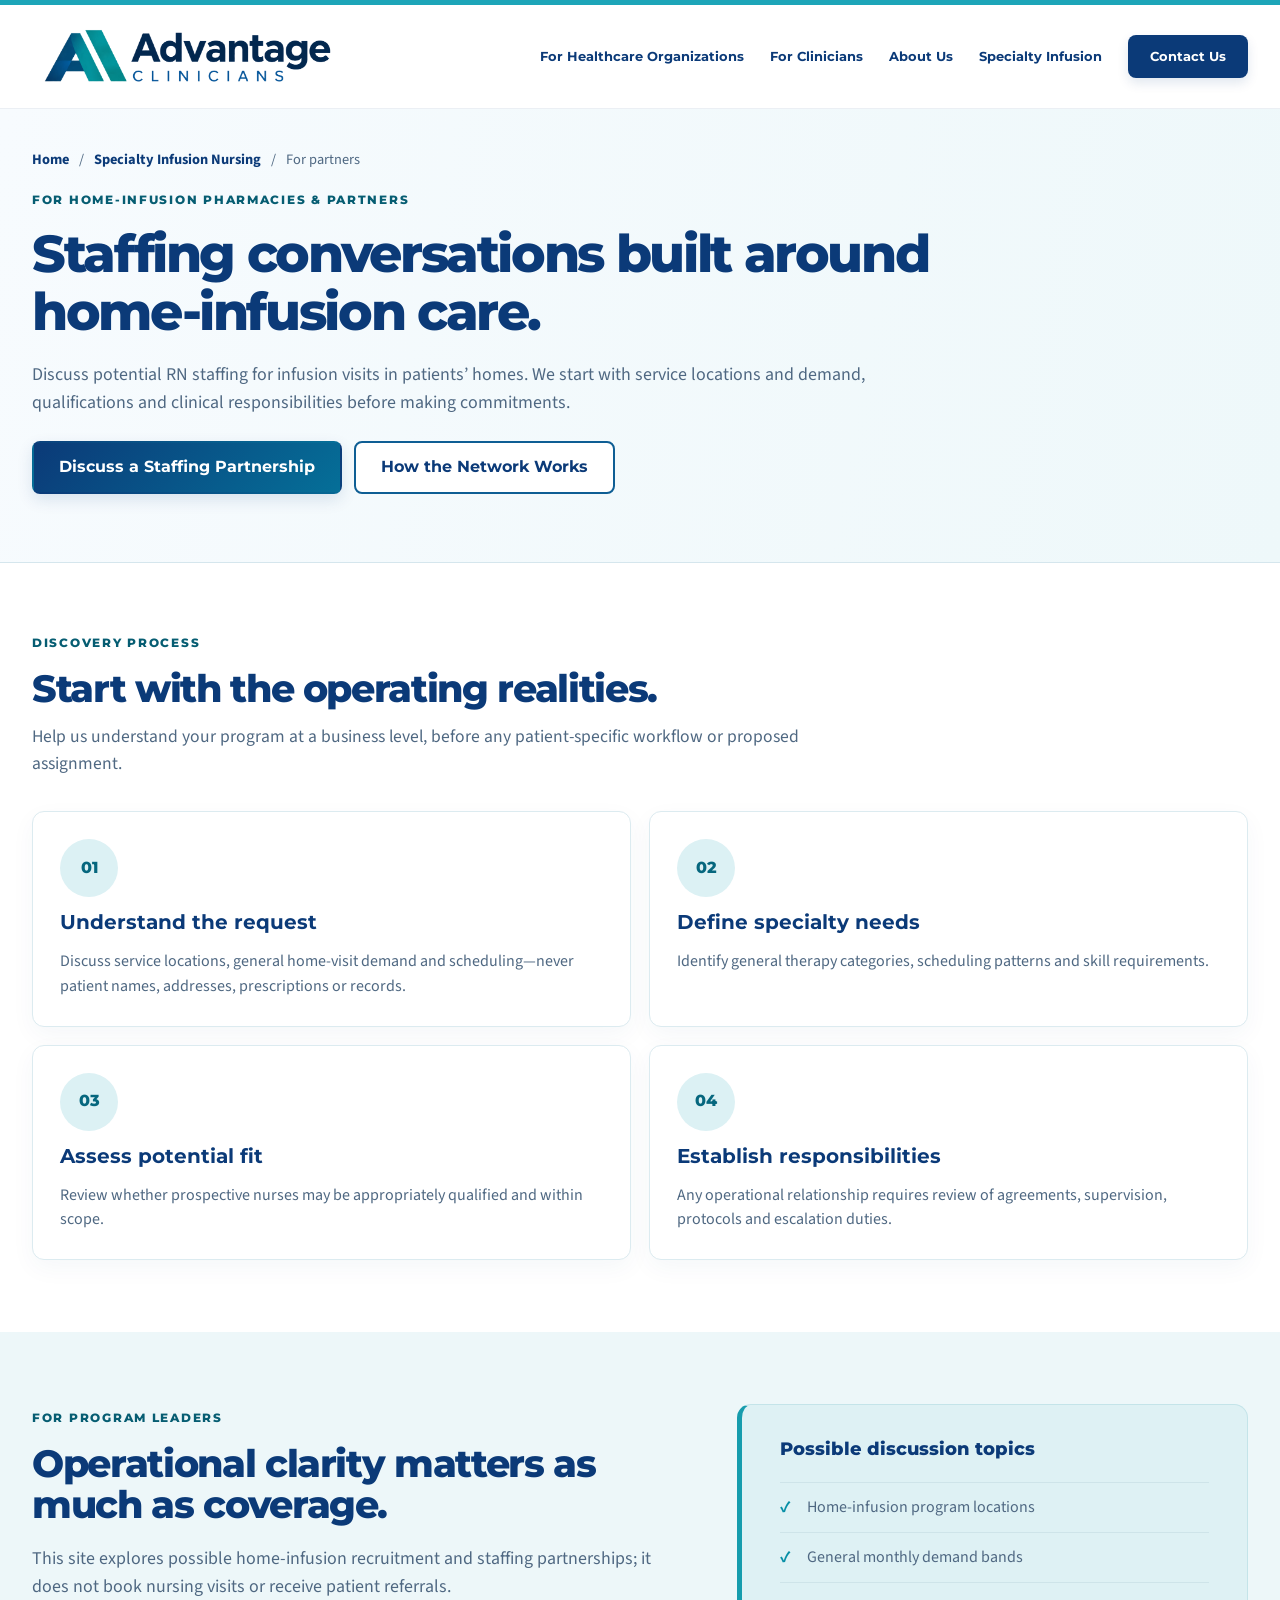
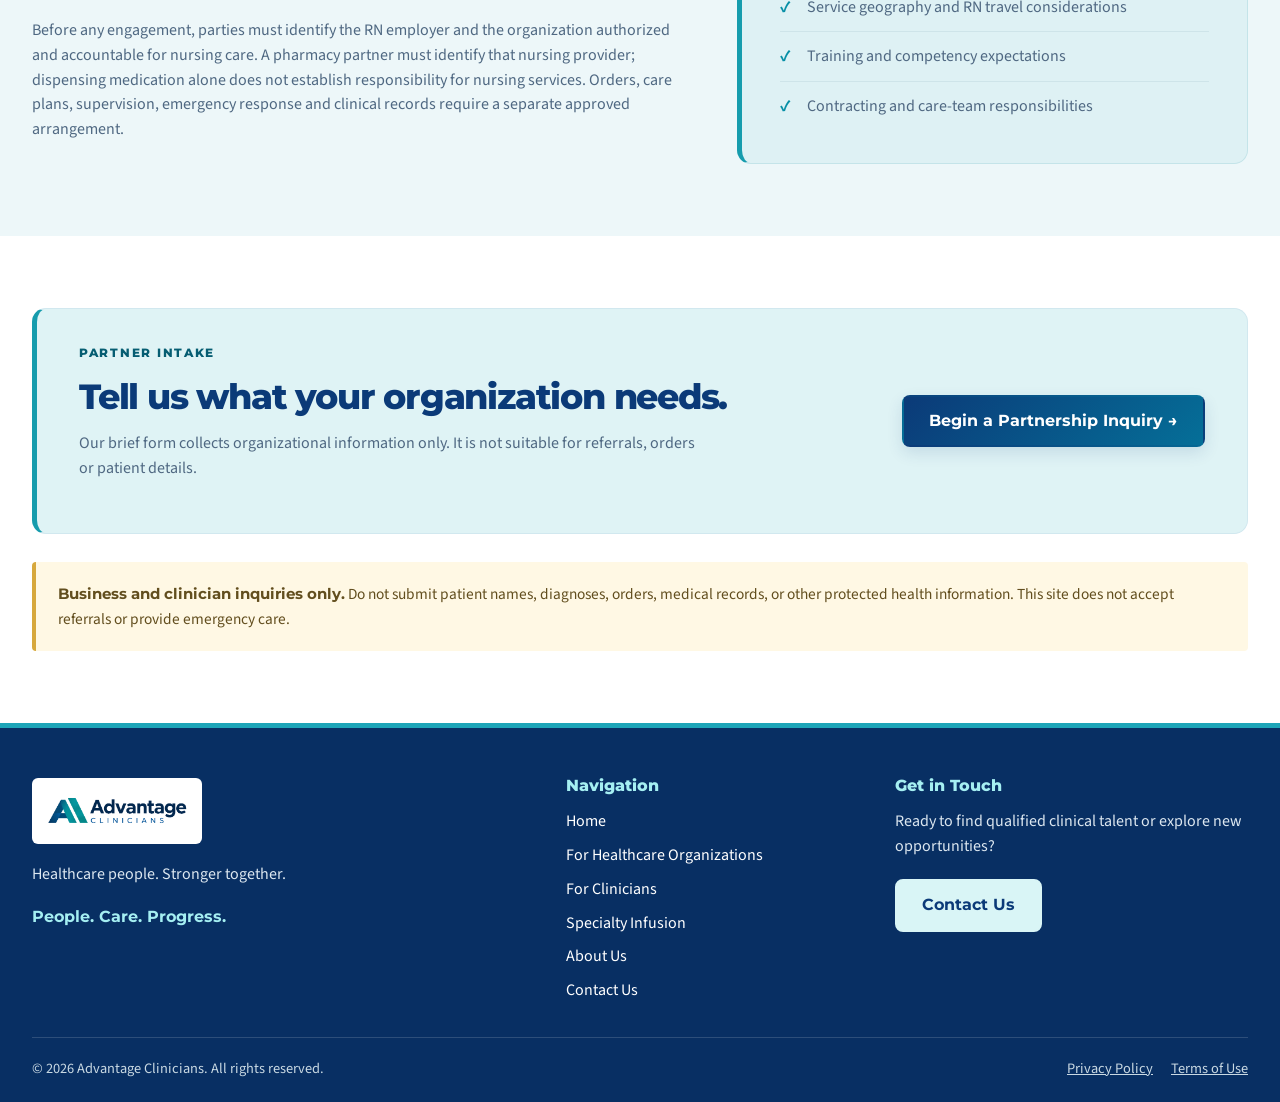
<file: specialty-infusion-nursing/partners/index.html>
<!doctype html>
<html lang="en">
<head>
<meta charset="utf-8"><meta name="viewport" content="width=device-width, initial-scale=1">
<title>For Specialty Infusion Partners | Advantage Clinicians</title>
<meta name="description" content="Explore potential home-infusion RN staffing partnerships in the locations your program serves, subject to qualifications and clinical accountability.">

<link rel="canonical" href="https://advantageclinicians.com/specialty-infusion-nursing/partners/">
<link rel="icon" type="image/png" href="/assets/favicon.png">
<meta property="og:type" content="website"><meta property="og:title" content="For Specialty Infusion Partners | Advantage Clinicians"><meta property="og:description" content="Explore potential home-infusion RN staffing partnerships in the locations your program serves, subject to qualifications and clinical accountability."><meta property="og:url" content="https://advantageclinicians.com/specialty-infusion-nursing/partners/"><meta property="og:image" content="https://advantageclinicians.com/assets/og-image.jpg">
<meta name="twitter:card" content="summary_large_image">
<link rel="stylesheet" href="/assets/styles.css"><script src="/assets/site.js" defer></script><script src="/assets/contact.js" defer></script>
</head>
<body class="infusion-site">
<a class="skip-link" href="#main">Skip to content</a>
<header class="site-header"><div class="container header-inner"><a class="logo" href="/" aria-label="Advantage Clinicians home"><img src="/assets/advantage-clinicians-logo.png" alt="Advantage Clinicians"></a><button class="menu-button" aria-expanded="false" aria-controls="site-nav" aria-label="Open menu">☰</button><nav id="site-nav" class="nav" aria-label="Primary"><a href="/for-healthcare-organizations/">For Healthcare Organizations</a><a href="/for-clinicians/">For Clinicians</a><a href="/about/">About Us</a><a href="/specialty-infusion-nursing/">Specialty Infusion</a><a class="button-link" href="/contact/">Contact Us</a></nav></div></header>
<main id="main"><section class="infusion-subhero"><div class="container"><div class="infusion-breadcrumb"><a href="/">Home</a><span aria-hidden="true">/</span><a href="/specialty-infusion-nursing/">Specialty Infusion Nursing</a><span aria-hidden="true">/</span><span>For partners</span></div><div class="eyebrow">For home-infusion pharmacies &amp; partners</div><h1>Staffing conversations built around home-infusion care.</h1><p class="lead">Discuss potential RN staffing for infusion visits in patients’ homes. We start with service locations and demand, qualifications and clinical responsibilities before making commitments.</p><div class="hero-actions"><a class="btn btn-primary" href="/specialty-infusion-nursing/request-coverage/">Discuss a Staffing Partnership</a><a class="btn btn-secondary" href="/specialty-infusion-nursing/">How the Network Works</a></div></div></section>
<section class="section"><div class="container"><div class="section-title"><div class="eyebrow">Discovery process</div><h2>Start with the operating realities.</h2><p>Help us understand your program at a business level, before any patient-specific workflow or proposed assignment.</p></div><div class="cards infusion-service-cards">
<article class="card"><div class="icon-circle">01</div><h3>Understand the request</h3><p>Discuss service locations, general home-visit demand and scheduling—never patient names, addresses, prescriptions or records.</p></article>
<article class="card"><div class="icon-circle">02</div><h3>Define specialty needs</h3><p>Identify general therapy categories, scheduling patterns and skill requirements.</p></article>
<article class="card"><div class="icon-circle">03</div><h3>Assess potential fit</h3><p>Review whether prospective nurses may be appropriately qualified and within scope.</p></article>
<article class="card"><div class="icon-circle">04</div><h3>Establish responsibilities</h3><p>Any operational relationship requires review of agreements, supervision, protocols and escalation duties.</p></article>
</div></div></section>
<section class="section section-mist"><div class="container infusion-feature-grid"><div><div class="eyebrow">For program leaders</div><h2>Operational clarity matters as much as coverage.</h2><p class="lead">This site explores possible home-infusion recruitment and staffing partnerships; it does not book nursing visits or receive patient referrals.</p><p>Before any engagement, parties must identify the RN employer and the organization authorized and accountable for nursing care. A pharmacy partner must identify that nursing provider; dispensing medication alone does not establish responsibility for nursing services. Orders, care plans, supervision, emergency response and clinical records require a separate approved arrangement.</p></div>
<div class="infusion-feature-panel"><strong>Possible discussion topics</strong><ul><li>Home-infusion program locations</li><li>General monthly demand bands</li><li>Service geography and RN travel considerations</li><li>Training and competency expectations</li><li>Contracting and care-team responsibilities</li></ul></div></div></section>
<section class="section"><div class="container"><div class="infusion-conversion"><div><div class="eyebrow">Partner intake</div><h2>Tell us what your organization needs.</h2><p>Our brief form collects organizational information only. It is not suitable for referrals, orders or patient details.</p></div><a class="btn btn-primary" href="/specialty-infusion-nursing/request-coverage/">Begin a Partnership Inquiry →</a></div><aside class="infusion-safety" role="note"><strong>Business and clinician inquiries only.</strong> Do not submit patient names, diagnoses, orders, medical records, or other protected health information. This site does not accept referrals or provide emergency care.</aside></div></section>
</main>
<footer><div class="container"><div class="footer-grid"><div><img class="footer-logo" src="/assets/advantage-clinicians-logo.png" alt="Advantage Clinicians"><p class="footer-copy">Healthcare people. Stronger together.</p><p class="footer-mantra">People. Care. Progress.</p></div><div><h3 class="footer-title">Navigation</h3><div class="footer-links"><a href="/">Home</a><a href="/for-healthcare-organizations/">For Healthcare Organizations</a><a href="/for-clinicians/">For Clinicians</a><a href="/specialty-infusion-nursing/">Specialty Infusion</a><a href="/about/">About Us</a><a href="/contact/">Contact Us</a></div></div><div><h3 class="footer-title">Get in Touch</h3><p class="footer-copy" style="margin-top:0">Ready to find qualified clinical talent or explore new opportunities?</p><a class="btn btn-light footer-cta" href="/contact/">Contact Us</a></div></div><div class="footer-bottom"><span>© 2026 Advantage Clinicians. All rights reserved.</span><span class="legal-links"><a href="/privacy/">Privacy Policy</a><a href="/terms/">Terms of Use</a></span></div></div></footer>
</body>
</html>
</file>
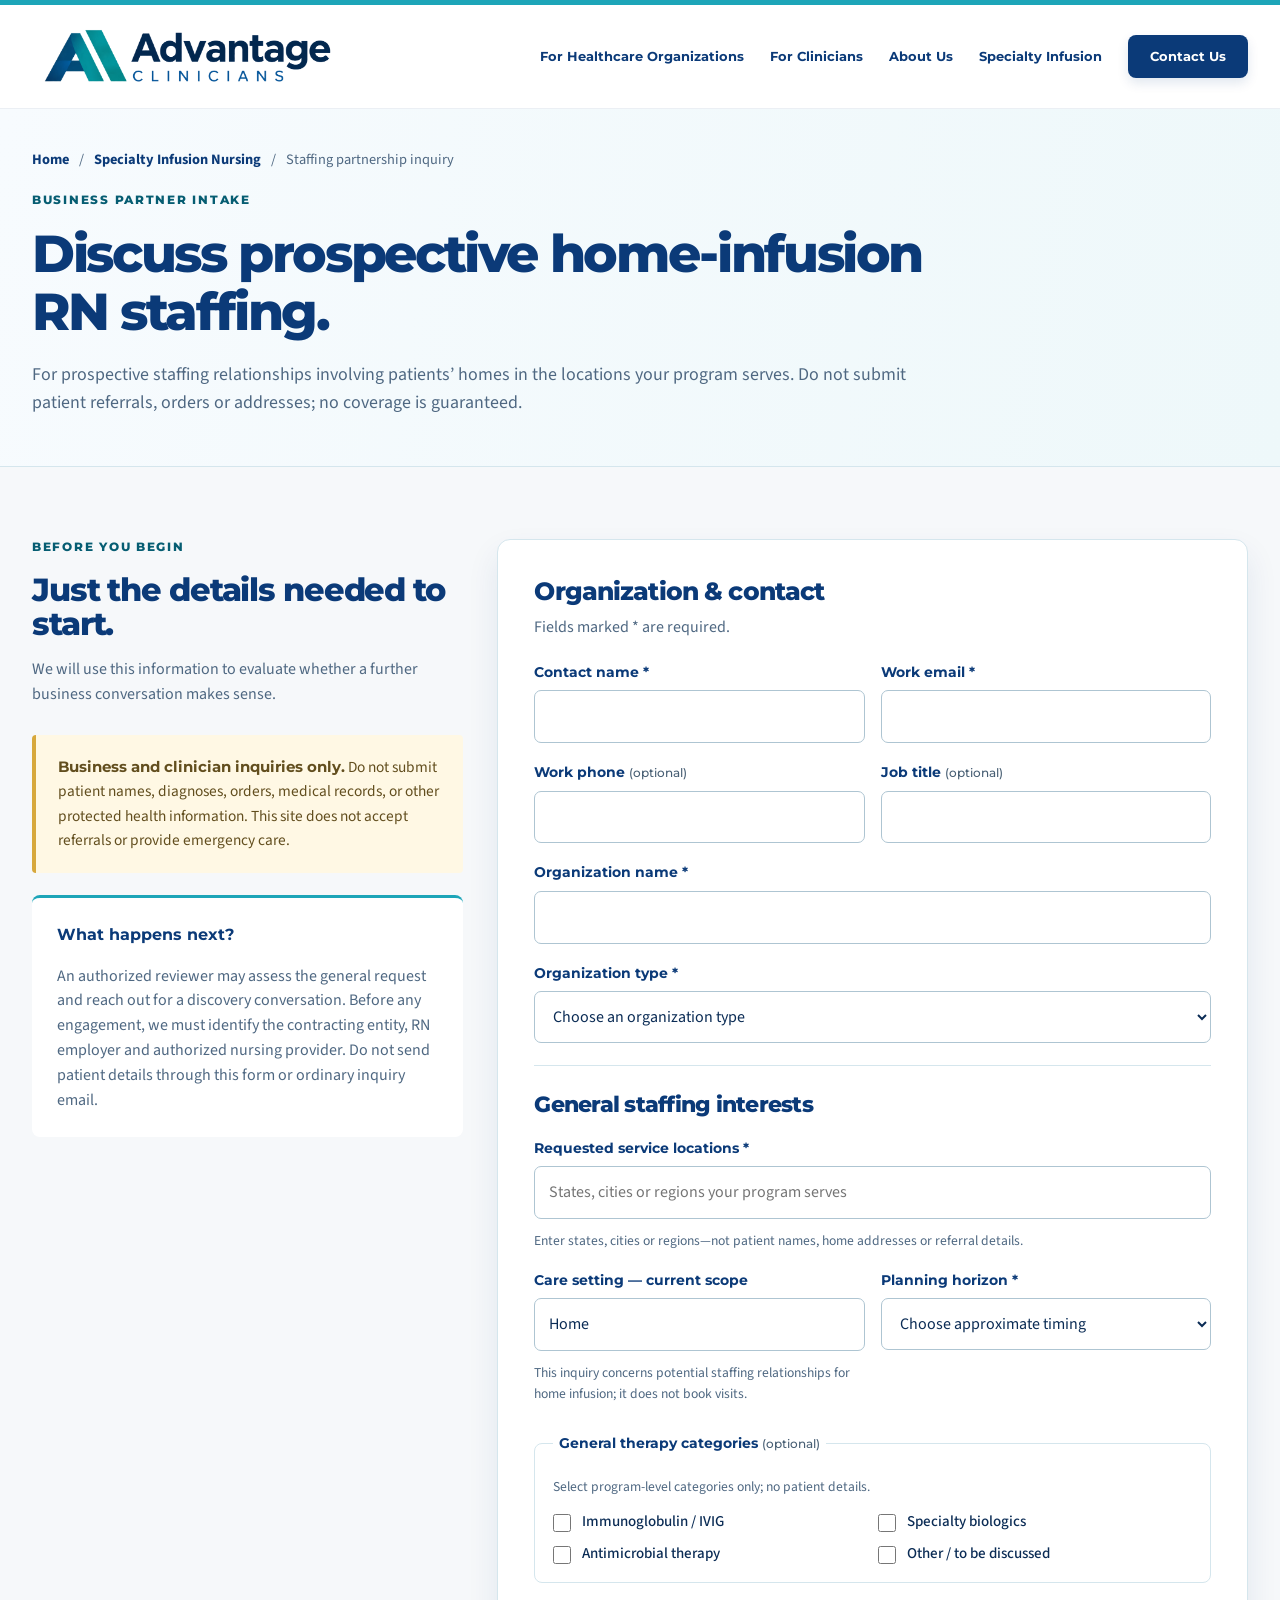
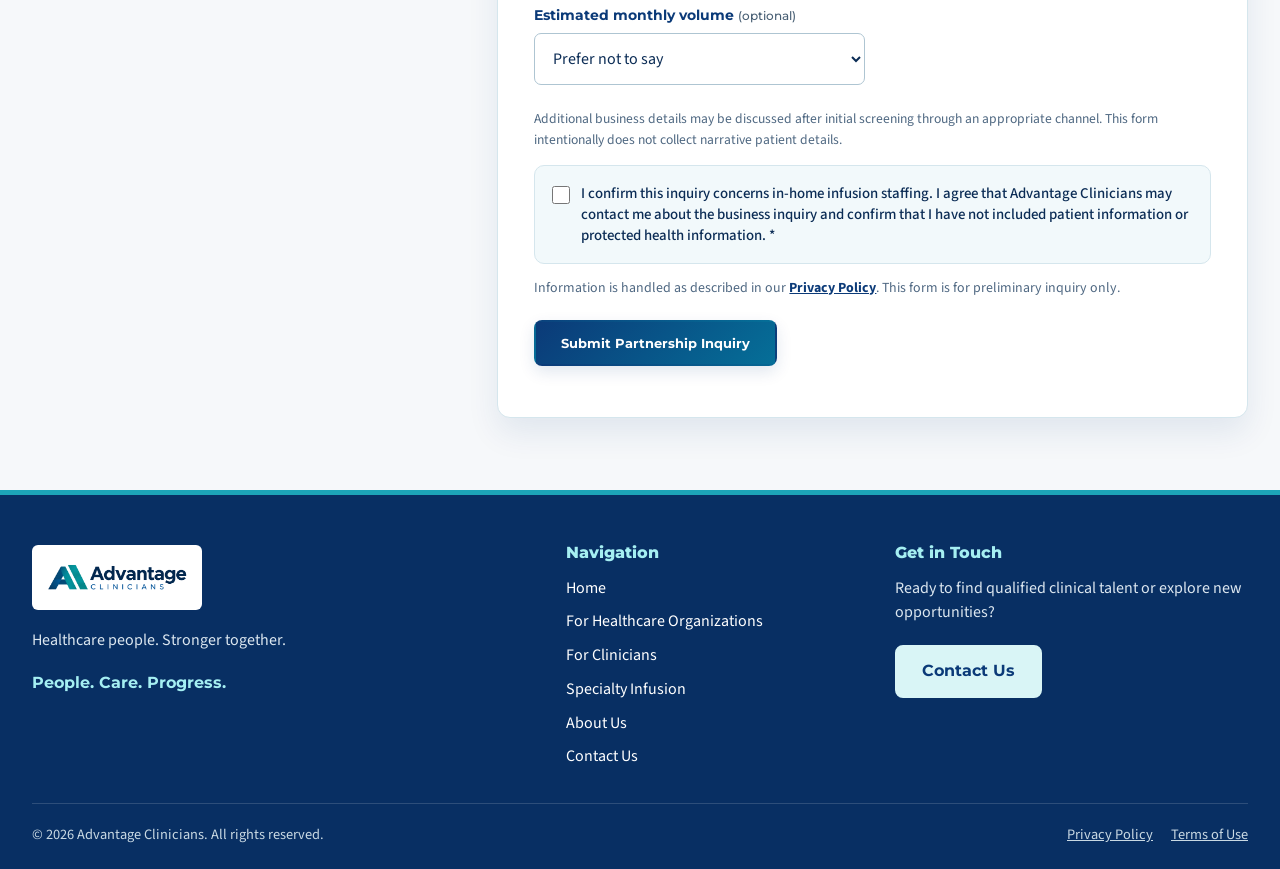
<file: specialty-infusion-nursing/request-coverage/index.html>
<!doctype html>
<html lang="en">
<head>
<meta charset="utf-8"><meta name="viewport" content="width=device-width, initial-scale=1">
<title>Infusion RN Staffing Inquiry | Advantage Clinicians</title>
<meta name="description" content="Submit a non-patient inquiry about possible home-infusion RN staffing. Do not send patient addresses, medical records or orders.">
<meta name="robots" content="noindex, nofollow">
<link rel="canonical" href="https://advantageclinicians.com/specialty-infusion-nursing/request-coverage/">
<link rel="icon" type="image/png" href="/assets/favicon.png">
<meta property="og:type" content="website"><meta property="og:title" content="Infusion RN Staffing Inquiry | Advantage Clinicians"><meta property="og:description" content="Submit a non-patient inquiry about possible home-infusion RN staffing. Do not send patient addresses, medical records or orders."><meta property="og:url" content="https://advantageclinicians.com/specialty-infusion-nursing/request-coverage/"><meta property="og:image" content="https://advantageclinicians.com/assets/og-image.jpg">
<meta name="twitter:card" content="summary_large_image">
<link rel="stylesheet" href="/assets/styles.css"><script src="/assets/site.js" defer></script><script src="/assets/contact.js" defer></script>
</head>
<body class="infusion-site">
<a class="skip-link" href="#main">Skip to content</a>
<header class="site-header"><div class="container header-inner"><a class="logo" href="/" aria-label="Advantage Clinicians home"><img src="/assets/advantage-clinicians-logo.png" alt="Advantage Clinicians"></a><button class="menu-button" aria-expanded="false" aria-controls="site-nav" aria-label="Open menu">☰</button><nav id="site-nav" class="nav" aria-label="Primary"><a href="/for-healthcare-organizations/">For Healthcare Organizations</a><a href="/for-clinicians/">For Clinicians</a><a href="/about/">About Us</a><a href="/specialty-infusion-nursing/">Specialty Infusion</a><a class="button-link" href="/contact/">Contact Us</a></nav></div></header>
<main id="main"><section class="infusion-subhero infusion-form-hero"><div class="container"><div class="infusion-breadcrumb"><a href="/">Home</a><span aria-hidden="true">/</span><a href="/specialty-infusion-nursing/">Specialty Infusion Nursing</a><span aria-hidden="true">/</span><span>Staffing partnership inquiry</span></div><div class="eyebrow">Business partner intake</div><h1>Discuss prospective home-infusion RN staffing.</h1><p class="lead">For prospective staffing relationships involving patients’ homes in the locations your program serves. Do not submit patient referrals, orders or addresses; no coverage is guaranteed.</p></div></section>
<section class="section section-soft"><div class="container infusion-form-layout">
 <div class="infusion-form-intro"><div class="eyebrow">Before you begin</div><h2>Just the details needed to start.</h2><p>We will use this information to evaluate whether a further business conversation makes sense.</p><aside class="infusion-safety" role="note"><strong>Business and clinician inquiries only.</strong> Do not submit patient names, diagnoses, orders, medical records, or other protected health information. This site does not accept referrals or provide emergency care.</aside><div class="infusion-tip"><strong>What happens next?</strong><p>An authorized reviewer may assess the general request and reach out for a discovery conversation. Before any engagement, we must identify the contracting entity, RN employer and authorized nursing provider. Do not send patient details through this form or ordinary inquiry email.</p></div></div>
 <form class="infusion-form" name="infusion-partner-inquiry" method="POST" action="/specialty-infusion-nursing/thank-you/" data-netlify="true" data-contact-tracking netlify-honeypot="bot-field" aria-labelledby="partner-form-title">
  <input type="hidden" name="form-name" value="infusion-partner-inquiry">
  <input type="hidden" name="source_page" value="/specialty-infusion-nursing/request-coverage/">
  <input type="hidden" name="submission_reference" value="">
<input type="hidden" name="page_url" value="">
<input type="hidden" name="landing_page" value="">
<input type="hidden" name="referring_page" value="">
<input type="hidden" name="utm_source" value="">
<input type="hidden" name="utm_medium" value="">
<input type="hidden" name="utm_campaign" value="">
<input type="hidden" name="utm_content" value="">
<input type="hidden" name="utm_term" value="">
<input type="hidden" name="client_submitted_at" value="">
<input type="hidden" name="client_timezone" value="">
<input type="hidden" name="capture_version" value="2026-11-12">
<p class="hp" hidden aria-hidden="true"><label>Leave this field empty: <input name="bot-field" tabindex="-1" autocomplete="off"></label></p>
  <h2 id="partner-form-title">Organization &amp; contact</h2><p class="infusion-form-desc">Fields marked * are required.</p>
  <div class="field-grid"><div class="field"><label for="partner-contact">Contact name *</label><input id="partner-contact" name="contact_name" type="text" autocomplete="name" maxlength="100" required></div>
  <div class="field"><label for="partner-email">Work email *</label><input id="partner-email" name="work_email" type="email" autocomplete="email" maxlength="254" required></div></div>
  <div class="field-grid"><div class="field"><label for="partner-phone">Work phone <span class="infusion-optional">(optional)</span></label><input id="partner-phone" name="work_phone" type="tel" autocomplete="tel" maxlength="32"></div>
  <div class="field"><label for="partner-role">Job title <span class="infusion-optional">(optional)</span></label><input id="partner-role" name="role_title" type="text" maxlength="80"></div></div>
  <div class="field"><label for="partner-org">Organization name *</label><input id="partner-org" name="organization_name" type="text" autocomplete="organization" maxlength="130" required></div>
  <div class="field"><label for="partner-type">Organization type *</label><select id="partner-type" name="organization_type" required><option value="">Choose an organization type</option><option value="Specialty pharmacy">Specialty pharmacy</option><option value="Infusion provider">Infusion provider</option><option value="Healthcare organization">Healthcare organization</option><option value="Other">Other</option></select></div>
  <h2 class="infusion-form-subhead">General staffing interests</h2>
  <div class="field"><label for="partner-region">Requested service locations *</label><input id="partner-region" name="state_regions" type="text" maxlength="160" placeholder="States, cities or regions your program serves" aria-describedby="partner-region-help" required><small id="partner-region-help" class="infusion-field-help">Enter states, cities or regions—not patient names, home addresses or referral details.</small></div>
  <div class="field-grid"><div class="field"><label for="partner-setting">Care setting — current scope</label><input id="partner-setting" name="care_setting" type="text" value="Home" readonly aria-readonly="true"><small class="infusion-field-help">This inquiry concerns potential staffing relationships for home infusion; it does not book visits.</small></div>
  <div class="field"><label for="partner-timing">Planning horizon *</label><select id="partner-timing" name="need_timing" required><option value="">Choose approximate timing</option><option>Exploratory planning</option><option>Within 30 days</option><option>More than 30 days away</option></select></div></div>
  <fieldset class="infusion-fieldset"><legend>General therapy categories <span class="infusion-optional">(optional)</span></legend><p class="infusion-field-help">Select program-level categories only; no patient details.</p><div class="infusion-check-grid">
<label class="infusion-check"><input type="checkbox" name="therapy_categories" value="Immunoglobulin"> Immunoglobulin / IVIG</label>
<label class="infusion-check"><input type="checkbox" name="therapy_categories" value="Biologics"> Specialty biologics</label>
<label class="infusion-check"><input type="checkbox" name="therapy_categories" value="Antimicrobials"> Antimicrobial therapy</label>
<label class="infusion-check"><input type="checkbox" name="therapy_categories" value="Other"> Other / to be discussed</label>
</div></fieldset>
  <div class="field-grid"><div class="field"><label for="partner-volume">Estimated monthly volume <span class="infusion-optional">(optional)</span></label><select id="partner-volume" name="volume_range"><option value="">Prefer not to say</option><option>1–5 potential visits</option><option>6–20 potential visits</option><option>21–50 potential visits</option><option>More than 50 potential visits</option><option>Not yet known</option></select></div></div>
  <input type="hidden" name="message_limited" value=""><p class="infusion-field-help">Additional business details may be discussed after initial screening through an appropriate channel. This form intentionally does not collect narrative patient details.</p>
  <label class="infusion-consent"><input type="checkbox" name="business_contact_consent" value="yes" required><span>I confirm this inquiry concerns in-home infusion staffing. I agree that Advantage Clinicians may contact me about the business inquiry and confirm that I have not included patient information or protected health information. *</span></label>
  <p class="infusion-privacy">Information is handled as described in our <a href="/privacy/">Privacy Policy</a>. This form is for preliminary inquiry only.</p>
  <button class="btn btn-primary infusion-submit" type="submit">Submit Partnership Inquiry</button>
 <p class="help" data-submit-status role="status" aria-live="polite" tabindex="-1"></p></form>
</div></section></main>
<footer><div class="container"><div class="footer-grid"><div><img class="footer-logo" src="/assets/advantage-clinicians-logo.png" alt="Advantage Clinicians"><p class="footer-copy">Healthcare people. Stronger together.</p><p class="footer-mantra">People. Care. Progress.</p></div><div><h3 class="footer-title">Navigation</h3><div class="footer-links"><a href="/">Home</a><a href="/for-healthcare-organizations/">For Healthcare Organizations</a><a href="/for-clinicians/">For Clinicians</a><a href="/specialty-infusion-nursing/">Specialty Infusion</a><a href="/about/">About Us</a><a href="/contact/">Contact Us</a></div></div><div><h3 class="footer-title">Get in Touch</h3><p class="footer-copy" style="margin-top:0">Ready to find qualified clinical talent or explore new opportunities?</p><a class="btn btn-light footer-cta" href="/contact/">Contact Us</a></div></div><div class="footer-bottom"><span>© 2026 Advantage Clinicians. All rights reserved.</span><span class="legal-links"><a href="/privacy/">Privacy Policy</a><a href="/terms/">Terms of Use</a></span></div></div></footer>
</body>
</html>
</file>
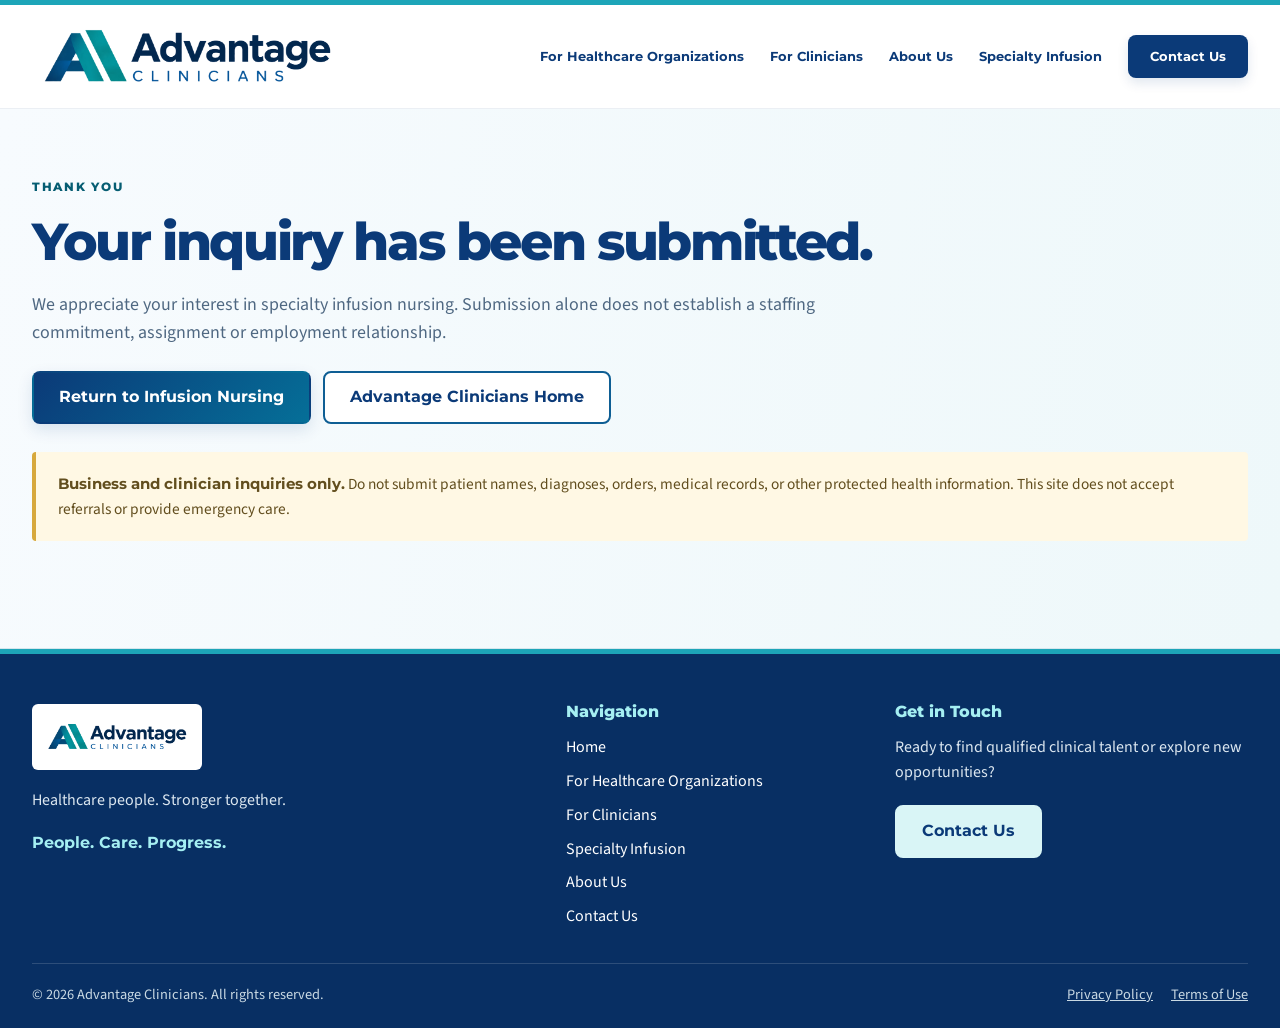
<file: specialty-infusion-nursing/thank-you/index.html>
<!doctype html>
<html lang="en">
<head>
<meta charset="utf-8"><meta name="viewport" content="width=device-width, initial-scale=1">
<title>Infusion Inquiry Received | Advantage Clinicians</title>
<meta name="description" content="Thank you for your inquiry to Advantage Clinicians Specialty Infusion Nursing.">
<meta name="robots" content="noindex, nofollow">
<link rel="canonical" href="https://advantageclinicians.com/specialty-infusion-nursing/thank-you/">
<link rel="icon" type="image/png" href="/assets/favicon.png">
<meta property="og:type" content="website"><meta property="og:title" content="Infusion Inquiry Received | Advantage Clinicians"><meta property="og:description" content="Thank you for your inquiry to Advantage Clinicians Specialty Infusion Nursing."><meta property="og:url" content="https://advantageclinicians.com/specialty-infusion-nursing/thank-you/"><meta property="og:image" content="https://advantageclinicians.com/assets/og-image.jpg">
<meta name="twitter:card" content="summary_large_image">
<link rel="stylesheet" href="/assets/styles.css"><script src="/assets/site.js" defer></script><script src="/assets/contact.js" defer></script>
</head>
<body class="infusion-site">
<a class="skip-link" href="#main">Skip to content</a>
<header class="site-header"><div class="container header-inner"><a class="logo" href="/" aria-label="Advantage Clinicians home"><img src="/assets/advantage-clinicians-logo.png" alt="Advantage Clinicians"></a><button class="menu-button" aria-expanded="false" aria-controls="site-nav" aria-label="Open menu">☰</button><nav id="site-nav" class="nav" aria-label="Primary"><a href="/for-healthcare-organizations/">For Healthcare Organizations</a><a href="/for-clinicians/">For Clinicians</a><a href="/about/">About Us</a><a href="/specialty-infusion-nursing/">Specialty Infusion</a><a class="button-link" href="/contact/">Contact Us</a></nav></div></header>
<main id="main"><section class="infusion-subhero infusion-thanks"><div class="container"><div class="eyebrow">Thank you</div><h1>Your inquiry has been submitted.</h1><p class="lead">We appreciate your interest in specialty infusion nursing. Submission alone does not establish a staffing commitment, assignment or employment relationship.</p><div class="hero-actions"><a class="btn btn-primary" href="/specialty-infusion-nursing/">Return to Infusion Nursing</a><a class="btn btn-secondary" href="/">Advantage Clinicians Home</a></div><aside class="infusion-safety" role="note"><strong>Business and clinician inquiries only.</strong> Do not submit patient names, diagnoses, orders, medical records, or other protected health information. This site does not accept referrals or provide emergency care.</aside></div></section><div class="container"><p class="help" data-contact-receipt hidden></p></div></main>
<footer><div class="container"><div class="footer-grid"><div><img class="footer-logo" src="/assets/advantage-clinicians-logo.png" alt="Advantage Clinicians"><p class="footer-copy">Healthcare people. Stronger together.</p><p class="footer-mantra">People. Care. Progress.</p></div><div><h3 class="footer-title">Navigation</h3><div class="footer-links"><a href="/">Home</a><a href="/for-healthcare-organizations/">For Healthcare Organizations</a><a href="/for-clinicians/">For Clinicians</a><a href="/specialty-infusion-nursing/">Specialty Infusion</a><a href="/about/">About Us</a><a href="/contact/">Contact Us</a></div></div><div><h3 class="footer-title">Get in Touch</h3><p class="footer-copy" style="margin-top:0">Ready to find qualified clinical talent or explore new opportunities?</p><a class="btn btn-light footer-cta" href="/contact/">Contact Us</a></div></div><div class="footer-bottom"><span>© 2026 Advantage Clinicians. All rights reserved.</span><span class="legal-links"><a href="/privacy/">Privacy Policy</a><a href="/terms/">Terms of Use</a></span></div></div></footer>
</body>
</html>
</file>
<file: assets/styles.css>
@import url('https://fonts.googleapis.com/css2?family=Montserrat:wght@500;600;700;800&family=Source+Sans+3:wght@400;500;600;700&display=swap');
:root{--navy:#0B3A78;--deep:#123F86;--teal:#1DA5B8;--aqua:#20B9C4;--mist:#EAF4F7;--slate:#4F6882;--light:#F6F8FA;--gold:#F2B94B;--ink:#0B2C55;--white:#fff;--border:#D5E6ED;--shadow:0 16px 38px rgba(11,58,120,.10)}
*{box-sizing:border-box}html{scroll-behavior:smooth}body{margin:0;font-family:'Source Sans 3',system-ui,-apple-system,BlinkMacSystemFont,'Segoe UI',sans-serif;color:var(--ink);background:#fff;line-height:1.55}a{color:inherit}img{max-width:100%;display:block}.container{width:min(1220px,calc(100% - 64px));margin:0 auto}.skip-link{position:absolute;left:-9999px;top:8px;background:var(--navy);color:#fff;padding:10px 14px;border-radius:6px;z-index:999}.skip-link:focus{left:8px}
.site-header{background:#fff;position:sticky;top:0;z-index:100;border-top:5px solid var(--teal);border-bottom:1px solid rgba(11,58,120,.08)}.header-inner{min-height:86px;display:flex;align-items:center;justify-content:space-between;gap:32px}.logo{display:inline-flex;align-items:center;flex:0 0 auto}.logo img{width:310px;height:auto}.nav{display:flex;align-items:center;gap:26px}.nav a{font-family:'Montserrat',sans-serif;font-size:.82rem;font-weight:700;text-decoration:none;color:var(--navy);white-space:nowrap;padding:10px 0;position:relative}.nav a:not(.button-link)::after{content:'';position:absolute;height:2px;left:0;right:100%;bottom:2px;background:var(--teal);transition:right .18s ease}.nav a:not(.button-link):hover::after,.nav a[aria-current='page']::after{right:0}.button-link{background:var(--navy)!important;color:#fff!important;padding:11px 22px!important;border-radius:8px;min-width:110px;text-align:center;box-shadow:0 5px 12px rgba(11,58,120,.12)}.button-link:hover{background:var(--deep)!important}.menu-button{display:none;background:none;border:0;font-size:1.45rem;color:var(--navy);padding:10px;cursor:pointer}
.btn{display:inline-flex;align-items:center;justify-content:center;gap:12px;text-decoration:none;font-family:'Montserrat',sans-serif;font-weight:700;padding:12px 25px;min-height:46px;border:2px solid transparent;border-radius:8px;transition:background .15s ease,color .15s ease,transform .15s ease,box-shadow .15s ease}.btn:hover{transform:translateY(-1px)}.btn-primary{background:linear-gradient(135deg,var(--navy),#056f98);color:#fff;box-shadow:0 6px 16px rgba(11,58,120,.12)}.btn-primary:hover{background:var(--navy)}.btn-secondary{background:#fff;color:var(--navy);border-color:#0E5E94}.btn-secondary:hover{background:var(--mist)}.btn-light{background:#fff;color:var(--navy);border-color:#fff}.btn-teal{background:var(--teal);color:#fff}.btn-teal:hover{background:#168fa0}
.hero{padding:54px 0 0;background:linear-gradient(90deg,#fff 0%,#fff 45%,#F4FAFC 73%,var(--mist) 100%)}.hero-grid{display:grid;grid-template-columns:.90fr 1.10fr;gap:26px;align-items:center}.hero-copy{padding:14px 0 50px}.eyebrow{font-family:'Montserrat',sans-serif;text-transform:uppercase;letter-spacing:.15em;color:#0789A4;font-size:.72rem;font-weight:800;margin-bottom:16px}h1,h2,h3{font-family:'Montserrat',sans-serif;color:var(--navy);margin:0;line-height:1.06}h1{font-size:clamp(3rem,4.45vw,4.25rem);font-weight:800;letter-spacing:-.045em}h2{font-size:clamp(2rem,3vw,3.1rem);font-weight:800;letter-spacing:-.035em}h3{font-size:1.23rem;font-weight:700}.hero-title{max-width:640px}.hero-title .line{display:block;white-space:nowrap}.hero-title .accent{color:#0FA2A9}.lead{font-size:1.12rem;color:var(--slate);line-height:1.55;margin:20px 0 0;max-width:620px}.hero-actions{display:flex;gap:12px;flex-wrap:wrap;margin-top:25px}.hero-actions .btn{min-width:145px}.brand-media{align-self:stretch;display:flex;align-items:flex-end}.brand-media img{width:100%;aspect-ratio:1.5/1;max-height:430px;object-fit:cover;object-position:center;border-radius:18px;box-shadow:0 16px 38px rgba(11,58,120,.10)}
.proof-strip{background:#fff;border-top:1px solid var(--border);border-bottom:1px solid var(--border)}.proof-grid{display:grid;grid-template-columns:repeat(4,1fr)}.proof-item{display:grid;grid-template-columns:44px 1fr;gap:12px;align-items:center;padding:20px 24px;border-right:1px solid var(--border)}.proof-item:last-child{border-right:0}.proof-icon{font-family:'Montserrat';font-weight:800;color:#087FA3;font-size:1.65rem}.proof-item strong{display:block;font-family:'Montserrat';font-size:.9rem;color:var(--navy)}.proof-item span{display:block;color:var(--slate);font-size:.86rem;margin-top:2px}
.section{padding:72px 0}.section-soft{background:var(--light)}.section-mist{background:linear-gradient(180deg,#F5FBFC 0%,var(--mist) 100%)}.center{text-align:center}.section-title{max-width:850px;margin-bottom:34px}.section-title.center{margin-left:auto;margin-right:auto}.section-title p{font-size:1.1rem;color:var(--slate);margin:13px 0 0}.decision-section{background:#fff}.audience-grid{display:grid;grid-template-columns:1fr 1fr;gap:24px}.audience-card{text-decoration:none;background:#fff;border:1px solid var(--border);border-top:5px solid var(--teal);padding:34px 36px;min-height:245px;box-shadow:0 8px 26px rgba(11,58,120,.06);transition:transform .18s ease,box-shadow .18s ease}.audience-card:first-child{border-top-color:var(--navy)}.audience-card:hover{transform:translateY(-3px);box-shadow:var(--shadow)}.audience-kicker{display:block;font-family:'Montserrat';font-size:.72rem;text-transform:uppercase;letter-spacing:.13em;font-weight:800;color:#0789A4;margin-bottom:14px}.audience-card h3{font-size:1.9rem}.audience-card p{font-size:1.07rem;color:var(--slate);max-width:520px}.text-link{font-family:'Montserrat';font-weight:700;color:var(--navy)}
.pillars{display:grid;grid-template-columns:repeat(4,1fr);gap:18px}.pillar,.card,.step{background:#fff;border:1px solid var(--border);padding:27px;min-height:182px;box-shadow:0 4px 14px rgba(11,58,120,.025)}.pillar p,.card p,.step p{color:var(--slate);margin-bottom:0}.icon-circle{width:58px;height:58px;border-radius:50%;display:grid;place-items:center;background:linear-gradient(135deg,#F3FBFC,var(--mist));color:#087FA3;font-family:'Montserrat';font-weight:800;font-size:1.5rem;margin-bottom:15px}.essence{display:grid;grid-template-columns:1.08fr .92fr;gap:70px;align-items:center}.essence-quote{font-family:'Montserrat';font-weight:800;color:var(--navy);font-size:clamp(2.55rem,4.15vw,4.35rem);line-height:1.02;letter-spacing:-.045em}.essence-quote span{display:block;color:#0FA2A9}.value-list{display:grid;gap:8px}.value-item{display:flex;gap:18px;align-items:center;padding:15px 0;border-bottom:1px solid var(--border)}.value-item:last-child{border-bottom:0}.value-item .icon-circle{margin:0;flex:0 0 58px}.value-item strong{font-family:'Montserrat';font-size:1.22rem;color:var(--navy)}.value-item p{margin:3px 0 0;color:var(--slate)}
.split{display:grid;grid-template-columns:1fr 1fr;gap:24px}.panel{padding:38px}.light-split{gap:26px}.light-panel{background:#fff;border:1px solid var(--border);border-top:4px solid var(--teal);box-shadow:0 8px 25px rgba(11,58,120,.055)}.light-panel:first-child{border-top-color:var(--navy)}.light-panel h3{font-size:1.55rem;margin-bottom:10px}.light-panel p{color:var(--slate);font-size:1.06rem;margin-bottom:24px}.cards{display:grid;grid-template-columns:repeat(3,1fr);gap:18px}.steps{display:grid;grid-template-columns:repeat(4,1fr);gap:16px}.step-number{font-family:'Montserrat';font-weight:800;color:#0798A6;font-size:1.8rem;margin-bottom:16px}.bullet-grid{display:grid;grid-template-columns:repeat(3,1fr);gap:14px}.bullet{display:flex;gap:12px;align-items:flex-start;padding:18px 20px;background:#fff;border:1px solid var(--border);font-weight:600;color:var(--ink)}.bullet::before{content:'✓';color:var(--teal);font-family:'Montserrat';font-weight:800}.quote-card{background:var(--mist);border-left:4px solid var(--teal);padding:30px 32px}.quote-card strong{font-family:'Montserrat';font-size:1.4rem;color:var(--navy)}
.contact-preview-grid{display:grid;grid-template-columns:1.2fr .8fr;gap:60px;align-items:center}.contact-graphic{min-height:250px;display:flex;align-items:center;justify-content:center;gap:50px;border-left:1px solid var(--border)}.plus-mark{font-family:'Montserrat';font-size:9rem;font-weight:800;color:#D8EEF4;line-height:.7}.script-words{font-family:'Montserrat';font-size:2.15rem;font-weight:500;font-style:italic;line-height:1.08;color:var(--navy);transform:rotate(-5deg);position:relative}.script-words::after{content:'';position:absolute;left:0;right:-10px;height:5px;background:var(--teal);bottom:-12px;transform:rotate(-4deg);border-radius:4px}
.simple-hero{position:relative;background:linear-gradient(90deg,#fff 0%,#fff 58%,#F2FAFC 100%);color:var(--ink);padding:66px 0 62px;border-bottom:1px solid var(--border)}.simple-hero::before{content:'';position:absolute;left:0;top:0;bottom:0;width:6px;background:linear-gradient(var(--teal),var(--navy))}.simple-hero.teal{background:linear-gradient(90deg,#fff 0%,#fff 58%,#EEFAFB 100%)}.simple-hero h1{color:var(--navy);max-width:1000px}.simple-hero .lead{color:var(--slate);max-width:820px}.simple-hero .eyebrow{color:#0789A4!important}.simple-hero .btn-light{background:var(--navy);color:#fff;border-color:var(--navy)}.simple-hero .btn-secondary{border-color:var(--navy)!important;color:var(--navy)!important;background:#fff!important}
.form-wrap{display:grid;grid-template-columns:.8fr 1.2fr;gap:34px;align-items:start}.contact-aside{background:var(--mist);color:var(--ink);padding:36px;border-top:5px solid var(--teal);position:sticky;top:112px}.contact-aside h2,.contact-aside h3{color:var(--navy)}.contact-aside p{color:var(--slate)}form{background:#fff;border:1px solid var(--border);padding:32px;box-shadow:var(--shadow)}.field-grid{display:grid;grid-template-columns:1fr 1fr;gap:16px}.field{display:flex;flex-direction:column;gap:7px;margin-bottom:17px}label{font-family:'Montserrat';font-size:.9rem;font-weight:700;color:var(--navy)}input,textarea,select{width:100%;font:inherit;padding:13px 14px;border:1px solid #aec5d2;border-radius:7px;background:#fff;color:var(--ink)}textarea{min-height:150px;resize:vertical}.help{color:var(--slate);font-size:.92rem}.required{color:#a03939}.radio-group{display:grid;gap:8px}.radio-row{display:flex;align-items:flex-start;gap:10px;padding:11px;border:1px solid var(--border);border-radius:7px}.radio-row input{width:auto;margin-top:4px}.hp{position:absolute!important;left:-9999px!important}.notice{border-left:4px solid var(--gold);padding:16px 18px;background:#fff7de;color:#654f12}.legal-page{max-width:900px}.legal-page h2{font-size:1.7rem;margin-top:36px}.legal-page h3{font-size:1.2rem;margin-top:26px}.legal-page p,.legal-page li{color:var(--slate)}.legal-page ul{padding-left:24px}.meta-note{font-size:.95rem;color:var(--slate)}
footer{background:#082f63;color:#fff;padding:50px 0 22px;border-top:5px solid var(--teal)}.footer-grid{display:grid;grid-template-columns:1.3fr .75fr .95fr;gap:50px;align-items:start}.footer-logo{background:#fff;padding:8px 10px;border-radius:6px;width:170px}.footer-copy{color:#dce7f0;max-width:520px;margin:18px 0 10px}.footer-mantra{font-family:'Montserrat';font-weight:700;color:#fff;margin-top:18px}.footer-title{font-family:'Montserrat';font-weight:800;font-size:1rem;margin:0 0 14px;color:#fff}.footer-links{display:grid;gap:9px}.footer-links a{color:#fff;text-decoration:none}.footer-links a:hover{text-decoration:underline}.footer-cta{display:inline-flex;margin-top:10px}.footer-bottom{margin-top:34px;padding-top:20px;border-top:1px solid rgba(255,255,255,.15);display:flex;justify-content:space-between;gap:20px;color:#c9d9e3;font-size:.9rem}.legal-links{display:flex;gap:18px}.legal-links a{color:#c9d9e3}
a:focus-visible,button:focus-visible,input:focus-visible,textarea:focus-visible,select:focus-visible{outline:3px solid var(--aqua);outline-offset:3px}
@media(max-width:1050px){.container{width:min(100% - 40px,1220px)}.menu-button{display:block}.nav{position:absolute;top:86px;left:0;right:0;background:#fff;border-bottom:1px solid var(--border);padding:18px 20px;display:none;flex-direction:column;align-items:stretch;gap:4px}.nav.open{display:flex}.nav a{padding:12px 6px}.button-link{margin-top:6px}.hero{padding-top:42px}.hero-grid,.essence,.form-wrap,.contact-preview-grid{grid-template-columns:1fr}.hero-grid{gap:20px}.hero-copy{padding-bottom:30px}.brand-media{justify-content:center}.brand-media img{max-height:none;max-width:830px;aspect-ratio:1.5/1}.proof-grid{grid-template-columns:repeat(2,1fr)}.proof-item:nth-child(2){border-right:0}.proof-item:nth-child(-n+2){border-bottom:1px solid var(--border)}.contact-aside{position:static}.pillars{grid-template-columns:repeat(2,1fr)}.cards{grid-template-columns:repeat(2,1fr)}.steps{grid-template-columns:repeat(2,1fr)}.contact-graphic{border-left:0;border-top:1px solid var(--border);padding-top:30px}.footer-grid{grid-template-columns:1fr 1fr}.footer-grid>div:first-child{grid-column:1/-1}}
@media(max-width:700px){.container{width:min(100% - 28px,1220px)}.header-inner{min-height:74px}.logo img{width:230px}.nav{top:74px}.hero{padding:34px 0 0;background:#fff}.hero-grid{gap:12px}.hero-title .line{white-space:normal}.hero-copy{padding-bottom:32px}.brand-media img{width:100%}.eyebrow{margin-bottom:14px}.lead{font-size:1.04rem}.hero-actions{flex-direction:column}.hero-actions .btn{width:100%}.proof-grid,.audience-grid,.split,.pillars,.cards,.steps,.bullet-grid,.field-grid,.footer-grid{grid-template-columns:1fr}.proof-item{border-right:0!important;border-bottom:1px solid var(--border)}.proof-item:last-child{border-bottom:0}.section{padding:54px 0}.audience-card{padding:28px;min-height:auto}.contact-graphic{gap:30px}.plus-mark{font-size:6rem}.script-words{font-size:1.65rem}.footer-grid>div:first-child{grid-column:auto}.footer-bottom{flex-direction:column}.legal-links{flex-wrap:wrap}}
@media(prefers-reduced-motion:reduce){*{scroll-behavior:auto!important;transition:none!important}}
.section-dark{background:linear-gradient(135deg,var(--navy),#0A527D);color:#fff}.section-dark h2,.section-dark h3,.section-dark .lead{color:#fff}.panel.navy{background:#fff;border:1px solid var(--border);border-left:5px solid var(--navy);box-shadow:0 7px 20px rgba(11,58,120,.05)}.panel.teal{background:#fff;border:1px solid var(--border);border-left:5px solid var(--teal);box-shadow:0 7px 20px rgba(11,58,120,.05)}.panel.navy h2,.panel.navy h3,.panel.teal h2,.panel.teal h3{color:var(--navy)}.panel.navy p,.panel.teal p{color:var(--slate)}

/* Specialty Infusion Nursing v1 — scoped, additive styles */
.infusion-site{--infusion-ink:#0b2c55}
.infusion-hero{background:linear-gradient(118deg,#f7fbfd 0%,#eef8fa 62%,#e5f5f5 100%);padding:25px 0 70px;overflow:hidden}
.infusion-hero-grid{display:grid;grid-template-columns:1.08fr .92fr;align-items:center;gap:44px}
.infusion-hero-content{padding:38px 0}.infusion-hero h1{font-size:clamp(2.4rem,4.1vw,4rem);line-height:1.09;letter-spacing:-.038em}
.infusion-hero .lead{font-size:1.11rem}.infusion-quiet{font-size:.88rem;color:var(--slate);margin-top:18px}
.infusion-breadcrumb{display:flex;align-items:center;flex-wrap:wrap;gap:10px;padding:15px 0 20px;color:var(--slate);font-size:.9rem}
.infusion-breadcrumb a{text-decoration:none;color:var(--navy);font-weight:700}.infusion-breadcrumb a:hover{text-decoration:underline}
.infusion-hero-art{min-height:440px;border-radius:24px;background:radial-gradient(circle at 60% 42%,#91dbe0 0%,#c4ebed 36%,#eaf8f8 68%,#edf7f9 100%);position:relative;border:1px solid #c1e7e9;box-shadow:var(--shadow);overflow:hidden}
.infusion-hero-art:before,.infusion-hero-art:after{content:"";position:absolute;width:420px;height:420px;top:10px;left:10%;border:2px solid rgba(11,58,120,.12);border-radius:50%}.infusion-hero-art:after{width:300px;height:300px;top:70px;left:22%;border-color:rgba(11,58,120,.1)}
.infusion-art-orbit{position:absolute;inset:0;display:grid;place-items:center}
.infusion-art-core{position:relative;z-index:1;width:230px;height:230px;border-radius:50%;background:linear-gradient(140deg,#0b3a78,#076f90);display:flex;flex-direction:column;align-items:center;justify-content:center;text-align:center;padding:22px;color:#fff;box-shadow:0 17px 36px rgba(11,58,120,.25)}
.infusion-art-core span{font-family:Montserrat,sans-serif;font-size:1rem;letter-spacing:.12em;text-transform:uppercase;color:#b9f1f0}.infusion-art-core strong{font-family:Montserrat,sans-serif;font-size:1.65rem;line-height:1.16;margin-top:12px}
.infusion-art-icon{position:absolute;font-size:9rem;font-weight:800;color:rgba(255,255,255,.4);top:-45px;right:14px}
.infusion-art-node{display:flex;gap:12px;align-items:center;position:absolute;z-index:2;background:#fff;padding:14px 18px;box-shadow:0 11px 23px rgba(11,58,120,.11);border-radius:14px;border:1px solid #daeaef}
.infusion-node-a{top:35px;left:24px}.infusion-node-b{right:22px;bottom:35px}
.infusion-art-node strong,.infusion-art-node small{display:block}.infusion-art-node strong{font-family:Montserrat,sans-serif;font-size:.9rem;color:var(--navy)}.infusion-art-node small{color:var(--slate);font-size:.78rem}
.infusion-node-symbol{display:grid;place-items:center;border-radius:12px;width:38px;height:38px;background:var(--mist);color:var(--navy);font-size:1.25rem}
.infusion-audience-grid{display:grid;grid-template-columns:1fr 1fr;gap:24px}
.infusion-audience-card{position:relative;display:block;text-decoration:none;background:#fff;border:1px solid var(--border);border-top:5px solid var(--navy);border-radius:14px;padding:38px;box-shadow:0 10px 26px rgba(11,58,120,.06);transition:box-shadow .2s,transform .2s}
.infusion-audience-card.clinician{border-top-color:var(--teal)}.infusion-audience-card:hover{transform:translateY(-3px);box-shadow:var(--shadow)}
.infusion-card-label{font:800 .72rem Montserrat,sans-serif;text-transform:uppercase;letter-spacing:.12em;color:#067e9a}
.infusion-audience-card h3{font-size:1.62rem;max-width:390px;margin:22px 0 14px;line-height:1.22}.infusion-audience-card p{color:var(--slate);max-width:450px}.infusion-card-link{display:block;font:700 .95rem Montserrat,sans-serif;color:var(--navy);margin-top:25px}
.infusion-card-symbol{display:grid;place-items:center;width:48px;height:48px;background:var(--mist);color:var(--navy);border-radius:50%;font-size:1.4rem;margin-top:24px}
.infusion-steps{display:grid;grid-template-columns:repeat(3,1fr);gap:20px}
.infusion-steps article{padding:30px;background:#fff;border:1px solid var(--border);border-radius:12px}
.infusion-step-number{display:block;font:800 1.7rem Montserrat,sans-serif;color:#068c9f;margin-bottom:20px}.infusion-steps h3{line-height:1.23}.infusion-steps p{color:var(--slate)}
.infusion-feature-grid{display:grid;grid-template-columns:1.12fr .88fr;align-items:center;gap:55px}
.infusion-feature-grid>div>p:not(.lead){color:var(--slate);margin-top:17px}
.infusion-feature-panel{padding:32px 38px;background:#eaf4f7;border:1px solid #d0e8ec;border-radius:14px}
.infusion-feature-panel strong{display:block;font:800 1.15rem Montserrat,sans-serif;color:var(--navy);line-height:1.35}
.infusion-feature-panel ul{list-style:none;padding:0;margin:20px 0 0}.infusion-feature-panel li{position:relative;padding:12px 0 12px 27px;color:var(--slate);border-top:1px solid #cee4e9}
.infusion-feature-panel li:before{content:"✓";position:absolute;left:0;color:#078fa6;font-weight:800}
.infusion-faq{max-width:950px;margin:0 auto 30px;display:grid;gap:12px}.infusion-faq details{background:#fff;padding:0 24px;border:1px solid var(--border);border-radius:10px}
.infusion-faq summary{cursor:pointer;padding:20px 0;font-family:Montserrat,sans-serif;font-weight:700;color:var(--navy)}
.infusion-faq details p{margin:0 0 22px;color:var(--slate)}
.infusion-safety{padding:20px 22px;background:#fff8e4;border-left:4px solid #d7a83c;border-radius:4px;color:#624e1e;font-size:.96rem;line-height:1.6;margin:28px 0 0}.infusion-safety strong{font-family:Montserrat,sans-serif}
.infusion-on-dark{border-color:#fff!important;color:#fff!important;background:transparent!important}
.infusion-subhero{padding:25px 0 68px;background:linear-gradient(100deg,#f7fbfe 0%,#eef8fa 100%);border-bottom:1px solid #d5e6ed}
.infusion-subhero h1{max-width:960px;font-size:clamp(2.5rem,4.1vw,4rem);line-height:1.1}
.infusion-subhero .lead{max-width:880px}
.infusion-clinician-hero{background:linear-gradient(100deg,#f7fcfc,#eaf9f8)}
.infusion-service-cards{grid-template-columns:repeat(2,1fr)}
.infusion-service-cards .card{border-radius:12px;min-height:190px}.infusion-service-cards .icon-circle{font-size:1rem}
.infusion-conversion{display:flex;gap:30px;justify-content:space-between;align-items:center;background:#eef8fa;padding:36px 42px;border:1px solid #d1e8ef;border-radius:14px}
.infusion-conversion h2{font-size:clamp(1.8rem,2.7vw,2.6rem)}.infusion-conversion p{max-width:630px;color:var(--slate)}
.infusion-discovery-strip{border-top:1px solid #d7edf0;border-bottom:1px solid #d7edf0;background:linear-gradient(100deg,#f2fafb,#eaf4f7);padding:37px 0}
.infusion-discovery-inner{display:flex;align-items:center;justify-content:space-between;gap:28px}
.infusion-discovery-inner h2{font-size:clamp(1.7rem,2.5vw,2.4rem)}.infusion-discovery-inner p{max-width:740px;color:var(--slate);margin-bottom:0}
.infusion-secondary-feature{background:#f7fbfc}.infusion-secondary-feature .infusion-feature-panel{background:#fff}
.infusion-form-hero{padding-bottom:50px}.infusion-form-layout{display:grid;grid-template-columns:.73fr 1.27fr;gap:34px;align-items:start}
.infusion-form-intro{position:sticky;top:120px}.infusion-form-intro h2{font-size:clamp(1.7rem,2.5vw,2.3rem)}
.infusion-form-intro>p{color:var(--slate)}.infusion-tip{margin-top:22px;border-top:3px solid var(--teal);background:#fff;padding:25px;border-radius:8px}
.infusion-tip strong{font-family:Montserrat,sans-serif;color:var(--navy)}.infusion-tip p{margin-bottom:0;color:var(--slate)}
.infusion-form{border-radius:13px;box-shadow:0 15px 32px rgba(11,58,120,.09);padding:36px}
.infusion-form h2{font-size:1.55rem;line-height:1.25;margin:0 0 8px}
.infusion-form .infusion-form-subhead{font-size:1.35rem;border-top:1px solid var(--border);margin:22px 0 20px;padding-top:25px}
.infusion-form-desc{color:var(--slate);margin:0 0 22px}
.infusion-form .field-grid{gap:16px}.infusion-form .field{margin-bottom:19px}
.infusion-form .field label{font-size:.86rem}.infusion-form input,.infusion-form select,.infusion-form textarea{min-height:46px}
.infusion-field-help{display:block;font-size:.85rem;color:var(--slate);margin-top:4px}
.infusion-optional{font-size:.78rem;color:var(--slate);font-weight:500}
.infusion-fieldset{border:1px solid var(--border);border-radius:8px;padding:18px;margin:10px 0 22px;min-width:0}
.infusion-fieldset legend{font-family:Montserrat,sans-serif;font-size:.85rem;font-weight:700;color:var(--navy);padding:0 6px}
.infusion-check-grid{display:grid;grid-template-columns:1fr 1fr;gap:11px;margin-top:12px}
.infusion-check,.infusion-consent{display:flex;align-items:flex-start;gap:11px;cursor:pointer;font:500 .94rem 'Source Sans 3',sans-serif;color:var(--ink)}
.infusion-check input,.infusion-consent input{width:18px;height:18px;min-height:18px;margin:3px 0 0;flex:0 0 18px;accent-color:#087e98}
.infusion-consent{border:1px solid var(--border);background:#f2f9fb;border-radius:10px;padding:17px;margin-top:15px;font-size:.93rem}
.infusion-privacy{font-size:.87rem;color:var(--slate)}.infusion-privacy a{font-weight:700;color:var(--navy)}
.infusion-submit{margin-top:6px;cursor:pointer}.infusion-thanks{min-height:60vh;padding-top:70px}
@media(max-width:1050px){.infusion-hero-grid,.infusion-feature-grid,.infusion-form-layout{grid-template-columns:1fr}.infusion-hero-art{min-height:390px}.infusion-form-intro{position:static}}
@media(max-width:700px){.infusion-hero{padding-bottom:35px}.infusion-hero-content{padding:10px 0}.infusion-hero-art{min-height:315px}.infusion-art-core{width:175px;height:175px}.infusion-art-core strong{font-size:1.18rem}.infusion-art-node{padding:9px}.infusion-node-a{top:15px;left:10px}.infusion-node-b{bottom:15px;right:10px}.infusion-audience-grid,.infusion-steps,.infusion-check-grid,.infusion-service-cards{grid-template-columns:1fr}.infusion-audience-card{padding:26px}.infusion-feature-panel{padding:25px}.infusion-conversion,.infusion-discovery-inner{display:block}.infusion-conversion{padding:28px}.infusion-discovery-inner .btn,.infusion-conversion .btn{margin-top:17px;width:100%}.infusion-form{padding:23px}.infusion-subhero{padding-bottom:42px}.infusion-form .field-grid{grid-template-columns:1fr}}
@media(prefers-reduced-motion:reduce){.infusion-audience-card{transition:none!important}}

/* Release review: contrast and focus improvements for the infusion service line */
.infusion-site .eyebrow {color:#065d72}
.infusion-site .infusion-card-label {color:#06677e}
.infusion-site .infusion-step-number {color:#056a80}
.infusion-site .infusion-optional {color:#475e73}
.infusion-site summary:focus-visible,.infusion-audience-card:focus-visible {
  outline:3px solid #085d83;outline-offset:4px;
}
.infusion-site .infusion-faq details[open] summary {margin-bottom:2px}
@media (max-width:700px) {
  .infusion-site .infusion-faq details {padding:0 16px}
}

/* Airo-inspired color refresh: filled audience cards and clear section rhythm. */
.brand-hero{padding-bottom:48px;background:radial-gradient(ellipse at 94% 20%,#d9f3f4 0,transparent 48%),linear-gradient(120deg,#fff 35%,#f0fafb)}
.brand-hero .hero-copy{padding-bottom:12px}
.brand-media{position:relative;align-self:center;padding-bottom:20px}
.brand-media::after{content:'Healthcare people. Stronger together.';position:absolute;right:18px;bottom:0;background:#fff;color:var(--navy);border:2px solid var(--teal);border-radius:12px;padding:12px 18px;box-shadow:var(--shadow);font:700 .78rem Montserrat,sans-serif}
.decision-section{background:#e8f3f7}
.audience-card,.infusion-audience-card{border:0;border-radius:18px;background:#103875;color:#fff;box-shadow:0 12px 28px rgba(11,58,120,.10);display:flex;flex-direction:column;padding:40px;min-height:300px}
.audience-card:nth-child(2),.infusion-audience-card.clinician{background:#087f92}
.audience-card h3,.infusion-audience-card h3{color:#fff;line-height:1.16;font-weight:800}
.audience-card h3{font-size:clamp(1.65rem,2.5vw,2.2rem)}
.audience-card p,.infusion-audience-card p{color:#fff;line-height:1.65}
.audience-kicker,.infusion-site .infusion-card-label{color:#9cecf0}
.audience-card:nth-child(2) .audience-kicker,.infusion-audience-card.clinician .infusion-card-label{color:#fff}
.audience-card .text-link,.infusion-card-link{display:block;color:#fff;margin-top:auto;padding-top:22px}
.infusion-card-symbol{background:rgba(255,255,255,.16);color:#fff}
.audience-card:hover,.infusion-audience-card:hover{box-shadow:0 18px 36px rgba(11,58,120,.20)}
.section-mist{background:#edf7f9}
.step,.card,.pillar{border-radius:15px;border-color:#dcebf0;box-shadow:0 8px 24px rgba(11,58,120,.045)}
.step{border-top:4px solid #169cad}
.step-number{background:#dcf2f4;width:56px;height:56px;border-radius:50%;display:grid;place-items:center;color:#067084;font-size:1.4rem}
.section-mist .steps:has(> :last-child:nth-child(3)){grid-template-columns:repeat(3,minmax(0,1fr))}
.contact-preview{background:linear-gradient(115deg,#103875 0%,#104c7b 60%,#087f92 100%);color:#fff;overflow:hidden}
.contact-preview h2,.contact-preview .lead,.contact-preview .script-words{color:#fff}
.contact-preview .eyebrow{color:#a5eff2}
.contact-preview .btn-primary{background:#fff;color:var(--navy);box-shadow:0 8px 24px #082b4b33}
.contact-preview .contact-graphic{border-color:#ffffff30}
.contact-preview .plus-mark{color:#ffffff25}
.contact-preview .script-words::after{background:#8ee9ec}
.infusion-discovery-strip{background:#dff3f5;border-top:0;border-bottom:1px solid #c2e6eb}
.infusion-discovery-inner .eyebrow{color:#06677e}
.infusion-feature-panel{background:#def1f4;border-color:#c4e4e9;border-left:5px solid #169cad}
.infusion-secondary-feature .infusion-feature-panel{background:#e3f3f6}
.infusion-conversion{background:#dff3f5;border-left:5px solid #169cad}
.contact-aside{background:#103875;border-radius:16px;color:#fff}
.contact-aside h2,.contact-aside h3,.contact-aside p{color:#fff}
form{border-radius:16px}
.icon-circle{background:#dcf1f4;color:#06677e}
footer .footer-title{color:#a5eff2}
footer .footer-mantra{color:#a5eff2}
footer .footer-cta{background:#d9f5f6;border-color:#d9f5f6}
.audience-card:focus-visible,.infusion-audience-card:focus-visible{outline:3px solid #056879;outline-offset:5px}
@media(max-width:1050px){.brand-media{width:100%;max-width:830px;margin:auto}.section-mist .steps:has(> :last-child:nth-child(3)){grid-template-columns:1fr}}
@media(max-width:700px){.brand-hero{padding-bottom:30px}.audience-card,.infusion-audience-card{padding:28px;min-height:270px}.brand-media::after{font-size:.66rem;right:10px;max-width:calc(100% - 20px);padding:10px 12px}.contact-preview .contact-graphic{padding-bottom:15px}}

/* Full-width audience feature inspired by the supplied Airo reference. */
.audience-band{display:grid;grid-template-columns:1fr 1fr;background:#103875}
.audience-band-panel{padding:64px max(32px,calc((100vw - 1220px)/2));padding-right:48px;color:#fff;display:flex;flex-direction:column;align-items:flex-start}
.audience-band-panel:nth-child(2){background:#087f92;padding-left:48px;padding-right:max(32px,calc((100vw - 1220px)/2))}
.audience-band h2{color:#fff;font-size:clamp(1.7rem,2.1vw,2.25rem);line-height:1.2;max-width:600px}
.audience-band-panel>p{margin:24px 0 0;color:#fff;line-height:1.7;max-width:600px}
.audience-band .eyebrow{color:#a5eff2}.audience-band-panel:nth-child(2) .eyebrow{color:#fff}
.audience-benefits{list-style:none;margin:26px 0 30px;padding:0;display:grid;gap:20px}
.audience-benefits li{position:relative;padding-left:42px}
.audience-benefits li::before{content:'✓';position:absolute;left:0;top:1px;display:grid;place-items:center;width:30px;height:30px;border-radius:50%;background:#ffffff20;color:#fff}
.audience-benefits strong,.audience-benefits span{display:block}.audience-benefits span{color:#fff;font-size:.95rem;line-height:1.55;margin-top:3px}
.audience-band .btn{margin-top:auto}.audience-band-panel:nth-child(2) .btn{background:transparent;color:#fff;border-color:#fff}
@media(max-width:1050px){.audience-band-panel,.audience-band-panel:nth-child(2){padding:44px 28px}}
@media(max-width:700px){.audience-band{grid-template-columns:1fr}.audience-band-panel,.audience-band-panel:nth-child(2){padding:42px 24px}.audience-band .btn{width:100%}}

/* Airo-inspired value cards and integrated homepage contact panel. */
.essence .essence-quote{font-size:clamp(2.1rem,2.85vw,3rem);line-height:1.12}
.home-values{background:#fff}.home-values .card{background:#f4f7fa;padding:30px;box-shadow:none}.home-values .card h3{font-size:1.1rem;line-height:1.25}
.home-contact{position:relative;background:#e8f3f7;overflow:hidden}
.home-contact::before,.home-contact::after{content:'+';position:absolute;font:800 9rem Montserrat,sans-serif;color:#d8ebf1;line-height:1;pointer-events:none}
.home-contact::before{right:25px;top:12px}.home-contact::after{left:22px;bottom:0;font-size:6rem}
.home-contact-grid{position:relative;z-index:1;display:grid;grid-template-columns:1fr 1fr;gap:60px;align-items:start}
.home-contact-copy h2{font-size:clamp(2rem,2.8vw,2.75rem);line-height:1.16}
.home-contact-copy .lead{margin-top:26px}.home-contact-copy a{color:#075b79;font-weight:700}
.home-mantra{font-family:Georgia,serif;font-style:italic;font-size:clamp(1.7rem,2.6vw,2.4rem);color:#087c91;margin:36px 0 24px}
.home-mantra::after{content:'';display:block;width:58px;height:3px;background:#169cad;margin-top:12px}
.home-contact-form{padding:32px;border:0;border-radius:18px;box-shadow:0 3px 8px #0b3a781a}
.home-contact-form h3{font-size:1.35rem;margin-bottom:24px;line-height:1.25}.home-contact-form>.eyebrow{margin-bottom:8px}
.home-contact-form .btn{width:100%;cursor:pointer}.home-contact-form textarea{min-height:115px}
@media(max-width:1050px){.home-contact-grid{gap:30px}}
@media(max-width:700px){.home-contact-grid{grid-template-columns:1fr}.home-contact-form{padding:24px}.home-contact::before{font-size:6rem;right:8px}.home-contact-copy{padding-bottom:10px}}

/* Focused responsive fixes following production review. */
.hero-grid > *{min-width:0}
@media(max-width:700px){
  .essence{gap:28px}
  .section:has(> .container.essence),.section:has(> .container > .steps){padding:42px 0}
  .section .steps{gap:16px}
  .section .steps .step{padding:24px}
}
@media(max-width:360px){
  .hero-title{font-size:2.5rem}
  .hero-title .line{overflow-wrap:anywhere}
}

/* Contrast corrections for text on the homepage's pale panels. */
.essence .eyebrow,.section-mist > .container > .section-title > .eyebrow,.home-values .section-title .eyebrow,.home-contact .eyebrow{color:#06677e}
.essence-quote span{color:#087f92}

/* Keep every hero line inside its column, including desktop. */
.hero-title .line{white-space:normal;overflow-wrap:anywhere}
</file>
